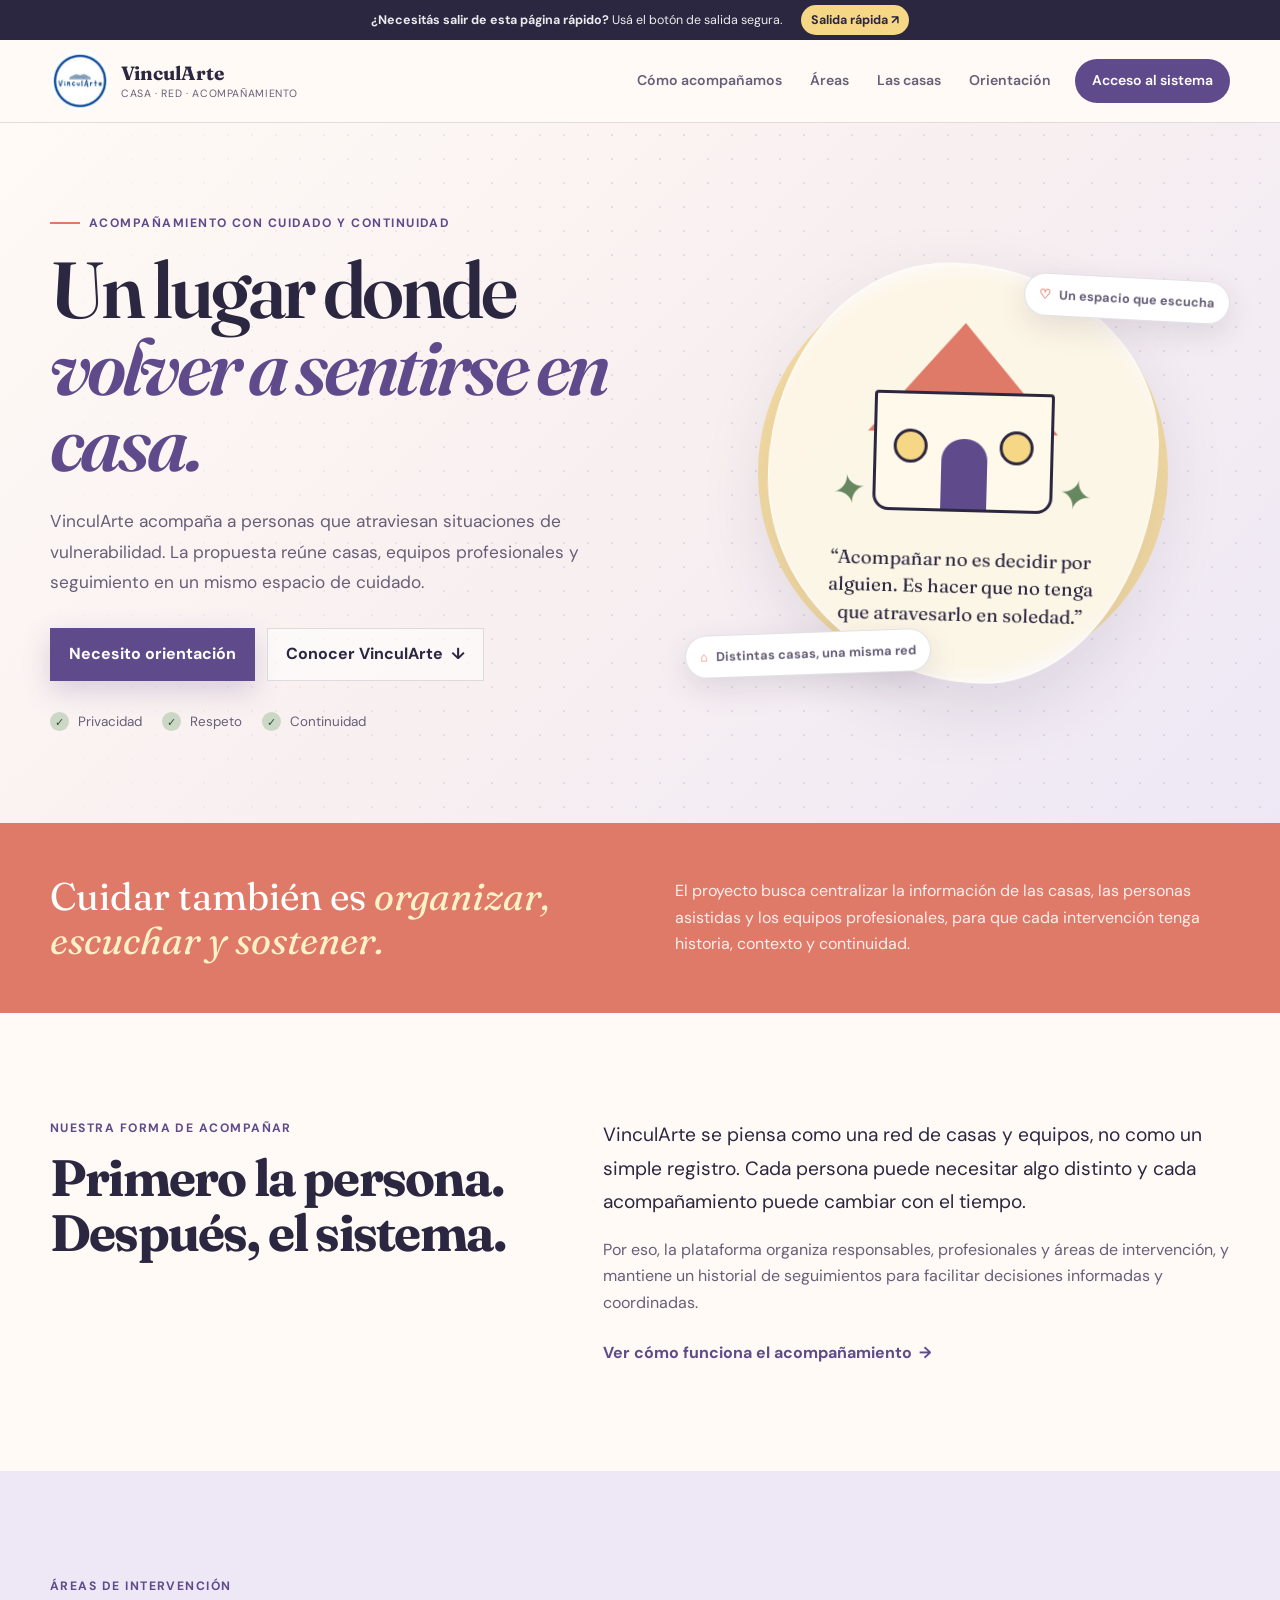
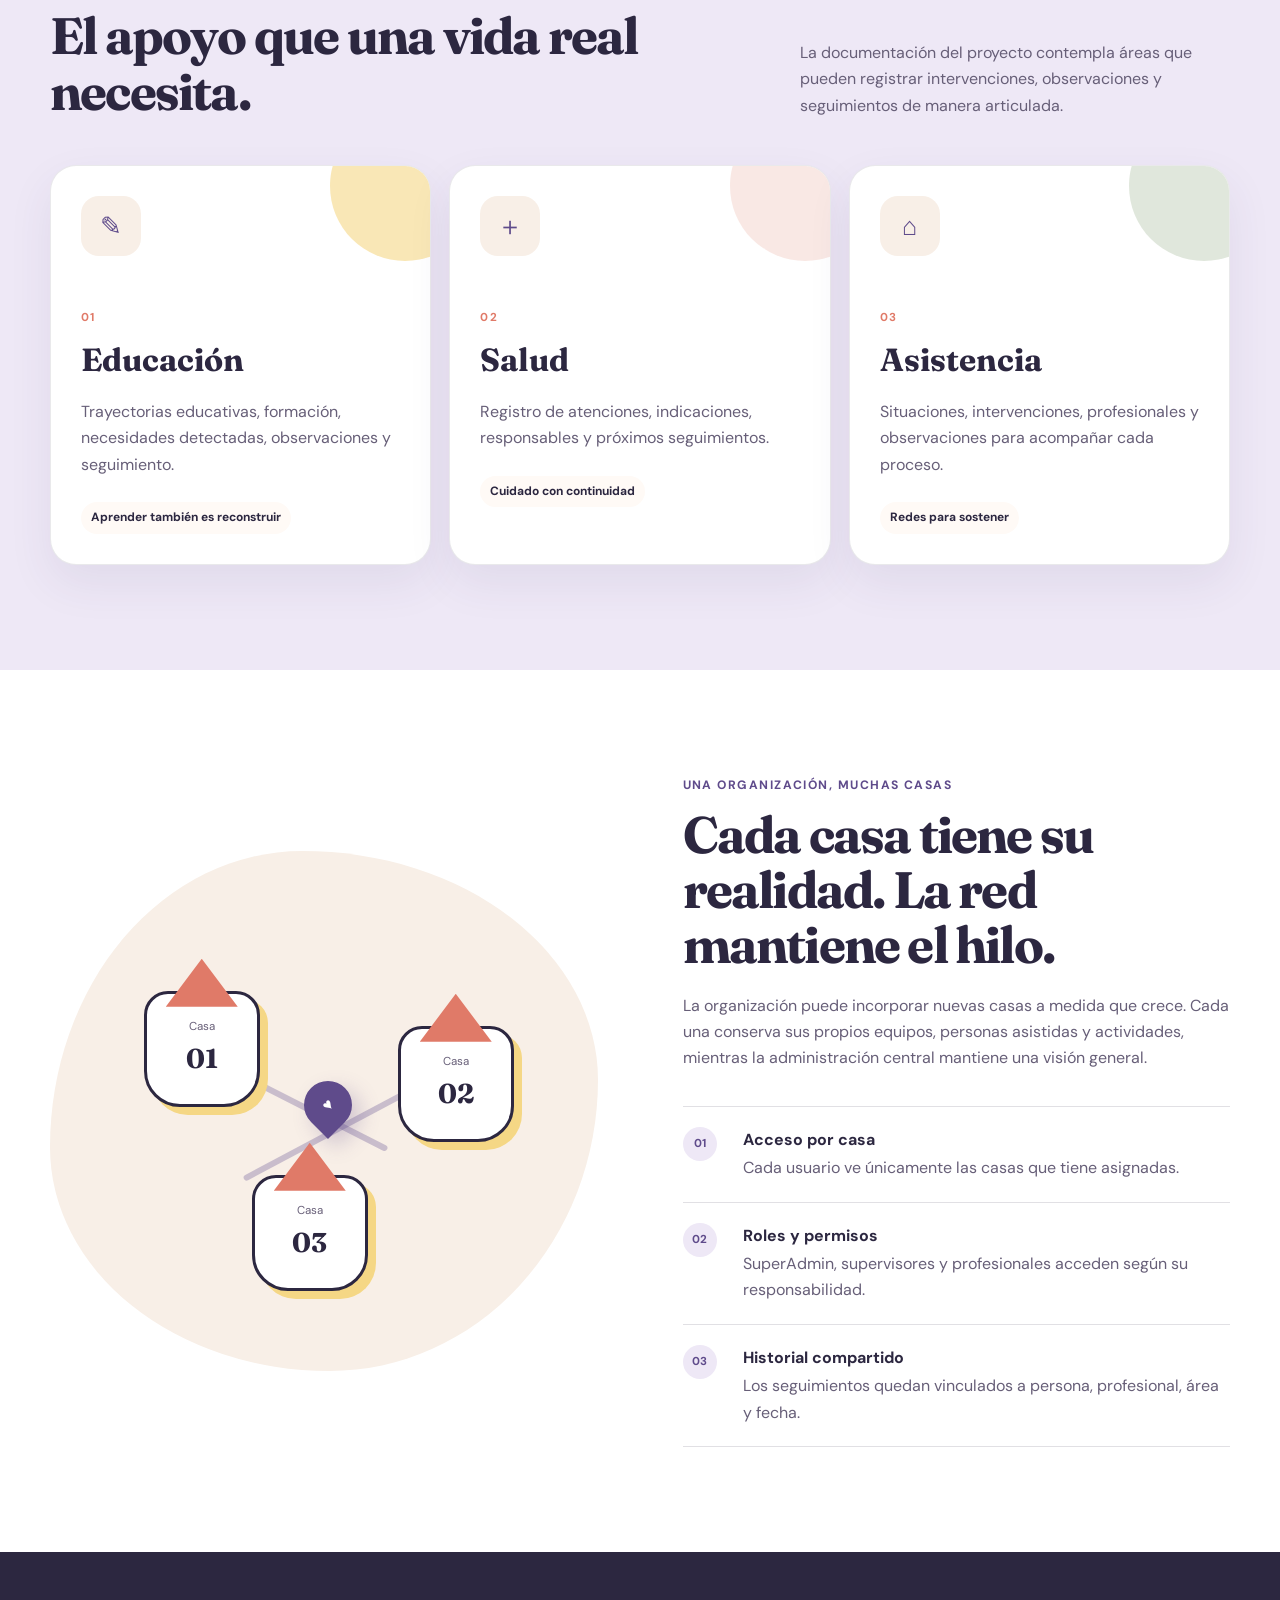
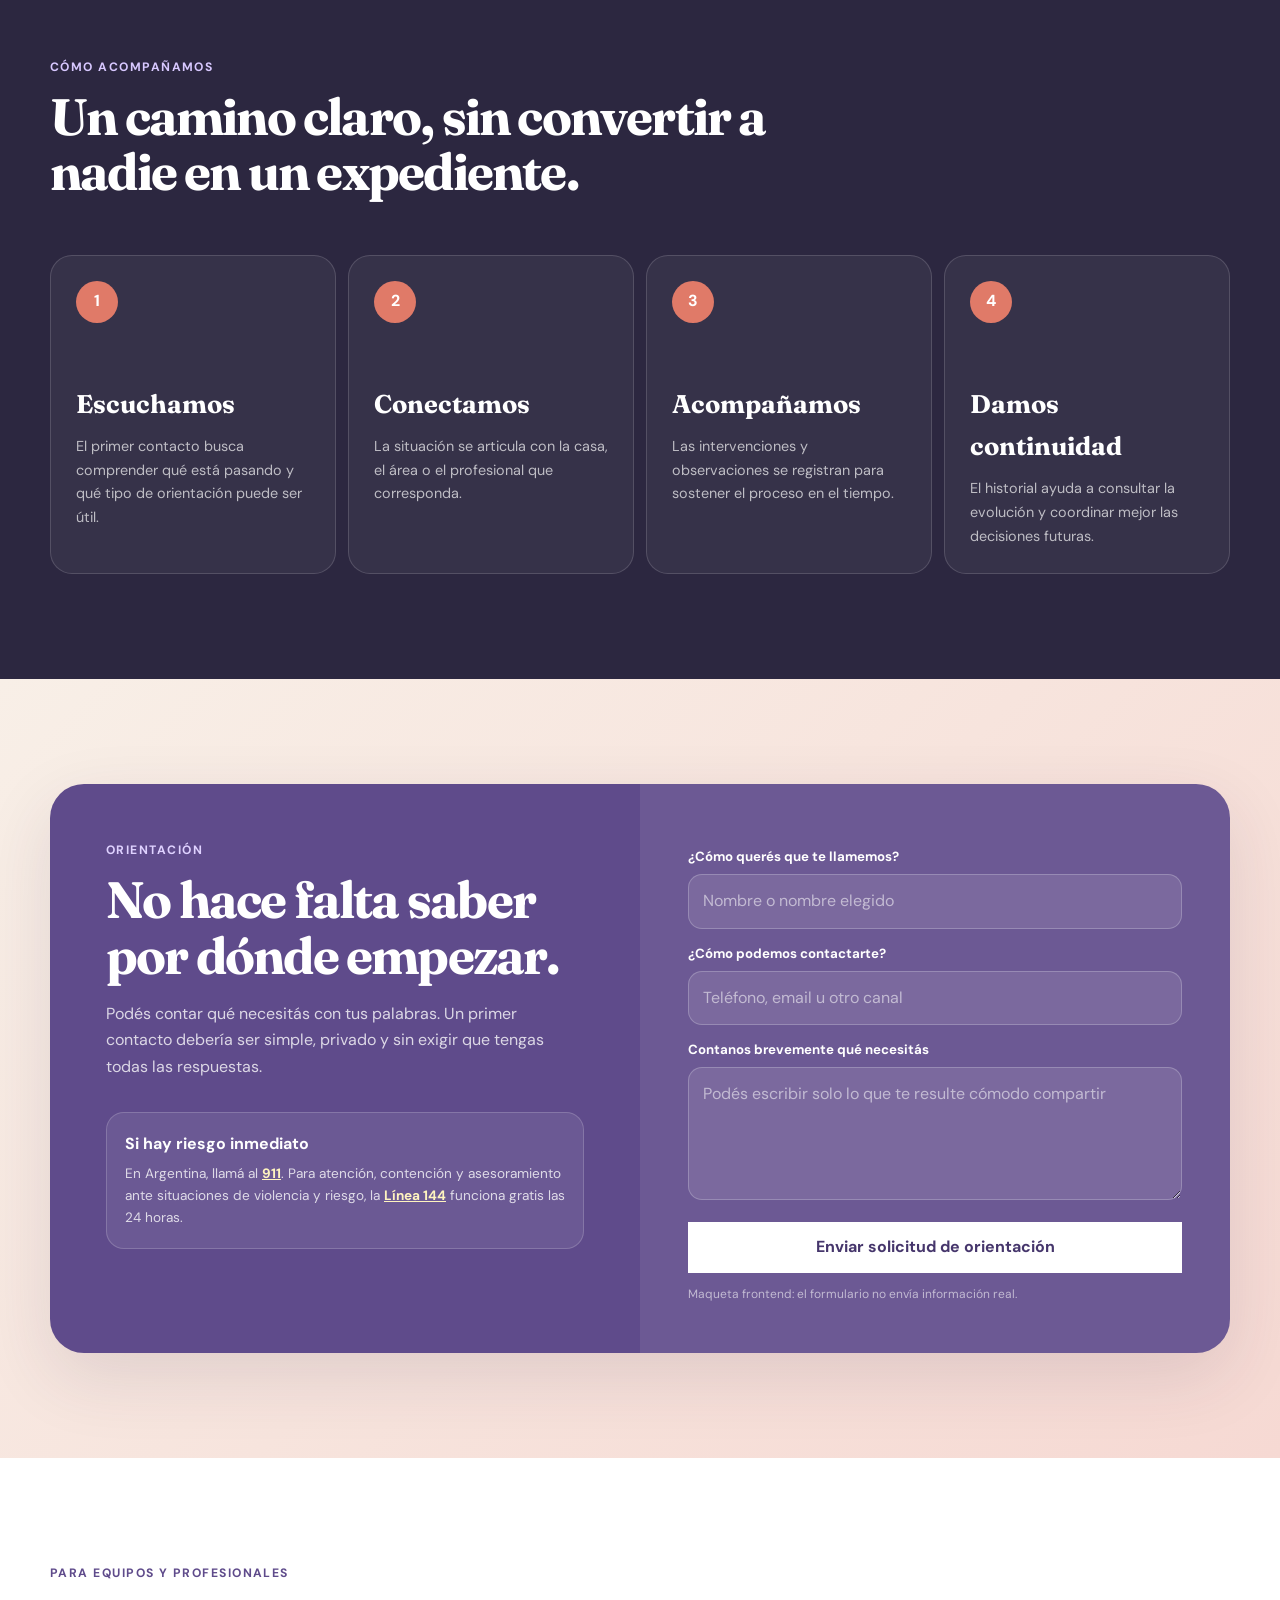
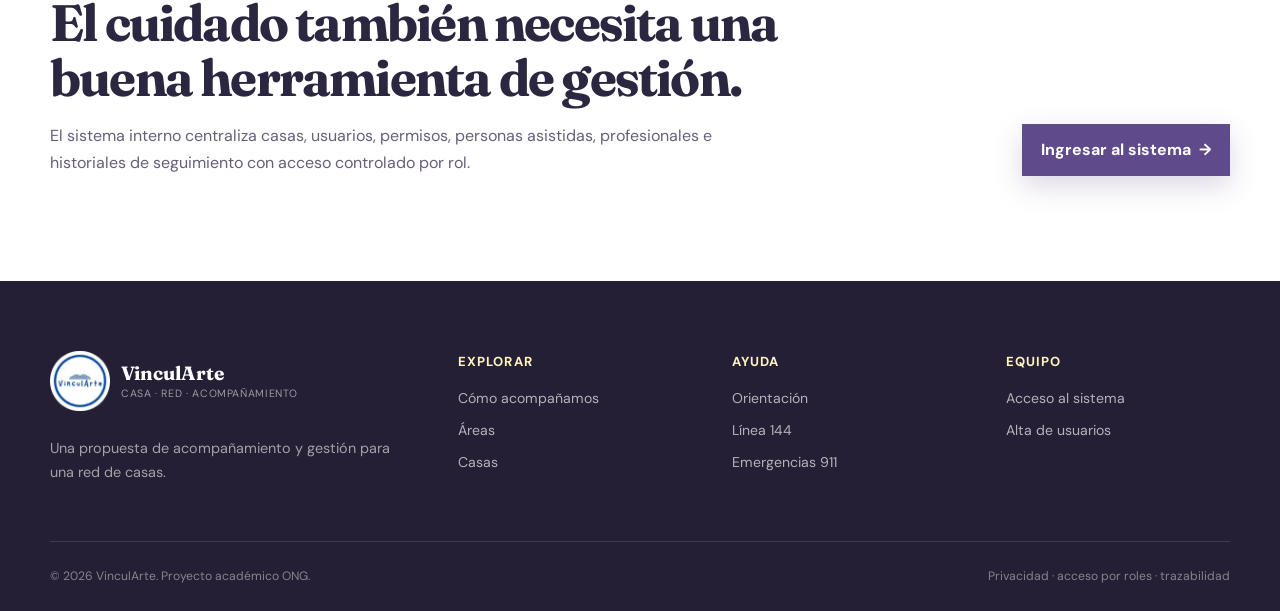
<file: index.html>
<!doctype html>
<html lang="es-AR">

<head>
  <meta charset="utf-8">
  <meta name="viewport" content="width=device-width, initial-scale=1">
  <meta name="description"
    content="VinculArte: acompañamiento, orientación y seguimiento para personas en situación de vulnerabilidad.">
  <meta name="theme-color" content="#5f4b8b">
  <title>VinculArte | Un lugar para volver a empezar</title>
  <link rel="preconnect" href="https://fonts.googleapis.com">
  <link rel="preconnect" href="https://fonts.gstatic.com" crossorigin>
  <link
    href="https://fonts.googleapis.com/css2?family=DM+Sans:wght@400;500;600;700&family=Fraunces:opsz,wght@9..144,600;9..144,700&display=swap"
    rel="stylesheet">
  <link rel="stylesheet" href="css/style.css">
  <script src="js/app.js" defer></script>
</head>

<body>
  <a class="skip-link" href="#contenido">Saltar al contenido</a>

  <div class="safety-strip">
    <div class="container safety-strip__inner">
      <p><strong>¿Necesitás salir de esta página rápido?</strong> Usá el botón de salida segura.</p>
      <button class="safe-exit" type="button" data-safe-exit>Salida rápida <span aria-hidden="true">↗</span></button>
    </div>
  </div>

  <header class="site-header">
    <nav class="nav container" aria-label="Navegación principal">
      <a class="brand" href="index.html" aria-label="VinculArte, inicio">
        <span class="brand-symbol" aria-hidden="true"><img class="brand-mark" aria-hidden="true" src="assets/image1.png"></img></span>
        <span class="brand-copy"><strong>VinculArte</strong><small>Casa · red · acompañamiento</small></span>
      </a>

      <button class="menu-toggle" type="button" aria-expanded="false" aria-controls="main-menu" aria-label="Abrir menú">
        <span></span><span></span><span></span>
      </button>

      <ul class="nav-list" id="main-menu">
        <li><a href="#acompanamiento">Cómo acompañamos</a></li>
        <li><a href="#areas">Áreas</a></li>
        <li><a href="#casas">Las casas</a></li>
        <li><a href="#orientacion">Orientación</a></li>
        <li><a class="nav-access" href="html/login.html">Acceso al sistema</a></li>
      </ul>
    </nav>
  </header>

  <main id="contenido">
    <section class="hero">
      <div class="hero-blob hero-blob--one" aria-hidden="true"></div>
      <div class="hero-blob hero-blob--two" aria-hidden="true"></div>
      <div class="container hero-grid">
        <div class="hero-copy reveal">
          <p class="eyebrow"><span></span> Acompañamiento con cuidado y continuidad</p>
          <h1>Un lugar donde<br><em>volver a sentirse en casa.</em></h1>
          <p class="hero-lead">VinculArte acompaña a personas que atraviesan situaciones de
            vulnerabilidad. La propuesta reúne casas, equipos profesionales y seguimiento en un mismo espacio de
            cuidado.</p>
          <div class="hero-actions">
            <a class="button button-primary" href="#orientacion">Necesito orientación</a>
            <a class="button button-ghost" href="#acompanamiento">Conocer VinculArte <span
                aria-hidden="true">↓</span></a>
          </div>
          <div class="trust-row" aria-label="Principios de acompañamiento">
            <span><i aria-hidden="true">✓</i> Privacidad</span>
            <span><i aria-hidden="true">✓</i> Respeto</span>
            <span><i aria-hidden="true">✓</i> Continuidad</span>
          </div>
        </div>

        <div class="hero-visual reveal" aria-label="Representación de una casa de acompañamiento">
          <div class="sun-shape" aria-hidden="true"></div>
          <div class="home-card">
            <div class="home-illustration" aria-hidden="true">
              <div class="roof"></div>
              <div class="house-body">
                <div class="window window--left"></div>
                <div class="door"></div>
                <div class="window window--right"></div>
              </div>
              <div class="plant plant--left">✦</div>
              <div class="plant plant--right">✦</div>
            </div>
            <blockquote>“Acompañar no es decidir por alguien. Es hacer que no tenga que atravesarlo en soledad.”
            </blockquote>
          </div>
          <div class="floating-note floating-note--top"><span aria-hidden="true">♡</span> Un espacio que escucha</div>
          <div class="floating-note floating-note--bottom"><span aria-hidden="true">⌂</span> Distintas casas, una misma
            red</div>
        </div>
      </div>
    </section>

    <section class="warm-band" aria-label="Presentación breve">
      <div class="container warm-band__grid">
        <p class="warm-band__big">Cuidar también es <em>organizar, escuchar y sostener.</em></p>
        <p>El proyecto busca centralizar la información de las casas, las personas asistidas y los equipos
          profesionales, para que cada intervención tenga historia, contexto y continuidad.</p>
      </div>
    </section>

    <section class="section section-story" id="acompanamiento">
      <div class="container story-grid">
        <div class="story-heading reveal">
          <p class="section-kicker">Nuestra forma de acompañar</p>
          <h2>Primero la persona.<br>Después, el sistema.</h2>
        </div>
        <div class="story-copy reveal">
          <p class="lead-copy">VinculArte se piensa como una red de casas y equipos, no como un simple registro. Cada
            persona puede necesitar algo distinto y cada acompañamiento puede cambiar con el tiempo.</p>
          <p>Por eso, la plataforma organiza responsables, profesionales y áreas de intervención, y mantiene un
            historial de seguimientos para facilitar decisiones informadas y coordinadas.</p>
          <a class="text-link" href="#proceso">Ver cómo funciona el acompañamiento <span aria-hidden="true">→</span></a>
        </div>
      </div>
    </section>

    <section class="section section-services" id="areas">
      <div class="container">
        <div class="section-title-row reveal">
          <div>
            <p class="section-kicker">Áreas de intervención</p>
            <h2>El apoyo que una vida real necesita.</h2>
          </div>
          <p>La documentación del proyecto contempla áreas que pueden registrar intervenciones, observaciones y
            seguimientos de manera articulada.</p>
        </div>

        <div class="service-grid">
          <article class="service-card service-card--education reveal">
            <div class="service-icon" aria-hidden="true">✎</div>
            <p class="service-number">01</p>
            <h3>Educación</h3>
            <p>Trayectorias educativas, formación, necesidades detectadas, observaciones y seguimiento.</p>
            <span class="service-tag">Aprender también es reconstruir</span>
          </article>
          <article class="service-card service-card--health reveal">
            <div class="service-icon" aria-hidden="true">＋</div>
            <p class="service-number">02</p>
            <h3>Salud</h3>
            <p>Registro de atenciones, indicaciones, responsables y próximos seguimientos.</p>
            <span class="service-tag">Cuidado con continuidad</span>
          </article>
          <article class="service-card service-card--assistance reveal">
            <div class="service-icon" aria-hidden="true">⌂</div>
            <p class="service-number">03</p>
            <h3>Asistencia</h3>
            <p>Situaciones, intervenciones, profesionales y observaciones para acompañar cada proceso.</p>
            <span class="service-tag">Redes para sostener</span>
          </article>
        </div>
      </div>
    </section>

    <section class="section section-houses" id="casas">
      <div class="container houses-grid">
        <div class="houses-art reveal" aria-hidden="true">
          <div class="houses-map">
            <span class="path path--one"></span>
            <span class="path path--two"></span>
            <div class="mini-house mini-house--a"><span>Casa</span><strong>01</strong></div>
            <div class="mini-house mini-house--b"><span>Casa</span><strong>02</strong></div>
            <div class="mini-house mini-house--c"><span>Casa</span><strong>03</strong></div>
            <div class="heart-pin">♥</div>
          </div>
        </div>
        <div class="houses-copy reveal">
          <p class="section-kicker">Una organización, muchas casas</p>
          <h2>Cada casa tiene su realidad. La red mantiene el hilo.</h2>
          <p>La organización puede incorporar nuevas casas a medida que crece. Cada una conserva sus propios equipos,
            personas asistidas y actividades, mientras la administración central mantiene una visión general.</p>
          <div class="feature-list">
            <div><span>01</span>
              <p><strong>Acceso por casa</strong> Cada usuario ve únicamente las casas que tiene asignadas.</p>
            </div>
            <div><span>02</span>
              <p><strong>Roles y permisos</strong> SuperAdmin, supervisores y profesionales acceden según su
                responsabilidad.</p>
            </div>
            <div><span>03</span>
              <p><strong>Historial compartido</strong> Los seguimientos quedan vinculados a persona, profesional, área y
                fecha.</p>
            </div>
          </div>
        </div>
      </div>
    </section>

    <section class="section process-section" id="proceso">
      <div class="container">
        <div class="process-heading reveal">
          <p class="section-kicker">Cómo acompañamos</p>
          <h2>Un camino claro, sin convertir a nadie en un expediente.</h2>
        </div>
        <ol class="process-grid">
          <li class="reveal"><span class="process-step">1</span>
            <h3>Escuchamos</h3>
            <p>El primer contacto busca comprender qué está pasando y qué tipo de orientación puede ser útil.</p>
          </li>
          <li class="reveal"><span class="process-step">2</span>
            <h3>Conectamos</h3>
            <p>La situación se articula con la casa, el área o el profesional que corresponda.</p>
          </li>
          <li class="reveal"><span class="process-step">3</span>
            <h3>Acompañamos</h3>
            <p>Las intervenciones y observaciones se registran para sostener el proceso en el tiempo.</p>
          </li>
          <li class="reveal"><span class="process-step">4</span>
            <h3>Damos continuidad</h3>
            <p>El historial ayuda a consultar la evolución y coordinar mejor las decisiones futuras.</p>
          </li>
        </ol>
      </div>
    </section>

    <section class="section orientation-section" id="orientacion">
      <div class="container orientation-card reveal">
        <div class="orientation-copy">
          <p class="section-kicker section-kicker--light">Orientación</p>
          <h2>No hace falta saber por dónde empezar.</h2>
          <p>Podés contar qué necesitás con tus palabras. Un primer contacto debería ser simple, privado y sin exigir
            que tengas todas las respuestas.</p>
          <div class="emergency-note">
            <strong>Si hay riesgo inmediato</strong>
            <p>En Argentina, llamá al <a href="tel:911">911</a>. Para atención, contención y asesoramiento ante
              situaciones de violencia y riesgo, la <a href="tel:144">Línea 144</a> funciona gratis las 24 horas.</p>
          </div>
        </div>
        <form class="orientation-form" id="orientation-form">
          <label for="nombre">¿Cómo querés que te llamemos?</label>
          <input id="nombre" name="nombre" type="text" autocomplete="name" placeholder="Nombre o nombre elegido">
          <label for="contacto">¿Cómo podemos contactarte?</label>
          <input id="contacto" name="contacto" type="text" placeholder="Teléfono, email u otro canal">
          <label for="mensaje">Contanos brevemente qué necesitás</label>
          <textarea id="mensaje" name="mensaje" rows="4"
            placeholder="Podés escribir solo lo que te resulte cómodo compartir"></textarea>
          <button class="button button-light-solid" type="submit">Enviar solicitud de orientación</button>
          <p class="form-note" id="form-status" role="status">Maqueta frontend: el formulario no envía información real.
          </p>
        </form>
      </div>
    </section>

    <section class="section internal-section">
      <div class="container internal-grid reveal">
        <div>
          <p class="section-kicker">Para equipos y profesionales</p>
          <h2>El cuidado también necesita una buena herramienta de gestión.</h2>
          <p>El sistema interno centraliza casas, usuarios, permisos, personas asistidas, profesionales e historiales de
            seguimiento con acceso controlado por rol.</p>
        </div>
        <a class="button button-primary" href="html/login.html">Ingresar al sistema <span aria-hidden="true">→</span></a>
      </div>
    </section>
  </main>

  <footer class="site-footer">
    <div class="container footer-grid">
      <div class="footer-brand">
        <a class="brand brand--footer" href="index.html" aria-label="VinculArte, inicio">
          <span class="brand-symbol brand-symbol--footer" aria-hidden="true"><img class="brand-mark-footer" aria-hidden="true" src="assets/image1.png"></img></span>
          <span class="brand-copy"><strong>VinculArte</strong><small>Casa · red · acompañamiento</small></span>
        </a>
        <p>Una propuesta de acompañamiento y gestión para una red de casas.</p>
      </div>
      <div class="footer-col"><strong>Explorar</strong><a href="#acompanamiento">Cómo acompañamos</a><a
          href="#areas">Áreas</a><a href="#casas">Casas</a></div>
      <div class="footer-col"><strong>Ayuda</strong><a href="#orientacion">Orientación</a><a href="tel:144">Línea
          144</a><a href="tel:911">Emergencias 911</a></div>
      <div class="footer-col"><strong>Equipo</strong><a href="html/login.html">Acceso al sistema</a><a
          href="html/register.html">Alta de usuarios</a></div>
    </div>
    <div class="container footer-bottom">
      <span>© 2026 VinculArte. Proyecto académico ONG.</span>
      <span>Privacidad · acceso por roles · trazabilidad</span>
    </div>
  </footer>
</body>

</html>
</file>
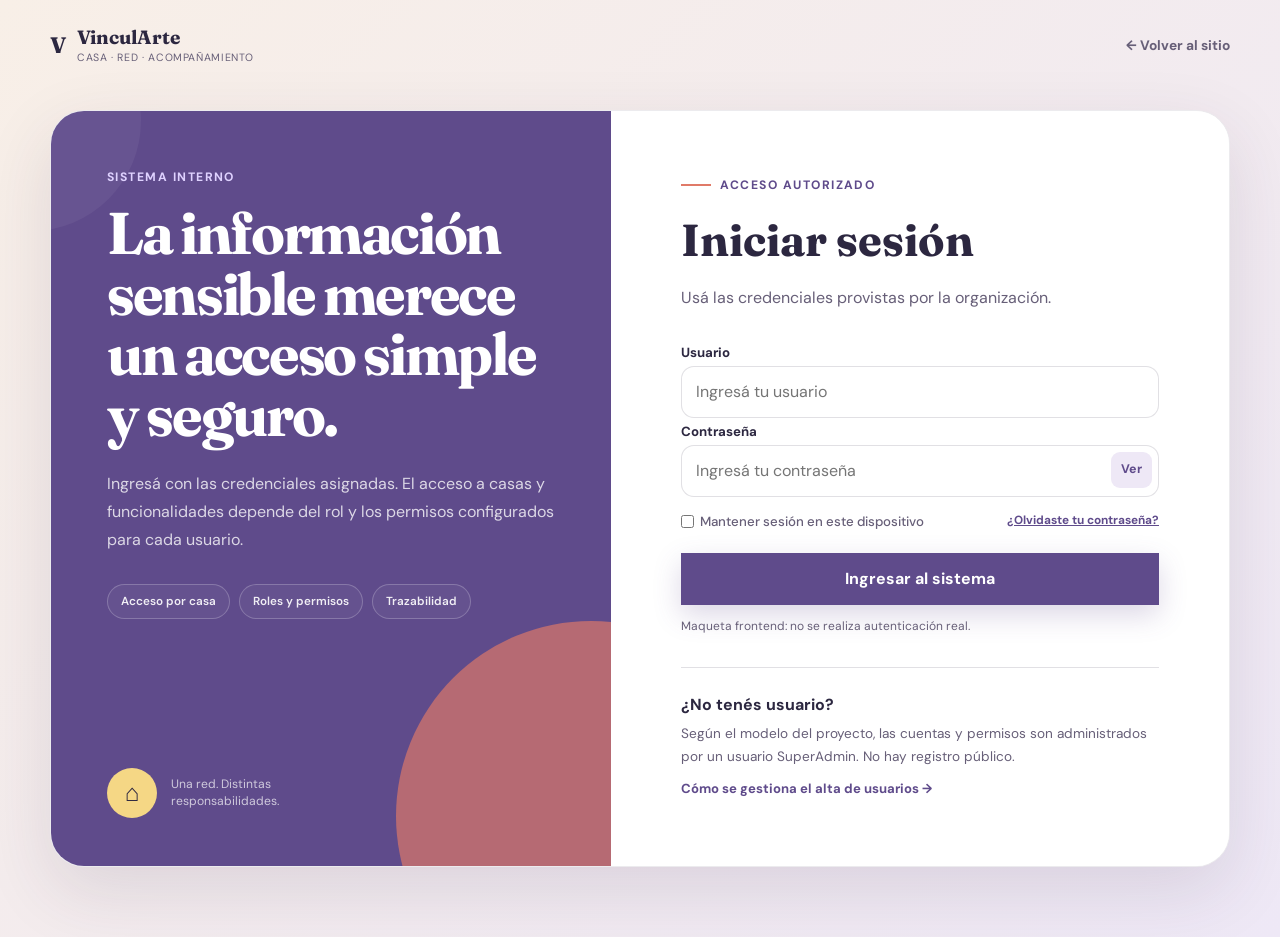
<file: login.html>
<!doctype html>
<html lang="es-AR">
<head>
  <meta charset="utf-8">
  <meta name="viewport" content="width=device-width, initial-scale=1">
  <meta name="description" content="Acceso seguro al sistema interno de VinculArte.">
  <meta name="theme-color" content="#5f4b8b">
  <title>Acceso al sistema | VinculArte</title>
  <link rel="preconnect" href="https://fonts.googleapis.com">
  <link rel="preconnect" href="https://fonts.gstatic.com" crossorigin>
  <link href="https://fonts.googleapis.com/css2?family=DM+Sans:wght@400;500;600;700&family=Fraunces:opsz,wght@9..144,600;9..144,700&display=swap" rel="stylesheet">
  <link rel="stylesheet" href="style.css">
  <script src="app.js" defer></script>
</head>
<body class="auth-body">
  <a class="skip-link" href="#contenido">Saltar al contenido</a>
  <header class="auth-header container">
    <a class="brand" href="index.html" aria-label="Volver al inicio de VinculArte">
      <span class="brand-symbol" aria-hidden="true"><span>V</span></span>
      <span class="brand-copy"><strong>VinculArte</strong><small>Casa · red · acompañamiento</small></span>
    </a>
    <a class="back-link" href="index.html">← Volver al sitio</a>
  </header>

  <main class="auth-main" id="contenido">
    <section class="auth-shell">
      <div class="auth-story">
        <p class="section-kicker section-kicker--light">Sistema interno</p>
        <h1>La información sensible merece un acceso simple y seguro.</h1>
        <p>Ingresá con las credenciales asignadas. El acceso a casas y funcionalidades depende del rol y los permisos configurados para cada usuario.</p>
        <div class="auth-principles">
          <span>Acceso por casa</span><span>Roles y permisos</span><span>Trazabilidad</span>
        </div>
        <div class="auth-house" aria-hidden="true"><span>⌂</span><small>Una red. Distintas responsabilidades.</small></div>
      </div>

      <div class="auth-form-panel">
        <div class="auth-form-heading">
          <p class="eyebrow"><span></span> Acceso autorizado</p>
          <h2>Iniciar sesión</h2>
          <p>Usá las credenciales provistas por la organización.</p>
        </div>
        <form class="auth-form" action="#" method="post" data-demo-form>
          <label for="usuario">Usuario</label>
          <input id="usuario" name="usuario" type="text" autocomplete="username" placeholder="Ingresá tu usuario" required>
          <label for="contrasenia">Contraseña</label>
          <div class="password-field">
            <input id="contrasenia" name="contrasenia" type="password" autocomplete="current-password" placeholder="Ingresá tu contraseña" minlength="8" required>
            <button type="button" class="password-toggle" data-password-toggle aria-label="Mostrar contraseña">Ver</button>
          </div>
          <div class="auth-helper"><label class="check-label"><input type="checkbox" name="recordar"> Mantener sesión en este dispositivo</label><a href="#">¿Olvidaste tu contraseña?</a></div>
          <button class="button button-primary button-full" type="submit">Ingresar al sistema</button>
          <p class="form-note" role="status" data-demo-status>Maqueta frontend: no se realiza autenticación real.</p>
        </form>
        <div class="auth-admin-note">
          <strong>¿No tenés usuario?</strong>
          <p>Según el modelo del proyecto, las cuentas y permisos son administrados por un usuario SuperAdmin. No hay registro público.</p>
          <a class="text-link" href="register.html">Cómo se gestiona el alta de usuarios →</a>
        </div>
      </div>
    </section>
  </main>
</body>
</html>
</file>
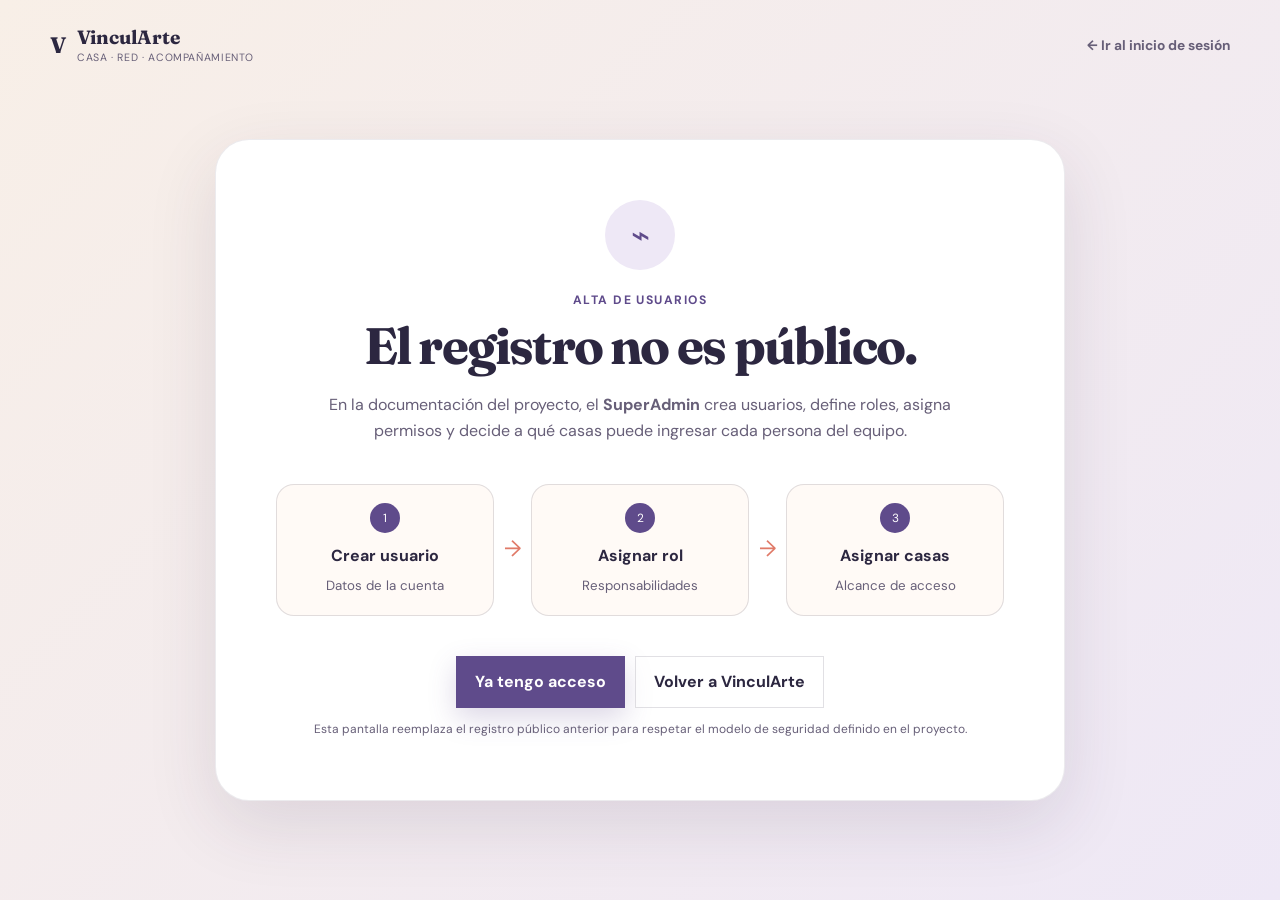
<file: register.html>
<!doctype html>
<html lang="es-AR">
<head>
  <meta charset="utf-8">
  <meta name="viewport" content="width=device-width, initial-scale=1">
  <meta name="description" content="Información sobre alta de usuarios y permisos en VinculArte.">
  <meta name="theme-color" content="#5f4b8b">
  <title>Alta de usuarios | VinculArte</title>
  <link rel="preconnect" href="https://fonts.googleapis.com">
  <link rel="preconnect" href="https://fonts.gstatic.com" crossorigin>
  <link href="https://fonts.googleapis.com/css2?family=DM+Sans:wght@400;500;600;700&family=Fraunces:opsz,wght@9..144,600;9..144,700&display=swap" rel="stylesheet">
  <link rel="stylesheet" href="style.css">
  <script src="app.js" defer></script>
</head>
<body class="auth-body">
  <header class="auth-header container">
    <a class="brand" href="index.html"><span class="brand-symbol" aria-hidden="true"><span>V</span></span><span class="brand-copy"><strong>VinculArte</strong><small>Casa · red · acompañamiento</small></span></a>
    <a class="back-link" href="login.html">← Ir al inicio de sesión</a>
  </header>
  <main class="admin-access-main">
    <section class="admin-access-card">
      <div class="admin-access-icon" aria-hidden="true">⌁</div>
      <p class="section-kicker">Alta de usuarios</p>
      <h1>El registro no es público.</h1>
      <p class="admin-access-lead">En la documentación del proyecto, el <strong>SuperAdmin</strong> crea usuarios, define roles, asigna permisos y decide a qué casas puede ingresar cada persona del equipo.</p>
      <div class="permission-flow" aria-label="Flujo de alta de usuario">
        <div><span>1</span><strong>Crear usuario</strong><small>Datos de la cuenta</small></div>
        <i aria-hidden="true">→</i>
        <div><span>2</span><strong>Asignar rol</strong><small>Responsabilidades</small></div>
        <i aria-hidden="true">→</i>
        <div><span>3</span><strong>Asignar casas</strong><small>Alcance de acceso</small></div>
      </div>
      <div class="admin-access-actions">
        <a class="button button-primary" href="login.html">Ya tengo acceso</a>
        <a class="button button-ghost" href="index.html">Volver a VinculArte</a>
      </div>
      <p class="form-note">Esta pantalla reemplaza el registro público anterior para respetar el modelo de seguridad definido en el proyecto.</p>
    </section>
  </main>
</body>
</html>
</file>
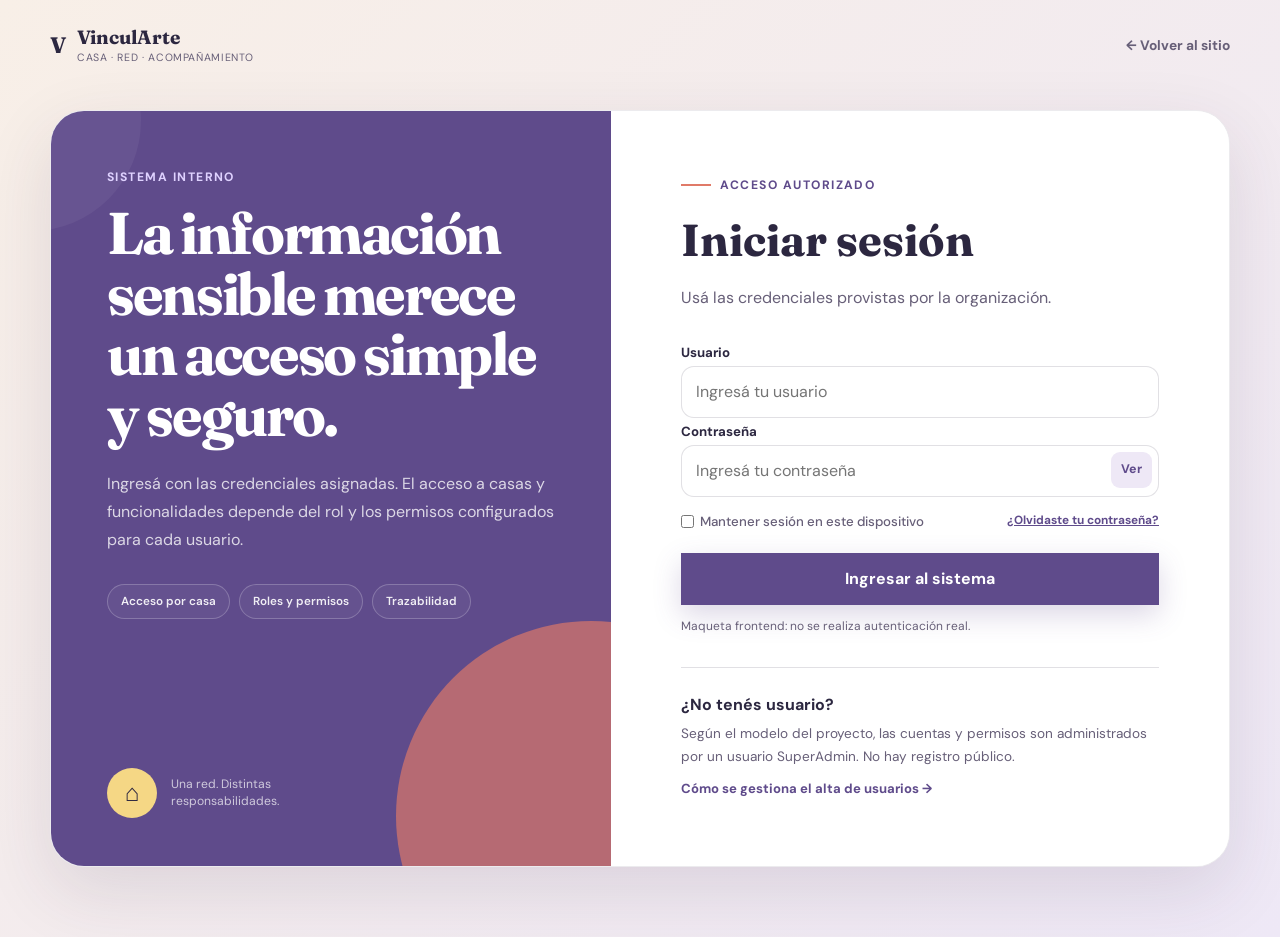
<file: html/login.html>
<!doctype html>
<html lang="es-AR">
<head>
  <meta charset="utf-8">
  <meta name="viewport" content="width=device-width, initial-scale=1">
  <meta name="description" content="Acceso seguro al sistema interno de VinculArte.">
  <meta name="theme-color" content="#5f4b8b">
  <title>Acceso al sistema | VinculArte</title>
  <link rel="preconnect" href="https://fonts.googleapis.com">
  <link rel="preconnect" href="https://fonts.gstatic.com" crossorigin>
  <link href="https://fonts.googleapis.com/css2?family=DM+Sans:wght@400;500;600;700&family=Fraunces:opsz,wght@9..144,600;9..144,700&display=swap" rel="stylesheet">
  <link rel="stylesheet" href="../css/style.css">
  <script src="../js/app.js" defer></script>
</head>
<body class="auth-body">
  <a class="skip-link" href="#contenido">Saltar al contenido</a>
  <header class="auth-header container">
    <a class="brand" href="../index.html" aria-label="Volver al inicio de VinculArte">
      <span class="brand-symbol" aria-hidden="true"><span>V</span></span>
      <span class="brand-copy"><strong>VinculArte</strong><small>Casa · red · acompañamiento</small></span>
    </a>
    <a class="back-link" href="../index.html">← Volver al sitio</a>
  </header>

  <main class="auth-main" id="contenido">
    <section class="auth-shell">
      <div class="auth-story">
        <p class="section-kicker section-kicker--light">Sistema interno</p>
        <h1>La información sensible merece un acceso simple y seguro.</h1>
        <p>Ingresá con las credenciales asignadas. El acceso a casas y funcionalidades depende del rol y los permisos configurados para cada usuario.</p>
        <div class="auth-principles">
          <span>Acceso por casa</span><span>Roles y permisos</span><span>Trazabilidad</span>
        </div>
        <div class="auth-house" aria-hidden="true"><span>⌂</span><small>Una red. Distintas responsabilidades.</small></div>
      </div>

      <div class="auth-form-panel">
        <div class="auth-form-heading">
          <p class="eyebrow"><span></span> Acceso autorizado</p>
          <h2>Iniciar sesión</h2>
          <p>Usá las credenciales provistas por la organización.</p>
        </div>
        <form class="auth-form" action="#" method="post" data-demo-form>
          <label for="usuario">Usuario</label>
          <input id="usuario" name="usuario" type="text" autocomplete="username" placeholder="Ingresá tu usuario" required>
          <label for="contrasenia">Contraseña</label>
          <div class="password-field">
            <input id="contrasenia" name="contrasenia" type="password" autocomplete="current-password" placeholder="Ingresá tu contraseña" minlength="8" required>
            <button type="button" class="password-toggle" data-password-toggle aria-label="Mostrar contraseña">Ver</button>
          </div>
          <div class="auth-helper"><label class="check-label"><input type="checkbox" name="recordar"> Mantener sesión en este dispositivo</label><a href="#">¿Olvidaste tu contraseña?</a></div>
          <button class="button button-primary button-full" type="submit">Ingresar al sistema</button>
          <p class="form-note" role="status" data-demo-status>Maqueta frontend: no se realiza autenticación real.</p>
        </form>
        <div class="auth-admin-note">
          <strong>¿No tenés usuario?</strong>
          <p>Según el modelo del proyecto, las cuentas y permisos son administrados por un usuario SuperAdmin. No hay registro público.</p>
          <a class="text-link" href="register.html">Cómo se gestiona el alta de usuarios →</a>
        </div>
      </div>
    </section>
  </main>
</body>
</html>
</file>
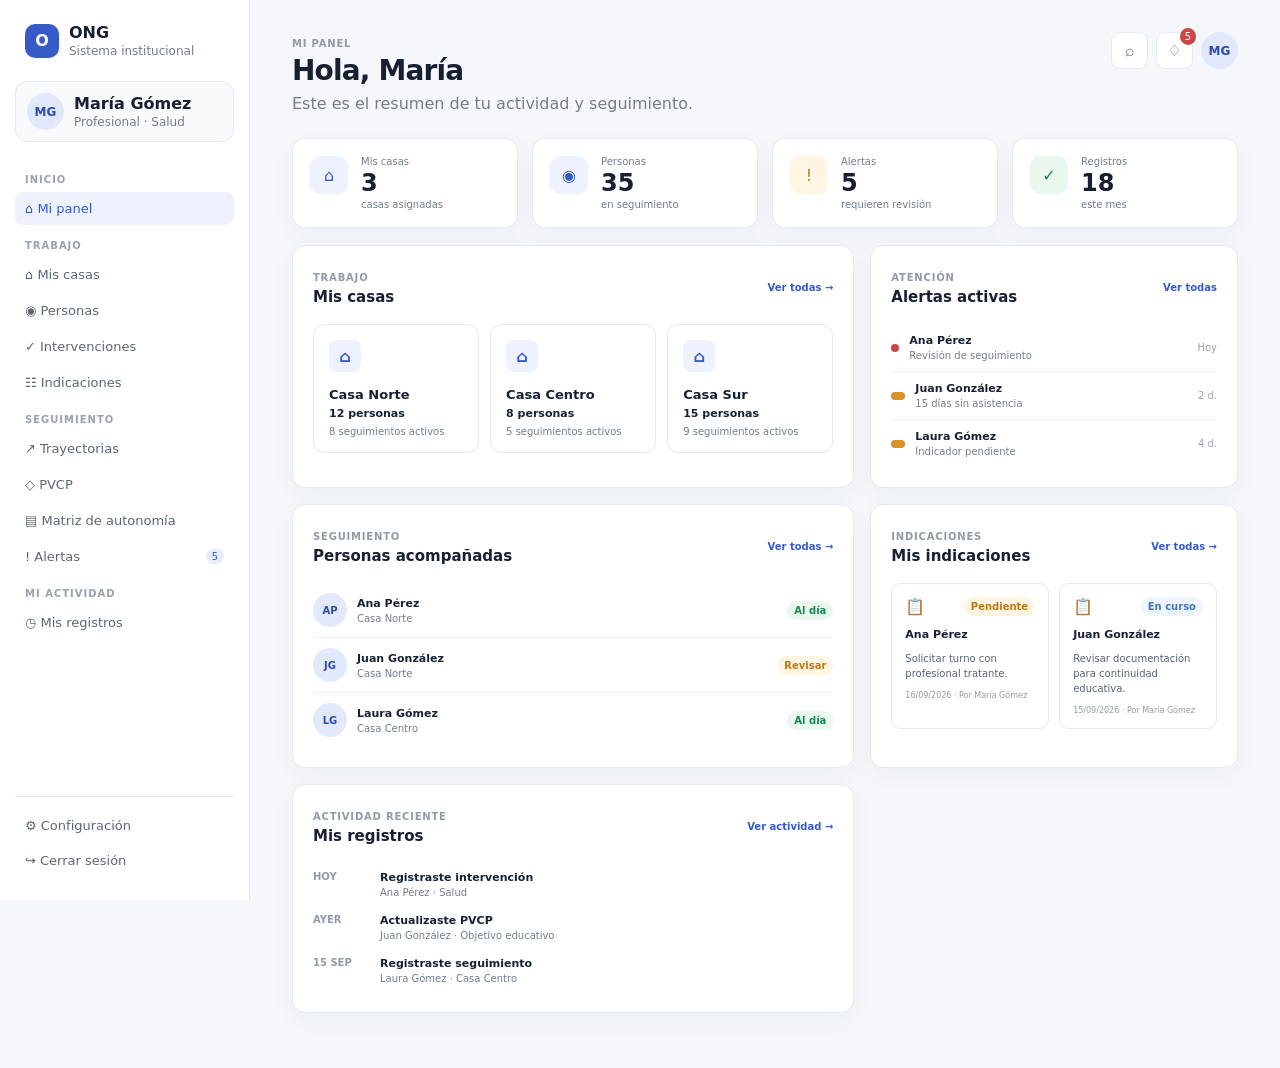
<file: html/profesional_ong_prototipo.html>
<!doctype html>
<html lang="es">
<head>
<meta charset="utf-8">
<meta name="viewport" content="width=device-width,initial-scale=1">
<title>ONG · Panel Profesional</title>
<link rel="stylesheet" href="../css/profesional_ong.css">
</head>
<body>
<div class="app">
<aside class="sidebar">
  <div class="brand"><b>O</b><div><strong>ONG</strong><small>Sistema institucional</small></div></div>
  <div class="user"><i>MG</i><div><strong>María Gómez</strong><small>Profesional · Salud</small></div></div>
  <nav>
    <label>INICIO</label><a href="#inicio" class="active">⌂ Mi panel</a>
    <label>TRABAJO</label><a href="#casas">⌂ Mis casas</a><a href="#personas">◉ Personas</a><a href="#indicaciones">✓ Intervenciones</a><a href="#indicaciones">☷ Indicaciones</a>
    <label>SEGUIMIENTO</label><a href="#trayectoria">↗ Trayectorias</a><a href="#pvcp">◇ PVCP</a><a href="#autonomia">▤ Matriz de autonomía</a><a href="#alertas">! Alertas <em>5</em></a>
    <label>MI ACTIVIDAD</label><a href="#actividad">◷ Mis registros</a>
  </nav>
  <div class="bottom"><a href="#">⚙ Configuración</a><a href="#">↪ Cerrar sesión</a></div>
</aside>

<main>
<section id="inicio" class="view">
<header><div><small class="eyebrow">MI PANEL</small><h1>Hola, María</h1><p>Este es el resumen de tu actividad y seguimiento.</p></div><div class="top-actions"><button>⌕</button><button>♢<sup>5</sup></button><i class="avatar">MG</i></div></header>
<div class="stats">
  <article><span>⌂</span><div>Mis casas<strong>3</strong><small>casas asignadas</small></div></article>
  <article><span>◉</span><div>Personas<strong>35</strong><small>en seguimiento</small></div></article>
  <article><span class="warn">!</span><div>Alertas<strong>5</strong><small>requieren revisión</small></div></article>
  <article><span class="ok">✓</span><div>Registros<strong>18</strong><small>este mes</small></div></article>
</div>
<div class="dashboard">
<section class="panel houses"><div class="panel-head"><div><small>TRABAJO</small><h2>Mis casas</h2></div><a href="#casas">Ver todas →</a></div>
<div class="house-grid">
<a class="house" href="#personas"><b>⌂</b><h3>Casa Norte</h3><strong>12 personas</strong><small>8 seguimientos activos</small></a>
<a class="house" href="#personas"><b>⌂</b><h3>Casa Centro</h3><strong>8 personas</strong><small>5 seguimientos activos</small></a>
<a class="house" href="#personas"><b>⌂</b><h3>Casa Sur</h3><strong>15 personas</strong><small>9 seguimientos activos</small></a>
</div></section>
<section class="panel"><div class="panel-head"><div><small>ATENCIÓN</small><h2>Alertas activas</h2></div><a href="#alertas">Ver todas</a></div>
<div class="list"><a href="#alertas"><b class="dot red"></b><div><strong>Ana Pérez</strong><small>Revisión de seguimiento</small></div><time>Hoy</time></a><a href="#alertas"><b class="dot orange"></b><div><strong>Juan González</strong><small>15 días sin asistencia</small></div><time>2 d.</time></a><a href="#alertas"><b class="dot orange"></b><div><strong>Laura Gómez</strong><small>Indicador pendiente</small></div><time>4 d.</time></a></div></section>
<section class="panel"><div class="panel-head"><div><small>SEGUIMIENTO</small><h2>Personas acompañadas</h2></div><a href="#personas">Ver todas →</a></div>
<div class="people"><a href="#legajo"><i>AP</i><div><strong>Ana Pérez</strong><small>Casa Norte</small></div><mark class="green">Al día</mark></a><a href="#legajo"><i>JG</i><div><strong>Juan González</strong><small>Casa Norte</small></div><mark class="orange">Revisar</mark></a><a href="#legajo"><i>LG</i><div><strong>Laura Gómez</strong><small>Casa Centro</small></div><mark class="green">Al día</mark></a></div></section>
<section class="panel indications"><div class="panel-head"><div><small>INDICACIONES</small><h2>Mis indicaciones</h2></div><a href="#indicaciones">Ver todas →</a></div>
<div class="cards"><article><span>📋</span><mark class="orange">Pendiente</mark><strong>Ana Pérez</strong><p>Solicitar turno con profesional tratante.</p><small>16/09/2026 · Por María Gómez</small></article><article><span>📋</span><mark class="blue">En curso</mark><strong>Juan González</strong><p>Revisar documentación para continuidad educativa.</p><small>15/09/2026 · Por María Gómez</small></article></div></section>
<section class="panel activity"><div class="panel-head"><div><small>ACTIVIDAD RECIENTE</small><h2>Mis registros</h2></div><a href="#actividad">Ver actividad →</a></div>
<div class="timeline"><div><time>HOY</time><p><strong>Registraste intervención</strong><small>Ana Pérez · Salud</small></p></div><div><time>AYER</time><p><strong>Actualizaste PVCP</strong><small>Juan González · Objetivo educativo</small></p></div><div><time>15 SEP</time><p><strong>Registraste seguimiento</strong><small>Laura Gómez · Casa Centro</small></p></div></div></section>
</div>
</section>

<section id="casas" class="view"><header><div><small class="eyebrow">TRABAJO</small><h1>Mis casas</h1><p>Casas y dispositivos con los que trabajás.</p></div></header><div class="house-grid big"><a class="house"><b>⌂</b><h3>Casa Norte</h3><strong>12 personas</strong><small>8 seguimientos · 4 alertas</small></a><a class="house"><b>⌂</b><h3>Casa Centro</h3><strong>8 personas</strong><small>5 seguimientos · 1 alerta</small></a><a class="house"><b>⌂</b><h3>Casa Sur</h3><strong>15 personas</strong><small>9 seguimientos · 2 alertas</small></a></div></section>

<section id="personas" class="view"><header><div><small class="eyebrow">TRABAJO</small><h1>Personas</h1><p>Personas con las que trabajás actualmente.</p></div><button class="primary">+ Registrar intervención</button></header><div class="filters"><input placeholder="⌕  Buscar por nombre o DNI..."><select><option>Todas las casas</option><option>Casa Norte</option><option>Casa Centro</option></select><select><option>Todos los estados</option><option>Al día</option><option>Revisión</option></select></div><section class="panel table"><table><thead><tr><th>PERSONA</th><th>CASA / DISPOSITIVO</th><th>ESTADO</th><th>ÚLTIMO SEGUIMIENTO</th><th></th></tr></thead><tbody>
<tr><td><a href="#legajo" class="person">AP <strong>Ana Pérez</strong></a></td><td>Casa Norte</td><td><mark class="green">Al día</mark></td><td>18/09/2026</td><td><a href="#legajo">Ver legajo →</a></td></tr>
<tr><td><a href="#legajo" class="person">JG <strong>Juan González</strong></a></td><td>Casa Norte</td><td><mark class="orange">Revisión</mark></td><td>15/09/2026</td><td><a href="#legajo">Ver legajo →</a></td></tr>
<tr><td><a href="#legajo" class="person">LG <strong>Laura Gómez</strong></a></td><td>Casa Centro</td><td><mark class="green">Al día</mark></td><td>15/09/2026</td><td><a href="#legajo">Ver legajo →</a></td></tr>
<tr><td><a href="#legajo" class="person">CR <strong>Carlos Rodríguez</strong></a></td><td>Casa Sur</td><td><mark class="blue">En proceso</mark></td><td>12/09/2026</td><td><a href="#legajo">Ver legajo →</a></td></tr>
</tbody></table></section></section>

<section id="indicaciones" class="view"><header><div><small class="eyebrow">TRABAJO</small><h1>Indicaciones</h1><p>Indicaciones propias y de otros profesionales.</p></div></header><div class="tabs"><a class="selected" href="#indicaciones">Todas</a><a href="#mis-indicaciones">Mis indicaciones</a><a href="#otros">Otros profesionales</a></div><div class="indication-list">
<article class="indication"><i>AP</i><div><div class="row-title"><strong>Ana Pérez</strong><mark class="orange">Pendiente</mark></div><b>Lic. María Gómez · Salud</b><p>Solicitar turno con profesional tratante y registrar resultado.</p><small>16/09/2026</small></div></article>
<article class="indication"><i>AP</i><div><div class="row-title"><strong>Ana Pérez</strong><mark class="green">Realizada</mark></div><b>Prof. Juan Rodríguez · Educación</b><p>Verificar continuidad educativa y registrar asistencia.</p><small>15/09/2026</small></div></article>
<article class="indication"><i>JG</i><div><div class="row-title"><strong>Juan González</strong><mark class="blue">En curso</mark></div><b>Lic. María Gómez · Salud</b><p>Revisar documentación disponible para continuidad de atención.</p><small>14/09/2026</small></div></article>
</div></section>

<section id="trayectoria" class="view"><header><div><small class="eyebrow">SEGUIMIENTO</small><h1>Trayectoria institucional</h1><p>Ana Pérez · registro cronológico de intervenciones.</p></div><button class="primary">+ Nueva intervención</button></header><section class="panel"><div class="vertical"><article><time>18 SEP<br>2026</time><div><label>ENTREVISTA</label><h3>Seguimiento individual</h3><p>Se revisó el estado actual y los próximos pasos acordados.</p><small>María Gómez · Casa Norte</small></div></article><article><time>10 SEP<br>2026</time><div><label>ACOMPAÑAMIENTO</label><h3>Atención de salud</h3><p>Acompañamiento a turno con profesional tratante.</p><small>María Gómez · Salud</small></div></article><article><time>02 SEP<br>2026</time><div><label>TALLER</label><h3>Participación en actividad</h3><p>Registro de participación y observaciones.</p><small>Equipo institucional</small></div></article><article><time>25 AGO<br>2026</time><div><label>INGRESO</label><h3>Ingreso a Casa Norte</h3><p>Inicio de estadía y apertura del legajo único integral.</p><small>Equipo institucional</small></div></article></div></section></section>

<section id="pvcp" class="view"><header><div><small class="eyebrow">SEGUIMIENTO</small><h1>Proyecto de Vida Centrado en la Persona</h1><p>Objetivos, acciones, responsables e indicadores de evolución.</p></div><button class="primary">+ Nuevo objetivo</button></header><div class="goal-grid"><article class="goal"><div><label>EDUCACIÓN</label><mark class="blue">En proceso</mark></div><h2>Retomar estudios secundarios</h2><p>Objetivo a mediano plazo.</p><progress value="70" max="100"></progress><strong>70%</strong><ul><li>✓ Averiguar institución</li><li>✓ Realizar inscripción</li><li>○ Sostener asistencia</li></ul><footer>Responsable: María Gómez · Revisión: 30/09/2026</footer></article><article class="goal"><div><label>LABORAL</label><mark class="orange">Pendiente</mark></div><h2>Iniciar búsqueda laboral</h2><p>Objetivo a mediano plazo.</p><progress value="35" max="100"></progress><strong>35%</strong><ul><li>✓ Actualizar CV</li><li>○ Realizar entrevistas</li><li>○ Sostener empleo</li></ul><footer>Responsable: Equipo · Revisión: 15/10/2026</footer></article></div></section>

<section id="autonomia" class="view"><header><div><small class="eyebrow">SEGUIMIENTO</small><h1>Matriz de autonomía / egreso</h1><p>Ana Pérez · evaluación por dimensiones.</p></div><button class="primary">Registrar evaluación</button></header><section class="panel table"><table><thead><tr><th>DIMENSIÓN</th><th>SITUACIÓN ACTUAL</th><th>NIVEL</th><th>INDICADOR</th><th>REVISIÓN</th></tr></thead><tbody><tr><td>🏠 Habitacional</td><td>En búsqueda de alternativa</td><td><mark class="blue">Acompañada</mark></td><td>Búsqueda activa</td><td>30/09</td></tr><tr><td>💰 Económica</td><td>Maneja ingresos con apoyo</td><td><mark class="orange">Parcial</mark></td><td>Registro de gastos</td><td>15/10</td></tr><tr><td>🎓 Educativa</td><td>Cursa secundaria</td><td><mark class="green">Sostenida</mark></td><td>Asistencia</td><td>30/09</td></tr><tr><td>💼 Laboral</td><td>Busca empleo</td><td><mark class="blue">En proceso</mark></td><td>Entrevistas</td><td>15/10</td></tr><tr><td>❤️ Vincular</td><td>Red estable</td><td><mark class="green">Sostenida</mark></td><td>Referentes activos</td><td>30/09</td></tr><tr><td>🏥 Salud</td><td>Asiste a controles</td><td><mark class="orange">Parcial</mark></td><td>Asistencia a turnos</td><td>30/09</td></tr></tbody></table></section></section>

<section id="alertas" class="view"><header><div><small class="eyebrow">SEGUIMIENTO</small><h1>Alertas</h1><p>Indicadores que requieren atención o seguimiento.</p></div></header><div class="alert-stats"><div><b>2</b><small>Críticas</small></div><div><b>5</b><small>Importantes</small></div><div><b>8</b><small>Preventivas</small></div></div><section class="panel indication-list"><article class="alert-card red"><b></b><div><label>CRÍTICA</label><h3>Ana Pérez · Revisión de seguimiento</h3><p>Se requiere actualizar el seguimiento y registrar próximos pasos.</p><small>Detectada hoy</small></div><button>Ver persona</button></article><article class="alert-card"><b></b><div><label>EDUCACIÓN</label><h3>Juan González · 15 días sin asistencia registrada</h3><p>Alerta automática por ausencia prolongada.</p><small>Detectada 17/09/2026</small></div><button>Ver persona</button></article></section></section>

<section id="actividad" class="view"><header><div><small class="eyebrow">MI ACTIVIDAD</small><h1>Mis registros</h1><p>Historial de acciones realizadas por vos.</p></div></header><section class="panel"><div class="vertical"><article><time>HOY<br>09:10</time><div><label>INTERVENCIÓN</label><h3>Registraste una intervención</h3><p>Ana Pérez · Seguimiento de salud.</p></div></article><article><time>AYER<br>16:30</time><div><label>PVCP</label><h3>Actualizaste un objetivo</h3><p>Juan González · Objetivo educativo.</p></div></article></div></section></section>

<section id="legajo" class="view record"><header class="record-head"><a href="#personas">← Personas</a><div class="identity"><i class="avatar big">AP</i><div><small class="eyebrow">LEGAJO ÚNICO INTEGRAL · Nº 00124</small><h1>Ana Pérez</h1><p>DNI 32.XXX.XXX · Casa Norte · <mark class="green">Activa</mark></p></div></div><button class="primary">+ Registrar intervención</button></header>
<nav class="record-tabs"><a class="selected" href="#legajo">Resumen</a><a href="#trayectoria">Trayectoria</a><a href="#salud">Salud</a><a href="#educacion">Educación</a><a href="#trabajo">Trabajo</a><a href="#vinculos">Vínculos</a><a href="#pvcp">PVCP</a><a href="#autonomia">Autonomía</a><a href="#documentacion">Documentación</a></nav>
<div class="record-grid"><section class="panel"><div class="panel-head"><div><small>IDENTIFICACIÓN</small><h2>Datos personales</h2></div><a href="#">Editar</a></div><div class="data"><div><small>Fecha de nacimiento</small><strong>14/05/1991</strong></div><div><small>Edad</small><strong>35 años</strong></div><div><small>Género / autopercepción</small><strong>Mujer</strong></div><div><small>Nacionalidad</small><strong>Argentina</strong></div><div><small>Estado civil</small><strong>Soltera</strong></div><div><small>Teléfono</small><strong>342 XXX XXXX</strong></div><div><small>Domicilio actual</small><strong>Casa Norte</strong></div><div><small>Referente institucional</small><strong>María Gómez</strong></div></div></section>
<section class="panel"><div class="panel-head"><div><small>ATENCIÓN</small><h2>Alertas activas</h2></div><a href="#alertas">Ver todas</a></div><div class="list"><div><b class="dot red"></b><div><strong>Revisión de seguimiento</strong><small>Actualizar próximos pasos.</small></div></div><div><b class="dot orange"></b><div><strong>Indicador PVCP</strong><small>Revisión próxima.</small></div></div></div></section>
<section class="panel"><div class="panel-head"><div><small>EVOLUCIÓN</small><h2>Últimas intervenciones</h2></div><a href="#trayectoria">Ver trayectoria →</a></div><div class="timeline"><div><time>18 SEP</time><p><strong>Entrevista de seguimiento</strong><small>María Gómez · Salud · Casa Norte</small></p></div><div><time>10 SEP</time><p><strong>Acompañamiento a atención</strong><small>María Gómez · Salud</small></p></div><div><time>02 SEP</time><p><strong>Participación en taller</strong><small>Equipo institucional</small></p></div></div></section>
<section class="panel"><div class="panel-head"><div><small>PLANIFICACIÓN</small><h2>Objetivos actuales</h2></div><a href="#pvcp">Ver PVCP</a></div><div class="mini"><strong>Retomar estudios secundarios</strong><small>70% · En proceso</small></div><div class="mini"><strong>Iniciar búsqueda laboral</strong><small>35% · Pendiente</small></div></section></div></section>

<section id="salud" class="view detail"><header><div><small class="eyebrow">LEGAJO · ANA PÉREZ</small><h1>Salud</h1><p>Información de salud y seguimiento.</p></div><button class="primary">+ Registrar atención</button></header><div class="record-grid"><section class="panel"><h2>Información de salud</h2><div class="data"><div><small>Discapacidad</small><strong>No registrada</strong></div><div><small>CUD</small><strong>No registrado</strong></div><div><small>Obra social</small><strong>—</strong></div><div><small>Efector</small><strong>Centro de Salud Norte</strong></div><div><small>Alergias</small><strong>Sin registro</strong></div><div><small>Antecedentes</small><strong>Ver historial</strong></div></div></section><section class="panel"><h2>Medicaciones</h2><div class="empty">No hay medicaciones activas registradas.</div></section></div></section>

<section id="educacion" class="view detail"><header><div><small class="eyebrow">LEGAJO · ANA PÉREZ</small><h1>Educación</h1><p>Trayectoria educativa, situación actual e indicadores.</p></div></header><div class="record-grid"><section class="panel"><h2>Situación actual</h2><div class="data"><div><small>Institución</small><strong>Escuela Secundaria Nº 12</strong></div><div><small>Nivel</small><strong>Secundario</strong></div><div><small>Horario</small><strong>18:00 · 22:00</strong></div><div><small>Asistencia</small><strong>82%</strong></div></div></section><section class="panel"><h2>Indicadores</h2><div class="metric">Continuidad <b>82%</b><progress value="82" max="100"></progress></div><div class="metric">Asistencia mensual <b>90%</b><progress value="90" max="100"></progress></div></section></div></section>

<section id="trabajo" class="view detail"><header><div><small class="eyebrow">LEGAJO · ANA PÉREZ</small><h1>Trabajo y economía</h1><p>Experiencias laborales, formación, ingresos y autonomía económica.</p></div></header><div class="record-grid"><section class="panel"><h2>Trabajo</h2><div class="data"><div><small>Situación</small><strong>Búsqueda laboral</strong></div><div><small>CV</small><strong>Actualizado</strong></div><div><small>Intereses</small><strong>Gastronomía, atención al público</strong></div></div></section><section class="panel"><h2>Economía</h2><div class="data"><div><small>Ingresos</small><strong>Registrados</strong></div><div><small>Programas sociales</small><strong>1 activo</strong></div><div><small>Autonomía financiera</small><strong>En proceso</strong></div></div></section></div></section>

<section id="vinculos" class="view detail"><header><div><small class="eyebrow">LEGAJO · ANA PÉREZ</small><h1>Vínculos y redes</h1><p>Redes de apoyo y referencias afectivas.</p></div><button class="primary">+ Nuevo vínculo</button></header><section class="panel network"><div class="center"><i class="avatar big">AP</i><strong>Ana Pérez</strong></div><div class="node n1"><i>MP</i><strong>Madre</strong><small>Protector</small></div><div class="node n2"><i>HP</i><strong>Hermano</strong><small>Ambivalente</small></div><div class="node n3"><i>LG</i><strong>Referente</strong><small>Protector</small></div></section><section class="panel"><h2>Detalle de vínculos</h2><div class="simple"><div><strong>Madre · María Pérez</strong><small>Frecuencia: semanal</small><p>Referencia afectiva activa. Sin restricciones registradas.</p></div><div><strong>Hermano · Hugo Pérez</strong><small>Frecuencia: mensual</small><p>Vínculo ambivalente. Conflictos ocasionales.</p></div></div></section></section>

<section id="documentacion" class="view detail"><header><div><small class="eyebrow">LEGAJO · ANA PÉREZ</small><h1>Documentación</h1><p>Documentos y archivos asociados al legajo.</p></div><button class="primary">+ Subir archivo</button></header><div class="documents"><article><b>PDF</b><div><strong>DNI</strong><small>dni-ana-perez.pdf · 14/08/2026</small></div><span>•••</span></article><article><b>PDF</b><div><strong>Acuerdo firmado</strong><small>acuerdo-ingreso.pdf · 25/08/2026</small></div><span>•••</span></article><article><b>PDF</b><div><strong>Reglamento</strong><small>reglamento.pdf · 25/08/2026</small></div><span>•••</span></article><article><b>PDF</b><div><strong>Informe previo</strong><small>informe-2025.pdf · 02/09/2026</small></div><span>•••</span></article></div></section>

</main></div>
</body></html>
</file>
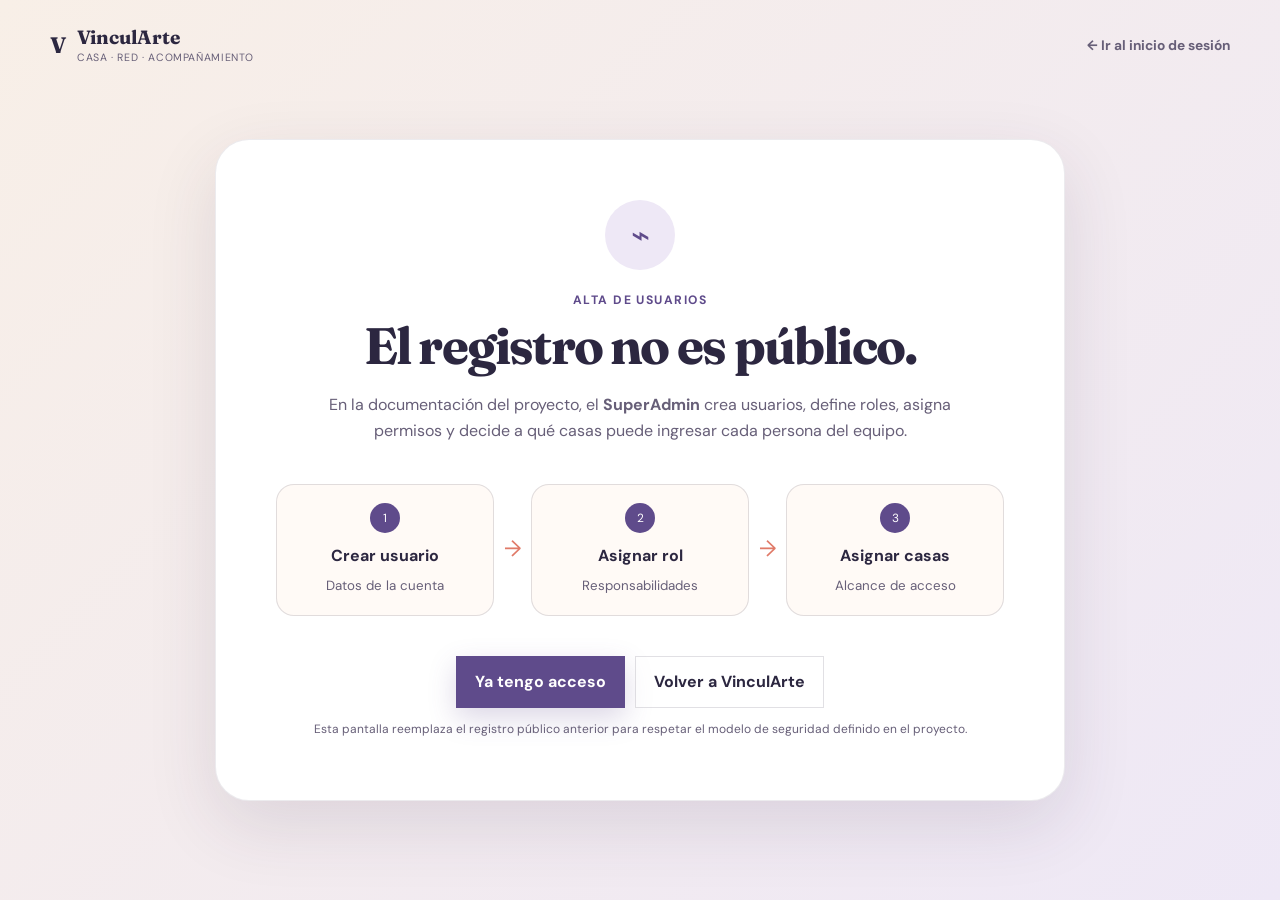
<file: html/register.html>
<!doctype html>
<html lang="es-AR">
<head>
  <meta charset="utf-8">
  <meta name="viewport" content="width=device-width, initial-scale=1">
  <meta name="description" content="Información sobre alta de usuarios y permisos en VinculArte.">
  <meta name="theme-color" content="#5f4b8b">
  <title>Alta de usuarios | VinculArte</title>
  <link rel="preconnect" href="https://fonts.googleapis.com">
  <link rel="preconnect" href="https://fonts.gstatic.com" crossorigin>
  <link href="https://fonts.googleapis.com/css2?family=DM+Sans:wght@400;500;600;700&family=Fraunces:opsz,wght@9..144,600;9..144,700&display=swap" rel="stylesheet">
  <link rel="stylesheet" href="../css/style.css">
  <script src="../js/app.js" defer></script>
</head>
<body class="auth-body">
  <header class="auth-header container">
    <a class="brand" href="../index.html"><span class="brand-symbol" aria-hidden="true"><span>V</span></span><span class="brand-copy"><strong>VinculArte</strong><small>Casa · red · acompañamiento</small></span></a>
    <a class="back-link" href="login.html">← Ir al inicio de sesión</a>
  </header>
  <main class="admin-access-main">
    <section class="admin-access-card">
      <div class="admin-access-icon" aria-hidden="true">⌁</div>
      <p class="section-kicker">Alta de usuarios</p>
      <h1>El registro no es público.</h1>
      <p class="admin-access-lead">En la documentación del proyecto, el <strong>SuperAdmin</strong> crea usuarios, define roles, asigna permisos y decide a qué casas puede ingresar cada persona del equipo.</p>
      <div class="permission-flow" aria-label="Flujo de alta de usuario">
        <div><span>1</span><strong>Crear usuario</strong><small>Datos de la cuenta</small></div>
        <i aria-hidden="true">→</i>
        <div><span>2</span><strong>Asignar rol</strong><small>Responsabilidades</small></div>
        <i aria-hidden="true">→</i>
        <div><span>3</span><strong>Asignar casas</strong><small>Alcance de acceso</small></div>
      </div>
      <div class="admin-access-actions">
        <a class="button button-primary" href="login.html">Ya tengo acceso</a>
        <a class="button button-ghost" href="../index.html">Volver a VinculArte</a>
      </div>
      <p class="form-note">Esta pantalla reemplaza el registro público anterior para respetar el modelo de seguridad definido en el proyecto.</p>
    </section>
  </main>
</body>
</html>
</file>
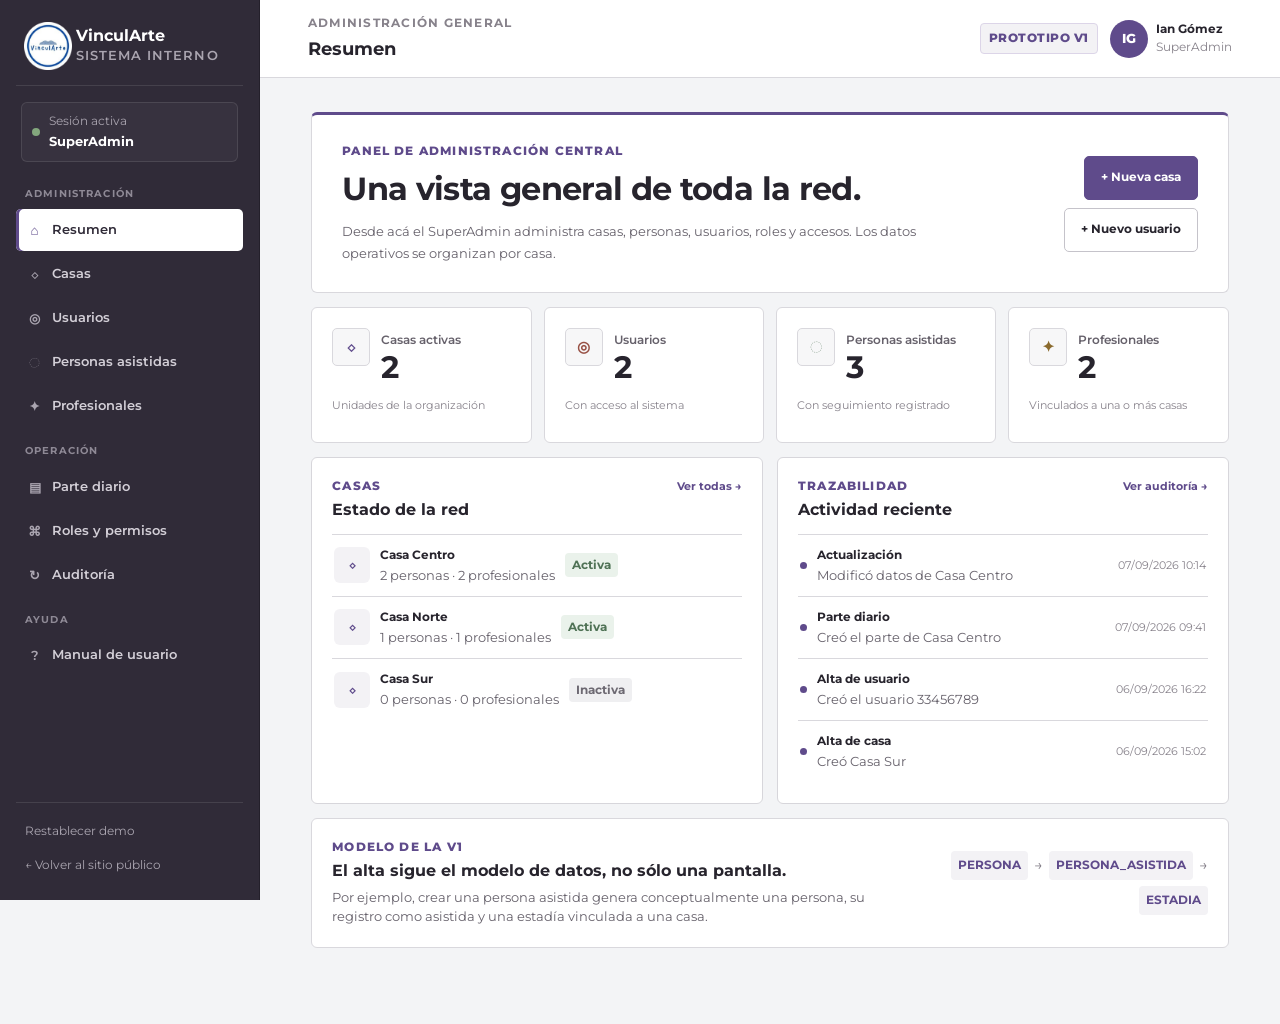
<file: html/sistema.html>
<!doctype html>
<html lang="es-AR">

<head>
  <meta charset="utf-8">
  <meta name="viewport" content="width=device-width, initial-scale=1">
  <meta name="description" content="Prototipo del sistema interno de gestión de VinculArte.">
  <meta name="theme-color" content="#5f4b8b">
  <title>Sistema interno | VinculArte</title>
  <link rel="preconnect" href="https://fonts.googleapis.com">
  <link rel="preconnect" href="https://fonts.gstatic.com" crossorigin>
  <link
    href="https://fonts.googleapis.com/css2?family=DM+Sans:wght@400;500;600;700&family=Fraunces:opsz,wght@9..144,600;9..144,700&display=swap"
    rel="stylesheet">
  <link rel="stylesheet" href="../css/sistema.css">
  <script src="../js/sistema.js" defer></script>
</head>

<body>
  <div class="app-shell">
    <aside class="sidebar" id="sidebar">
      <a class="brand" href="#" data-view-link="dashboard" aria-label="Ir al resumen"><span class="brand-symbol"
          aria-hidden="true"><img class="brand-mark" aria-hidden="true" src="../assets/image1.png"></img></span>
        <span class="brand-copy">
          <strong>VinculArte</strong>
          <small>Sistema interno</small>
        </span>
      </a>

      <div class="sidebar-context">
        <span class="status-dot"></span>
        <div>
          <small>Sesión activa</small>
          <strong>SuperAdmin</strong>
        </div>
      </div>

      <nav class="side-nav" aria-label="Navegación del sistema">
        <p class="nav-label">Administración</p>
        <button class="nav-item is-active" data-view-link="dashboard"><span>⌂</span> Resumen</button>
        <button class="nav-item" data-view-link="houses"><span>◇</span> Casas</button>
        <button class="nav-item" data-view-link="users"><span>◎</span> Usuarios</button>
        <button class="nav-item" data-view-link="assisted"><span>◌</span> Personas asistidas</button>
        <button class="nav-item" data-view-link="professionals"><span>✦</span> Profesionales</button>

        <p class="nav-label">Operación</p>
        <button class="nav-item" data-view-link="daily"><span>▤</span> Parte diario</button>
        <button class="nav-item" data-view-link="roles"><span>⌘</span> Roles y permisos</button>
        <button class="nav-item" data-view-link="audit"><span>↻</span> Auditoría</button>

        <p class="nav-label">Ayuda</p>
        <button class="nav-item" data-view-link="manual"><span>?</span> Manual de usuario</button>
      </nav>

      <div class="sidebar-footer">
        <button class="quiet-button" id="resetDemo">Restablecer demo</button>
        <a class="quiet-link" href="../index.html">← Volver al sitio público</a>
      </div>
    </aside>

    <main class="main">
      <header class="topbar">
        <button class="menu-button" id="menuButton" aria-label="Abrir menú">☰</button>
        <div>
          <p class="top-eyebrow">Administración general</p>
          <h1 id="pageTitle">Resumen</h1>
        </div>
        <div class="top-actions">
          <span class="prototype-badge">PROTOTIPO V1</span>
          <button class="avatar-button" type="button" aria-label="Usuario actual">
            <span>IG</span>
            <div><strong>Ian Gómez</strong><small>SuperAdmin</small></div>
          </button>
        </div>
      </header>

      <div class="content">

        <!-- DASHBOARD -->
        <section class="view is-active" id="view-dashboard" data-view="dashboard">
          <div class="welcome-card">
            <div>
              <p class="section-kicker">Panel de administración central</p>
              <h2>Una vista general de toda la red.</h2>
              <p>Desde acá el SuperAdmin administra casas, personas, usuarios, roles y accesos. Los datos operativos se
                organizan por casa.</p>
            </div>
            <div class="welcome-actions">
              <button class="button button-primary" data-open-dialog="houseDialog">+ Nueva casa</button>
              <button class="button button-secondary" data-open-dialog="userDialog">+ Nuevo usuario</button>
            </div>
          </div>

          <div class="metric-grid">
            <article class="metric-card">
              <div class="metric-icon metric-icon--plum">◇</div>
              <div><span>Casas activas</span><strong id="metricHouses">0</strong></div>
              <small>Unidades de la organización</small>
            </article>
            <article class="metric-card">
              <div class="metric-icon metric-icon--coral">◎</div>
              <div><span>Usuarios</span><strong id="metricUsers">0</strong></div>
              <small>Con acceso al sistema</small>
            </article>
            <article class="metric-card">
              <div class="metric-icon metric-icon--sage">◌</div>
              <div><span>Personas asistidas</span><strong id="metricAssisted">0</strong></div>
              <small>Con seguimiento registrado</small>
            </article>
            <article class="metric-card">
              <div class="metric-icon metric-icon--yellow">✦</div>
              <div><span>Profesionales</span><strong id="metricProfessionals">0</strong></div>
              <small>Vinculados a una o más casas</small>
            </article>
          </div>

          <div class="dashboard-grid">
            <article class="panel">
              <div class="panel-heading">
                <div>
                  <p class="section-kicker">Casas</p>
                  <h3>Estado de la red</h3>
                </div>
                <button class="text-button" data-view-link="houses">Ver todas →</button>
              </div>
              <div id="dashboardHouses" class="mini-house-list"></div>
            </article>

            <article class="panel">
              <div class="panel-heading">
                <div>
                  <p class="section-kicker">Trazabilidad</p>
                  <h3>Actividad reciente</h3>
                </div>
                <button class="text-button" data-view-link="audit">Ver auditoría →</button>
              </div>
              <div id="dashboardActivity" class="activity-list"></div>
            </article>
          </div>

          <article class="model-card">
            <div>
              <p class="section-kicker">Modelo de la V1</p>
              <h3>El alta sigue el modelo de datos, no sólo una pantalla.</h3>
              <p>Por ejemplo, crear una persona asistida genera conceptualmente una persona, su registro como asistida y
                una estadía vinculada a una casa.</p>
            </div>
            <div class="model-flow">
              <span>PERSONA</span><i>→</i><span>PERSONA_ASISTIDA</span><i>→</i><span>ESTADIA</span>
            </div>
          </article>
        </section>

        <!-- CASAS -->
        <section class="view" id="view-houses" data-view="houses">
          <div class="section-toolbar">
            <div>
              <p class="section-kicker">Administración de casas</p>
              <h2>Casas de la organización</h2>
              <p>Las cantidades de personas y profesionales se calculan a partir de sus relaciones, no se cargan
                manualmente.</p>
            </div>
            <button class="button button-primary" data-open-dialog="houseDialog">+ Dar de alta una casa</button>
          </div>

          <div class="table-card">
            <div class="table-toolbar">
              <label class="search-field">
                <span>⌕</span>
                <input id="houseSearch" type="search" placeholder="Buscar por nombre o dirección">
              </label>
              <span class="table-count" id="houseCountLabel"></span>
            </div>
            <div class="table-wrap">
              <table>
                <thead>
                  <tr>
                    <th>Casa</th>
                    <th>Dirección</th>
                    <th>Personas</th>
                    <th>Profesionales</th>
                    <th>Estado</th>
                    <th></th>
                  </tr>
                </thead>
                <tbody id="housesTable"></tbody>
              </table>
            </div>
          </div>
        </section>

        <!-- USUARIOS -->
        <section class="view" id="view-users" data-view="users">
          <div class="section-toolbar">
            <div>
              <p class="section-kicker">Accesos</p>
              <h2>Usuarios y asignaciones</h2>
              <p>El rol se asigna por casa. Un usuario puede estar vinculado a más de una.</p>
            </div>
            <button class="button button-primary" data-open-dialog="userDialog">+ Dar de alta un usuario</button>
          </div>

          <div class="info-strip">
            <strong>Flujo de alta:</strong>
            <span>PERSONA</span><i>→</i><span>USUARIO</span><i>→</i><span>USUARIO_CASA</span>
          </div>

          <div class="table-card">
            <div class="table-toolbar">
              <label class="search-field">
                <span>⌕</span>
                <input id="userSearch" type="search" placeholder="Buscar usuario o DNI">
              </label>
              <span class="table-count" id="userCountLabel"></span>
            </div>
            <div class="table-wrap">
              <table>
                <thead>
                  <tr>
                    <th>Persona</th>
                    <th>Usuario</th>
                    <th>Casas y roles</th>
                    <th>Contacto</th>
                    <th></th>
                  </tr>
                </thead>
                <tbody id="usersTable"></tbody>
              </table>
            </div>
          </div>
        </section>

        <!-- PERSONAS ASISTIDAS -->
        <section class="view" id="view-assisted" data-view="assisted">
          <div class="section-toolbar">
            <div>
              <p class="section-kicker">Acompañamiento</p>
              <h2>Personas asistidas</h2>
              <p>La permanencia se registra como estadía para permitir múltiples ingresos, incluso en casas distintas.
              </p>
            </div>
            <button class="button button-primary" data-open-dialog="assistedDialog">+ Nueva persona asistida</button>
          </div>

          <div class="info-strip">
            <strong>Flujo de alta:</strong>
            <span>PERSONA</span><i>→</i><span>PERSONA_ASISTIDA</span><i>→</i><span>ESTADIA</span>
          </div>

          <div class="people-grid" id="assistedGrid"></div>
        </section>

        <!-- PROFESIONALES -->
        <section class="view" id="view-professionals" data-view="professionals">
          <div class="section-toolbar">
            <div>
              <p class="section-kicker">Equipo</p>
              <h2>Profesionales</h2>
              <p>Un profesional puede trabajar en una o varias casas.</p>
            </div>
            <button class="button button-primary" data-open-dialog="professionalDialog">+ Nuevo profesional</button>
          </div>

          <div class="people-grid" id="professionalsGrid"></div>
        </section>

        <!-- PARTE DIARIO -->
        <section class="view" id="view-daily" data-view="daily">
          <div class="section-toolbar">
            <div>
              <p class="section-kicker">Operación diaria</p>
              <h2>Parte diario</h2>
              <p>Un parte corresponde a una casa y una fecha, y contiene múltiples registros de asistencia.</p>
            </div>
            <button class="button button-primary" id="fakeDailyButton">+ Nuevo parte</button>
          </div>

          <div class="split-grid">
            <article class="panel">
              <div class="panel-heading">
                <div>
                  <p class="section-kicker">Parte abierto</p>
                  <h3>Casa Centro · 07/09/2026</h3>
                </div>
                <span class="status-pill status-pill--draft">Borrador</span>
              </div>
              <div class="daily-summary">
                <div><small>Presentes</small><strong>7</strong></div>
                <div><small>Ausentes</small><strong>2</strong></div>
                <div><small>Registros</small><strong>9</strong></div>
              </div>
              <div class="table-wrap">
                <table class="compact-table">
                  <thead>
                    <tr>
                      <th>Persona</th>
                      <th>Asistió</th>
                      <th>Entrada</th>
                      <th>Salida</th>
                    </tr>
                  </thead>
                  <tbody>
                    <tr>
                      <td>Alex Medina</td>
                      <td><span class="status-pill">Sí</span></td>
                      <td>08:15</td>
                      <td>14:00</td>
                    </tr>
                    <tr>
                      <td>Lucía R.</td>
                      <td><span class="status-pill">Sí</span></td>
                      <td>09:05</td>
                      <td>13:30</td>
                    </tr>
                    <tr>
                      <td>Sofía N.</td>
                      <td><span class="status-pill status-pill--inactive">No</span></td>
                      <td>—</td>
                      <td>—</td>
                    </tr>
                  </tbody>
                </table>
              </div>
            </article>

            <article class="panel rule-panel">
              <p class="section-kicker">Regla de negocio</p>
              <h3>Una casa, un parte por fecha.</h3>
              <p>La V1 prevé evitar duplicados para la misma combinación de casa y fecha.</p>
              <div class="rule-code">CASA + FECHA = ÚNICO</div>
              <hr>
              <p class="muted">La exportación a PDF/Excel está prevista como etapa posterior del mismo registro guardado
                en base de datos.</p>
            </article>
          </div>
        </section>

        <!-- ROLES -->
        <section class="view" id="view-roles" data-view="roles">
          <div class="section-toolbar">
            <div>
              <p class="section-kicker">Control de acceso</p>
              <h2>Roles y permisos iniciales</h2>
              <p>Esquema deliberadamente sencillo para la V1, preparado para validación con clientes.</p>
            </div>
          </div>

          <div class="role-grid">
            <article class="role-card">
              <span class="role-number">01</span>
              <h3>SuperAdmin</h3>
              <p>Administra el sistema a nivel general.</p>
              <div class="permission-list">
                <span>gestionar_casas</span><span>gestionar_usuarios</span><span>gestionar_personas</span>
                <span>gestionar_profesionales</span><span>gestionar_parte_diario</span><span>consultar_parte_diario</span>
              </div>
            </article>
            <article class="role-card">
              <span class="role-number">02</span>
              <h3>Administrador</h3>
              <p>Administra una casa y sus datos operativos.</p>
              <div class="permission-list">
                <span>gestionar_personas</span><span>gestionar_profesionales</span>
                <span>gestionar_parte_diario</span><span>consultar_parte_diario</span>
              </div>
            </article>
            <article class="role-card">
              <span class="role-number">03</span>
              <h3>Profesional</h3>
              <p>Accede a las funciones necesarias para su actividad.</p>
              <div class="permission-list">
                <span>consultar_parte_diario</span><span>acceso según responsabilidad</span>
              </div>
            </article>
          </div>
        </section>

        <!-- AUDITORIA -->
        <section class="view" id="view-audit" data-view="audit">
          <div class="section-toolbar">
            <div>
              <p class="section-kicker">Trazabilidad</p>
              <h2>Auditoría de acciones</h2>
              <p>Registro demostrativo para identificar quién hizo qué y cuándo.</p>
            </div>
          </div>

          <div class="table-card">
            <div class="table-wrap">
              <table>
                <thead>
                  <tr>
                    <th>Fecha</th>
                    <th>Usuario</th>
                    <th>Acción</th>
                    <th>Detalle</th>
                  </tr>
                </thead>
                <tbody id="auditTable"></tbody>
              </table>
            </div>
          </div>
        </section>


        <!-- MANUAL DE USUARIO -->
        <section class="view" id="view-manual" data-view="manual">
          <div class="manual-header">
            <div>
              <p class="section-kicker">Ayuda del sistema</p>
              <h2>Manual de usuario</h2>
              <p>
                Esta guía explica el sistema paso a paso, con palabras simples. Está pensada para una persona
                que entra por primera vez y necesita saber qué hace cada módulo, qué información debe cargar
                y qué ocurre después de guardar.
              </p>
            </div>
            <div class="manual-header-badge">
              <strong>V1</strong>
              <span>Guía del prototipo</span>
            </div>
          </div>

          <div class="manual-layout">
            <aside class="manual-index" aria-label="Índice del manual">
              <strong>En esta guía</strong>
              <a href="#manual-primeros-pasos">Primeros pasos</a>
              <a href="#manual-resumen">Resumen</a>
              <a href="#manual-casas">Casas</a>
              <a href="#manual-usuarios">Usuarios</a>
              <a href="#manual-personas">Personas asistidas</a>
              <a href="#manual-profesionales">Profesionales</a>
              <a href="#manual-parte">Parte diario</a>
              <a href="#manual-roles">Roles y permisos</a>
              <a href="#manual-auditoria">Auditoría</a>
              <a href="#manual-flujos">Flujos frecuentes</a>
              <a href="#manual-glosario">Glosario</a>
            </aside>

            <div class="manual-content">

              <section class="manual-section" id="manual-primeros-pasos">
                <div class="manual-section-number">01</div>
                <div>
                  <p class="section-kicker">Antes de empezar</p>
                  <h3>Cómo orientarse dentro del sistema</h3>
                  <p>
                    La pantalla se divide en tres partes. A la izquierda está el menú principal. Arriba se muestra
                    el módulo en el que estás trabajando. En el centro aparece la información del módulo seleccionado.
                  </p>

                  <div class="manual-quickstart">
                    <article>
                      <span>1</span>
                      <div>
                        <strong>Elegí un módulo</strong>
                        <p>Usá el menú de la izquierda. El módulo seleccionado queda marcado para que siempre sepas
                          dónde estás.</p>
                      </div>
                    </article>
                    <article>
                      <span>2</span>
                      <div>
                        <strong>Buscá antes de crear</strong>
                        <p>En Casas y Usuarios podés usar el buscador. Esto ayuda a evitar registros duplicados.</p>
                      </div>
                    </article>
                    <article>
                      <span>3</span>
                      <div>
                        <strong>Usá los botones de alta</strong>
                        <p>Los botones “Nueva casa”, “Nuevo usuario” o similares abren un formulario centrado en
                          pantalla.</p>
                      </div>
                    </article>
                    <article>
                      <span>4</span>
                      <div>
                        <strong>Revisá antes de guardar</strong>
                        <p>Los campos obligatorios deben estar completos. Si cancelás, no se registra ningún cambio.</p>
                      </div>
                    </article>
                  </div>

                  <div class="manual-note">
                    <strong>Idea importante</strong>
                    <p>
                      El sistema trabaja con relaciones. Por ejemplo, un usuario puede estar relacionado con una o más
                      casas
                      y una persona asistida puede tener distintas estadías a lo largo del tiempo.
                    </p>
                  </div>
                </div>
              </section>

              <details class="manual-module" id="manual-resumen" open>
                <summary>
                  <span class="manual-module-number">02</span>
                  <div><strong>Resumen</strong><small>La pantalla inicial del SuperAdmin</small></div>
                </summary>
                <div class="manual-module-body">
                  <p>
                    Es la primera pantalla del sistema. Sirve para obtener una visión rápida de la organización sin
                    entrar todavía en cada módulo.
                  </p>
                  <h4>¿Qué vas a encontrar?</h4>
                  <ul>
                    <li><strong>Casas activas:</strong> cantidad de unidades que actualmente están habilitadas.</li>
                    <li><strong>Usuarios:</strong> cuentas que pueden acceder al sistema.</li>
                    <li><strong>Personas asistidas:</strong> personas registradas para acompañamiento o alojamiento.
                    </li>
                    <li><strong>Profesionales:</strong> integrantes profesionales vinculados a una o más casas.</li>
                    <li><strong>Estado de la red:</strong> resumen de cada casa.</li>
                    <li><strong>Actividad reciente:</strong> últimas acciones registradas en auditoría.</li>
                  </ul>
                  <p class="manual-tip"><strong>Cuándo usarlo:</strong> al comenzar la jornada o cuando necesites una
                    vista general.</p>
                </div>
              </details>

              <details class="manual-module" id="manual-casas">
                <summary>
                  <span class="manual-module-number">03</span>
                  <div><strong>Casas</strong><small>Alta y consulta de las unidades de la organización</small></div>
                </summary>
                <div class="manual-module-body">
                  <p>
                    Este módulo representa las distintas casas o albergues que forman parte de la organización.
                    Desde acá se pueden consultar las casas existentes y registrar nuevas.
                  </p>
                  <h4>Dar de alta una casa</h4>
                  <ol>
                    <li>Entrá en <strong>Casas</strong>.</li>
                    <li>Presioná <strong>Dar de alta una casa</strong>.</li>
                    <li>Ingresá el nombre identificatorio de la casa.</li>
                    <li>Completá calle y numeración.</li>
                    <li>Elegí el estado: <strong>Activa</strong> o <strong>Inactiva</strong>.</li>
                    <li>Revisá los datos y presioná <strong>Crear casa</strong>.</li>
                  </ol>
                  <div class="manual-fields">
                    <div><span>Nombre</span>
                      <p>Nombre con el que la organización identifica a la casa.</p>
                    </div>
                    <div><span>Dirección</span>
                      <p>Calle y numeración donde funciona la unidad.</p>
                    </div>
                    <div><span>Estado</span>
                      <p>Permite desactivar una casa sin borrar su historial.</p>
                    </div>
                  </div>
                  <div class="manual-note">
                    <strong>No cargues cantidades manualmente</strong>
                    <p>Las cantidades de personas y profesionales se calculan a partir de los registros relacionados con
                      esa casa.</p>
                  </div>
                  <h4>Abrir una casa</h4>
                  <p>
                    En el listado, el botón <strong>Abrir casa</strong> muestra un panel específico de esa unidad.
                    Ahí podés consultar cuántas personas, profesionales y usuarios están relacionados con ella.
                  </p>
                </div>
              </details>

              <details class="manual-module" id="manual-usuarios">
                <summary>
                  <span class="manual-module-number">04</span>
                  <div><strong>Usuarios</strong><small>Cuentas, casas asignadas y roles</small></div>
                </summary>
                <div class="manual-module-body">
                  <p>
                    Un usuario es una persona que posee credenciales para ingresar al sistema. Crear un usuario no
                    consiste
                    solamente en elegir un nombre y una contraseña: primero se registran sus datos personales y después
                    se define a qué casas puede acceder.
                  </p>

                  <div class="manual-path">
                    <span>PERSONA</span><i>→</i><span>USUARIO</span><i>→</i><span>USUARIO_CASA</span>
                  </div>

                  <h4>Dar de alta un usuario</h4>
                  <ol>
                    <li>Entrá en <strong>Usuarios</strong>.</li>
                    <li>Presioná <strong>Dar de alta un usuario</strong>.</li>
                    <li>Completá nombre, apellido, DNI y los datos de contacto disponibles.</li>
                    <li>El nombre de usuario se completa usando el DNI en esta V1.</li>
                    <li>Definí una clave provisoria.</li>
                    <li>Seleccioná la casa y el rol que tendrá en esa casa.</li>
                    <li>Si necesita otra casa, utilizá <strong>Asignar otra casa</strong>.</li>
                    <li>Presioná <strong>Crear usuario</strong>.</li>
                  </ol>

                  <div class="manual-warning">
                    <strong>Una misma casa no debe repetirse para el mismo usuario.</strong>
                    <p>Si el usuario necesita varias responsabilidades, el modelo debe mantener una asignación coherente
                      por casa.</p>
                  </div>

                  <h4>¿Qué significa “rol por casa”?</h4>
                  <p>
                    El permiso de una persona depende de la casa a la que entra. Por eso un mismo usuario puede estar
                    relacionado con varias casas y su responsabilidad se define dentro de cada relación.
                  </p>
                </div>
              </details>

              <details class="manual-module" id="manual-personas">
                <summary>
                  <span class="manual-module-number">05</span>
                  <div><strong>Personas asistidas</strong><small>Registro de personas y sus estadías</small></div>
                </summary>
                <div class="manual-module-body">
                  <p>
                    Se utiliza para registrar a las personas que reciben alojamiento o asistencia. La persona y la
                    estadía
                    se mantienen separadas para conservar correctamente el historial.
                  </p>

                  <div class="manual-path">
                    <span>PERSONA</span><i>→</i><span>PERSONA_ASISTIDA</span><i>→</i><span>ESTADIA</span>
                  </div>

                  <h4>Registrar una persona asistida</h4>
                  <ol>
                    <li>Entrá en <strong>Personas asistidas</strong>.</li>
                    <li>Presioná <strong>Nueva persona asistida</strong>.</li>
                    <li>Completá los datos personales disponibles.</li>
                    <li>Indicá el estado actual y, si corresponde, observaciones generales.</li>
                    <li>Seleccioná la casa de la primera estadía.</li>
                    <li>Indicá la fecha de ingreso.</li>
                    <li>La fecha de egreso puede quedar pendiente si la estadía continúa.</li>
                    <li>Guardá el registro.</li>
                  </ol>

                  <div class="manual-note">
                    <strong>¿Por qué la estadía está separada?</strong>
                    <p>
                      Porque una misma persona puede ingresar más de una vez y también puede tener estadías en casas
                      diferentes.
                      De esta manera no se pierde la historia de ingresos y egresos.
                    </p>
                  </div>
                </div>
              </details>

              <details class="manual-module" id="manual-profesionales">
                <summary>
                  <span class="manual-module-number">06</span>
                  <div><strong>Profesionales</strong><small>Equipo profesional y casas vinculadas</small></div>
                </summary>
                <div class="manual-module-body">
                  <p>
                    Este módulo registra a los profesionales que intervienen en la organización. Un profesional puede
                    estar vinculado a una o varias casas.
                  </p>
                  <h4>Datos principales</h4>
                  <ul>
                    <li>Nombre y apellido.</li>
                    <li>DNI.</li>
                    <li>Matrícula, cuando corresponda.</li>
                    <li>Especialidad.</li>
                    <li>Email.</li>
                    <li>Una o más casas en las que trabaja.</li>
                  </ul>
                  <p class="manual-tip"><strong>Ejemplo:</strong> una psicóloga puede atender en Casa Centro y Casa
                    Norte sin duplicar su registro personal.</p>
                </div>
              </details>

              <details class="manual-module" id="manual-parte">
                <summary>
                  <span class="manual-module-number">07</span>
                  <div><strong>Parte diario</strong><small>Registro de la actividad de una casa en una fecha</small>
                  </div>
                </summary>
                <div class="manual-module-body">
                  <p>
                    El parte diario resume la actividad de una casa durante un día. Dentro del parte se registran
                    asistencias, horarios de entrada y salida y observaciones.
                  </p>
                  <h4>Regla principal</h4>
                  <p>
                    Una casa debe tener como máximo <strong>un parte por fecha</strong>. Si ya existe un parte para esa
                    casa y ese día, corresponde abrir el existente en lugar de generar otro.
                  </p>
                  <div class="manual-path">
                    <span>CASA</span><i>→</i><span>PARTE_DIARIO</span><i>→</i><span>ASISTENCIA</span>
                  </div>
                  <p class="manual-tip">
                    <strong>Exportación:</strong> la documentación prevé consultar partes guardados y exportarlos más
                    adelante
                    a PDF y/o Excel. El archivo será una representación de los datos, no una base de datos paralela.
                  </p>
                </div>
              </details>

              <details class="manual-module" id="manual-roles">
                <summary>
                  <span class="manual-module-number">08</span>
                  <div><strong>Roles y permisos</strong><small>Qué puede hacer cada usuario</small></div>
                </summary>
                <div class="manual-module-body">
                  <p>Los roles iniciales de la V1 son simples y están pensados para crecer después de la validación.</p>
                  <div class="manual-role-table">
                    <div class="manual-role-head"><span>Rol</span><span>Qué significa</span></div>
                    <div><strong>SuperAdmin</strong><span>Administra el sistema a nivel general.</span></div>
                    <div><strong>Administrador</strong><span>Administra una casa y sus datos operativos.</span></div>
                    <div><strong>Profesional</strong><span>Accede a las funciones necesarias para su actividad.</span>
                    </div>
                  </div>
                  <h4>Permisos iniciales contemplados</h4>
                  <ul>
                    <li>Gestionar casas.</li>
                    <li>Gestionar usuarios.</li>
                    <li>Gestionar personas asistidas.</li>
                    <li>Gestionar profesionales.</li>
                    <li>Crear o modificar partes diarios.</li>
                    <li>Consultar partes diarios.</li>
                  </ul>
                </div>
              </details>

              <details class="manual-module" id="manual-auditoria">
                <summary>
                  <span class="manual-module-number">09</span>
                  <div><strong>Auditoría</strong><small>Quién hizo qué y cuándo</small></div>
                </summary>
                <div class="manual-module-body">
                  <p>
                    Auditoría permite consultar acciones importantes realizadas dentro del sistema. Su objetivo es
                    aportar trazabilidad: saber qué usuario hizo una acción y en qué momento.
                  </p>
                  <h4>Qué muestra cada fila</h4>
                  <ul>
                    <li><strong>Fecha:</strong> momento en que se registró la acción.</li>
                    <li><strong>Usuario:</strong> persona que realizó la operación.</li>
                    <li><strong>Acción:</strong> tipo de operación, por ejemplo alta de casa.</li>
                    <li><strong>Detalle:</strong> explicación breve de lo ocurrido.</li>
                  </ul>
                  <div class="manual-warning">
                    <strong>Auditoría no es un botón para editar información.</strong>
                    <p>Es un historial de consulta. Sirve para revisar movimientos y detectar qué ocurrió ante una duda.
                    </p>
                  </div>
                </div>
              </details>

              <section class="manual-section" id="manual-flujos">
                <div class="manual-section-number">10</div>
                <div>
                  <p class="section-kicker">Tareas frecuentes</p>
                  <h3>Qué hacer según lo que necesitás</h3>

                  <div class="manual-workflows">
                    <article>
                      <strong>Necesito crear una casa</strong>
                      <p>Casas → Dar de alta una casa → completar dirección → elegir estado → Crear casa.</p>
                    </article>
                    <article>
                      <strong>Necesito darle acceso a alguien</strong>
                      <p>Usuarios → Dar de alta un usuario → datos personales → cuenta → asignar casa y rol → Crear
                        usuario.</p>
                    </article>
                    <article>
                      <strong>Necesito registrar un ingreso</strong>
                      <p>Personas asistidas → Nueva persona asistida → datos → estado → casa y fecha de ingreso →
                        Guardar.</p>
                    </article>
                    <article>
                      <strong>Necesito registrar un profesional</strong>
                      <p>Profesionales → Nuevo profesional → datos profesionales → seleccionar una o más casas →
                        Guardar.</p>
                    </article>
                    <article>
                      <strong>Necesito saber quién hizo un cambio</strong>
                      <p>Auditoría → buscar la operación por fecha, usuario, acción y detalle.</p>
                    </article>
                    <article>
                      <strong>Necesito ver solamente una casa</strong>
                      <p>Casas → buscar la casa → Abrir casa. El panel mostrará los registros asociados a esa unidad.
                      </p>
                    </article>
                  </div>
                </div>
              </section>

              <section class="manual-section" id="manual-glosario">
                <div class="manual-section-number">11</div>
                <div>
                  <p class="section-kicker">Palabras del sistema</p>
                  <h3>Glosario rápido</h3>
                  <dl class="manual-glossary">
                    <div>
                      <dt>Alta</dt>
                      <dd>Crear un nuevo registro dentro del sistema.</dd>
                    </div>
                    <div>
                      <dt>Casa</dt>
                      <dd>Unidad o albergue perteneciente a la organización.</dd>
                    </div>
                    <div>
                      <dt>Persona</dt>
                      <dd>Registro general de datos personales. Puede relacionarse con usuario, profesional o persona
                        asistida.</dd>
                    </div>
                    <div>
                      <dt>Usuario</dt>
                      <dd>Persona que posee credenciales para acceder al sistema.</dd>
                    </div>
                    <div>
                      <dt>Persona asistida</dt>
                      <dd>Persona que recibe alojamiento o asistencia.</dd>
                    </div>
                    <div>
                      <dt>Estadía</dt>
                      <dd>Período en el que una persona asistida permanece vinculada a una casa.</dd>
                    </div>
                    <div>
                      <dt>Profesional</dt>
                      <dd>Persona registrada con especialidad y, cuando corresponda, matrícula.</dd>
                    </div>
                    <div>
                      <dt>Rol</dt>
                      <dd>Responsabilidad que determina el alcance de un usuario.</dd>
                    </div>
                    <div>
                      <dt>Permiso</dt>
                      <dd>Acción concreta que un rol tiene permitido realizar.</dd>
                    </div>
                    <div>
                      <dt>Parte diario</dt>
                      <dd>Registro de la actividad de una casa para una fecha determinada.</dd>
                    </div>
                    <div>
                      <dt>Auditoría</dt>
                      <dd>Historial que permite identificar acciones realizadas por los usuarios.</dd>
                    </div>
                  </dl>

                  <div class="manual-final-note">
                    <strong>Si tenés una duda, pensá primero en qué información querés administrar.</strong>
                    <p>
                      Si es una unidad física, usá Casas. Si es una cuenta de acceso, Usuarios. Si se trata de una
                      persona
                      que recibe asistencia, Personas asistidas. Si es alguien que presta una actividad profesional,
                      Profesionales. Para actividad cotidiana de una casa, Parte diario.
                    </p>
                  </div>
                </div>
              </section>

            </div>
          </div>
        </section>

        <!-- DETALLE CASA -->
        <section class="view" id="view-house-detail" data-view="house-detail">
          <button class="back-button" data-view-link="houses">← Volver a casas</button>
          <div class="house-detail-hero">
            <div>
              <p class="section-kicker">Panel de gestión de casa</p>
              <h2 id="houseDetailName">Casa</h2>
              <p id="houseDetailAddress"></p>
            </div>
            <span class="status-pill" id="houseDetailStatus">Activa</span>
          </div>
          <div class="metric-grid metric-grid--three">
            <article class="metric-card">
              <div class="metric-icon metric-icon--sage">◌</div>
              <div><span>Personas asistidas</span><strong id="houseDetailAssisted">0</strong></div><small>Estadías
                asociadas</small>
            </article>
            <article class="metric-card">
              <div class="metric-icon metric-icon--yellow">✦</div>
              <div><span>Profesionales</span><strong id="houseDetailProfessionals">0</strong></div><small>Equipo
                vinculado</small>
            </article>
            <article class="metric-card">
              <div class="metric-icon metric-icon--coral">◎</div>
              <div><span>Usuarios</span><strong id="houseDetailUsers">0</strong></div><small>Con acceso a esta
                casa</small>
            </article>
          </div>
          <div class="dashboard-grid">
            <article class="panel">
              <div class="panel-heading">
                <div>
                  <p class="section-kicker">Personas</p>
                  <h3>Actualmente vinculadas</h3>
                </div>
              </div>
              <div id="houseDetailPeople" class="simple-list"></div>
            </article>
            <article class="panel">
              <div class="panel-heading">
                <div>
                  <p class="section-kicker">Equipo</p>
                  <h3>Profesionales</h3>
                </div>
              </div>
              <div id="houseDetailPros" class="simple-list"></div>
            </article>
          </div>
        </section>
      </div>
    </main>
  </div>

  <!-- ALTA CASA -->
  <dialog class="app-dialog" id="houseDialog">
    <form method="dialog" class="dialog-card" id="houseForm">
      <div class="dialog-heading">
        <div>
          <p class="section-kicker">Alta de casa</p>
          <h2>Nueva casa</h2>
          <p>Campos definidos en el modelo V1.</p>
        </div>
        <button class="icon-button" type="button" data-close-dialog="houseDialog" aria-label="Cerrar">×</button>
      </div>

      <div class="form-grid">
        <label class="field field--full">Nombre de la casa
          <input name="name" required placeholder="Ej. Casa Norte">
        </label>
        <label class="field">Calle
          <input name="street" required placeholder="Ej. Rivadavia">
        </label>
        <label class="field">Numeración
          <input name="number" required inputmode="numeric" placeholder="2450">
        </label>
        <label class="field field--full">Estado
          <select name="status" required>
            <option>Activa</option>
            <option>Inactiva</option>
          </select>
        </label>
      </div>

      <div class="data-note">
        <strong>No se cargan totales manuales.</strong>
        <span>La cantidad de asistidos y profesionales se obtiene de las relaciones del sistema.</span>
      </div>

      <div class="dialog-actions">
        <button class="button button-secondary" type="button" data-close-dialog="houseDialog">Cancelar</button>
        <button class="button button-primary" type="submit">Crear casa</button>
      </div>
    </form>
  </dialog>

  <!-- ALTA USUARIO -->
  <dialog class="app-dialog app-dialog--wide" id="userDialog">
    <form method="dialog" class="dialog-card" id="userForm">
      <div class="dialog-heading">
        <div>
          <p class="section-kicker">Alta de usuario</p>
          <h2>Crear persona + cuenta + accesos</h2>
          <p>El formulario respeta la separación PERSONA / USUARIO / USUARIO_CASA.</p>
        </div>
        <button class="icon-button" type="button" data-close-dialog="userDialog" aria-label="Cerrar">×</button>
      </div>

      <div class="form-step">
        <span>1</span>
        <div><strong>Datos de la persona</strong><small>Entidad PERSONA</small></div>
      </div>
      <div class="form-grid form-grid--three">
        <label class="field">Nombre<input name="firstName" required></label>
        <label class="field">Apellido<input name="lastName" required></label>
        <label class="field">DNI<input name="dni" id="userDni" required inputmode="numeric"></label>
        <label class="field">Fecha de nacimiento<input name="birthDate" type="date"></label>
        <label class="field">Código de área<input name="areaCode" inputmode="numeric" placeholder="342"></label>
        <label class="field">Teléfono<input name="phone" inputmode="tel"></label>
        <label class="field field--full">Email<input name="email" type="email"></label>
        <label class="field">Calle<input name="street"></label>
        <label class="field">Numeración<input name="streetNumber"></label>
      </div>

      <div class="form-step">
        <span>2</span>
        <div><strong>Cuenta de acceso</strong><small>Entidad USUARIO</small></div>
      </div>
      <div class="form-grid">
        <label class="field">Nombre de usuario
          <input name="username" id="usernamePreview" readonly placeholder="Se completa con el DNI">
        </label>
        <label class="field">Clave provisoria
          <input name="password" type="password" minlength="8" required value="Vincularte#2026">
        </label>
      </div>

      <div class="form-step">
        <span>3</span>
        <div><strong>Casas y roles</strong><small>Relación USUARIO_CASA</small></div>
      </div>
      <div id="assignmentRows" class="assignment-list"></div>
      <button class="add-row-button" id="addAssignment" type="button">+ Asignar otra casa</button>

      <div class="dialog-actions">
        <button class="button button-secondary" type="button" data-close-dialog="userDialog">Cancelar</button>
        <button class="button button-primary" type="submit">Crear usuario</button>
      </div>
    </form>
  </dialog>

  <!-- ALTA PERSONA ASISTIDA -->
  <dialog class="app-dialog app-dialog--wide" id="assistedDialog">
    <form method="dialog" class="dialog-card" id="assistedForm">
      <div class="dialog-heading">
        <div>
          <p class="section-kicker">Alta de persona asistida</p>
          <h2>Registrar persona y estadía</h2>
          <p>Una sola pantalla para un flujo que crea registros relacionados.</p>
        </div>
        <button class="icon-button" type="button" data-close-dialog="assistedDialog" aria-label="Cerrar">×</button>
      </div>

      <div class="form-step">
        <span>1</span>
        <div><strong>Datos personales</strong><small>PERSONA</small></div>
      </div>
      <div class="form-grid form-grid--three">
        <label class="field">Nombre<input name="firstName" required></label>
        <label class="field">Apellido<input name="lastName" required></label>
        <label class="field">DNI<input name="dni" required inputmode="numeric"></label>
        <label class="field">Fecha de nacimiento<input name="birthDate" type="date"></label>
        <label class="field">Código de área<input name="areaCode" placeholder="342"></label>
        <label class="field">Teléfono<input name="phone"></label>
        <label class="field field--full">Email<input name="email" type="email"></label>
        <label class="field">Calle<input name="street"></label>
        <label class="field">Numeración<input name="streetNumber"></label>
      </div>

      <div class="form-step">
        <span>2</span>
        <div><strong>Datos de acompañamiento</strong><small>PERSONA_ASISTIDA</small></div>
      </div>
      <div class="form-grid">
        <label class="field">Estado
          <select name="state" required>
            <option>Activa</option>
            <option>En seguimiento</option>
            <option>Egresada</option>
          </select>
        </label>
        <label class="field field--full">Observaciones generales
          <textarea name="observations" rows="3" placeholder="Campo provisional sujeto a validación"></textarea>
        </label>
      </div>

      <div class="form-step">
        <span>3</span>
        <div><strong>Primera estadía</strong><small>ESTADIA</small></div>
      </div>
      <div class="form-grid">
        <label class="field">Casa<select name="houseId" id="assistedHouse" required></select></label>
        <label class="field">Fecha de ingreso<input name="checkIn" type="date" required></label>
        <label class="field">Fecha de egreso<input name="checkOut" type="date"></label>
        <label class="field field--full">Observación de estadía<textarea name="stayObservation"
            rows="2"></textarea></label>
      </div>

      <div class="dialog-actions">
        <button class="button button-secondary" type="button" data-close-dialog="assistedDialog">Cancelar</button>
        <button class="button button-primary" type="submit">Registrar persona</button>
      </div>
    </form>
  </dialog>

  <!-- ALTA PROFESIONAL -->
  <dialog class="app-dialog app-dialog--wide" id="professionalDialog">
    <form method="dialog" class="dialog-card" id="professionalForm">
      <div class="dialog-heading">
        <div>
          <p class="section-kicker">Alta de profesional</p>
          <h2>Nuevo profesional</h2>
          <p>PERSONA + PROFESIONAL + PROFESIONAL_CASA.</p>
        </div>
        <button class="icon-button" type="button" data-close-dialog="professionalDialog" aria-label="Cerrar">×</button>
      </div>

      <div class="form-grid form-grid--three">
        <label class="field">Nombre<input name="firstName" required></label>
        <label class="field">Apellido<input name="lastName" required></label>
        <label class="field">DNI<input name="dni" required></label>
        <label class="field">Matrícula<input name="license"></label>
        <label class="field">Especialidad<input name="specialty" required placeholder="Ej. Psicología"></label>
        <label class="field">Email<input name="email" type="email"></label>
        <label class="field field--full">Casas
          <select name="houseIds" id="professionalHouses" multiple size="3" required></select>
          <small class="field-help">Ctrl/Cmd + clic para seleccionar más de una.</small>
        </label>
      </div>

      <div class="dialog-actions">
        <button class="button button-secondary" type="button" data-close-dialog="professionalDialog">Cancelar</button>
        <button class="button button-primary" type="submit">Crear profesional</button>
      </div>
    </form>
  </dialog>

  <div class="toast" id="toast" role="status" aria-live="polite"></div>
</body>

</html>
</file>
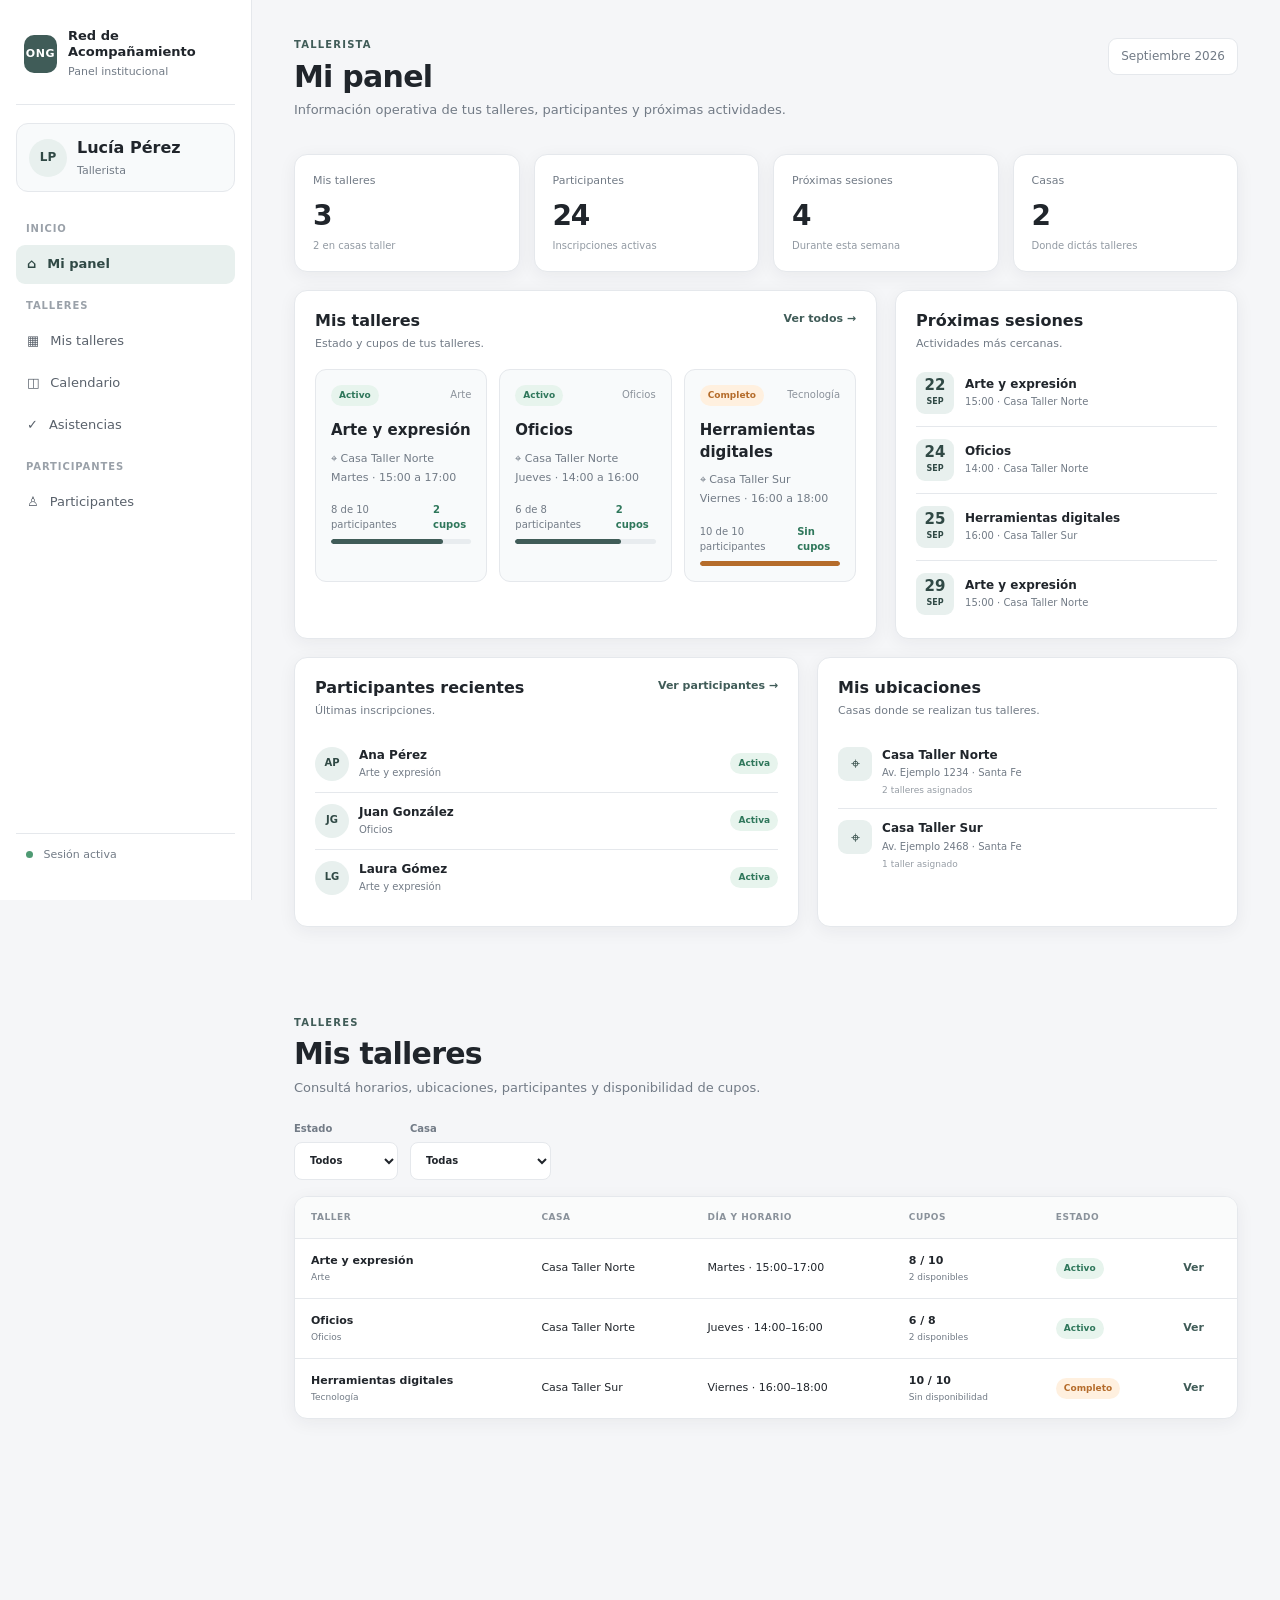
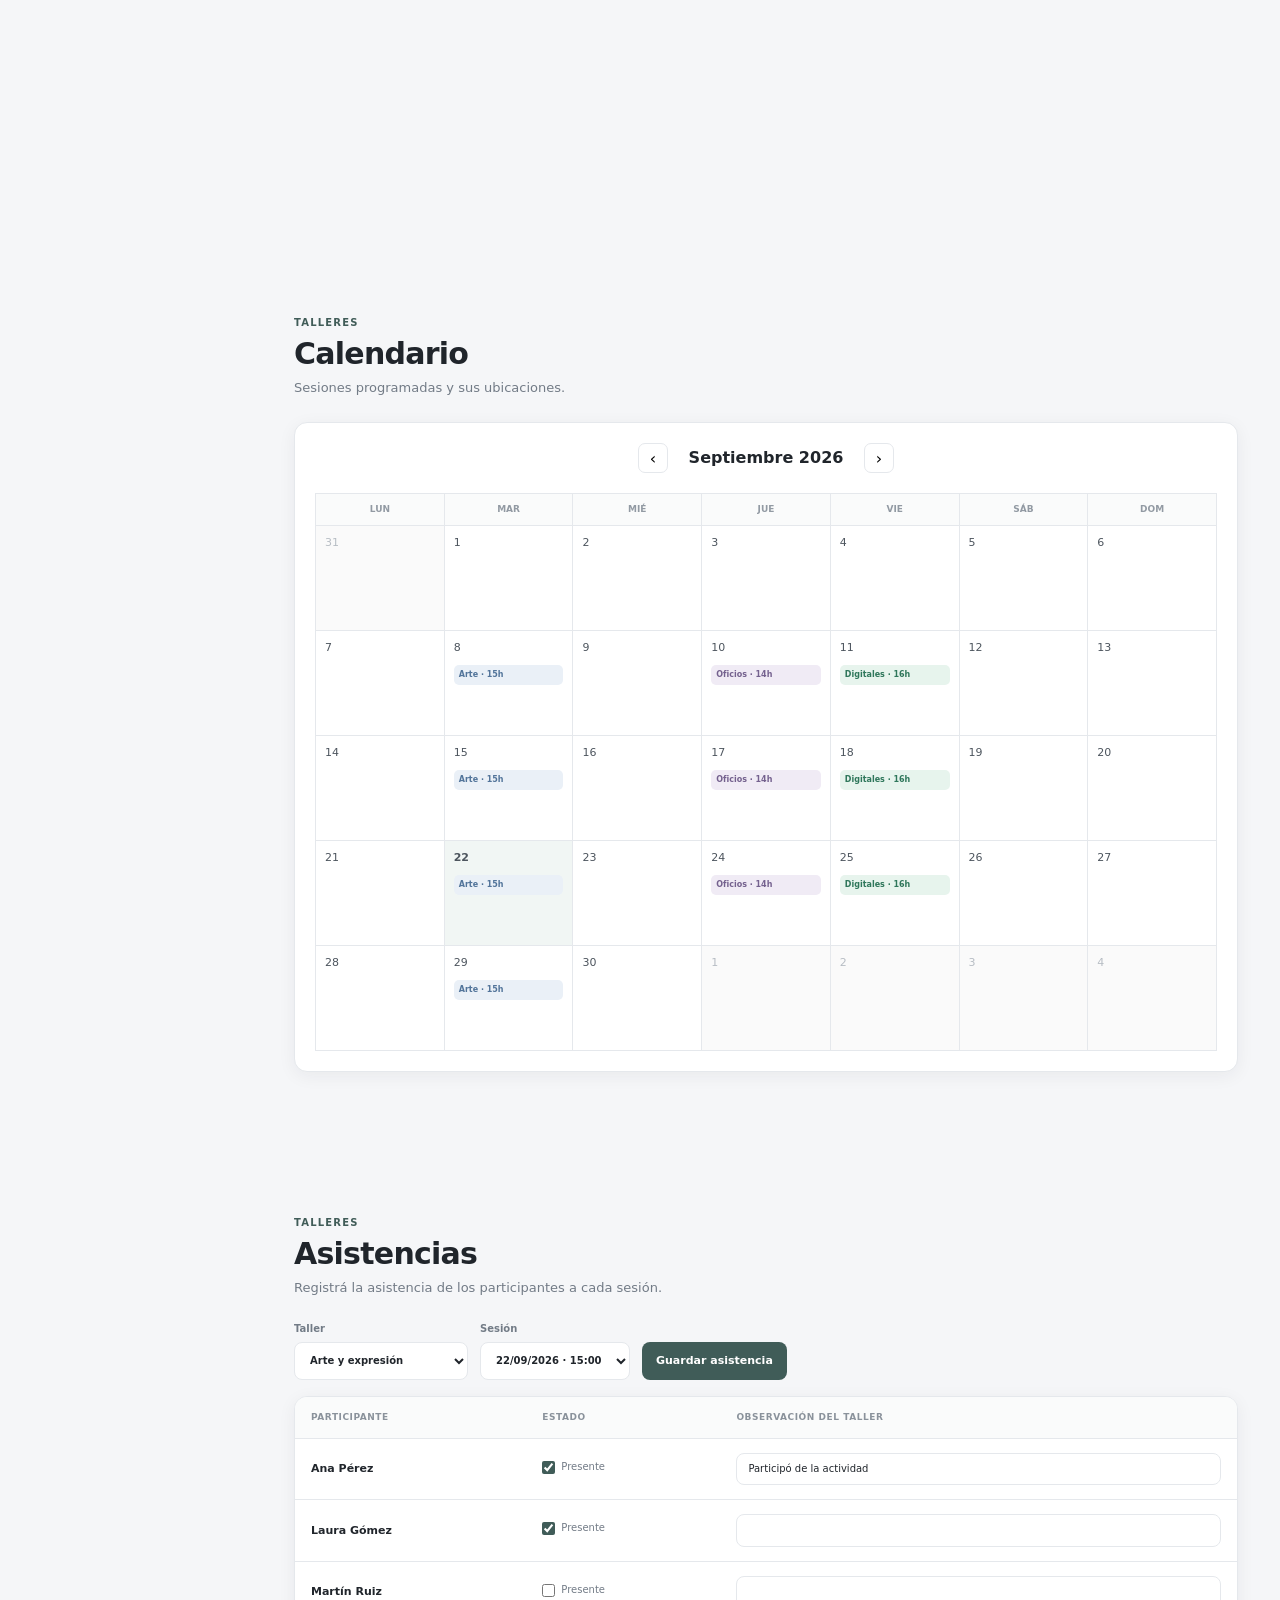
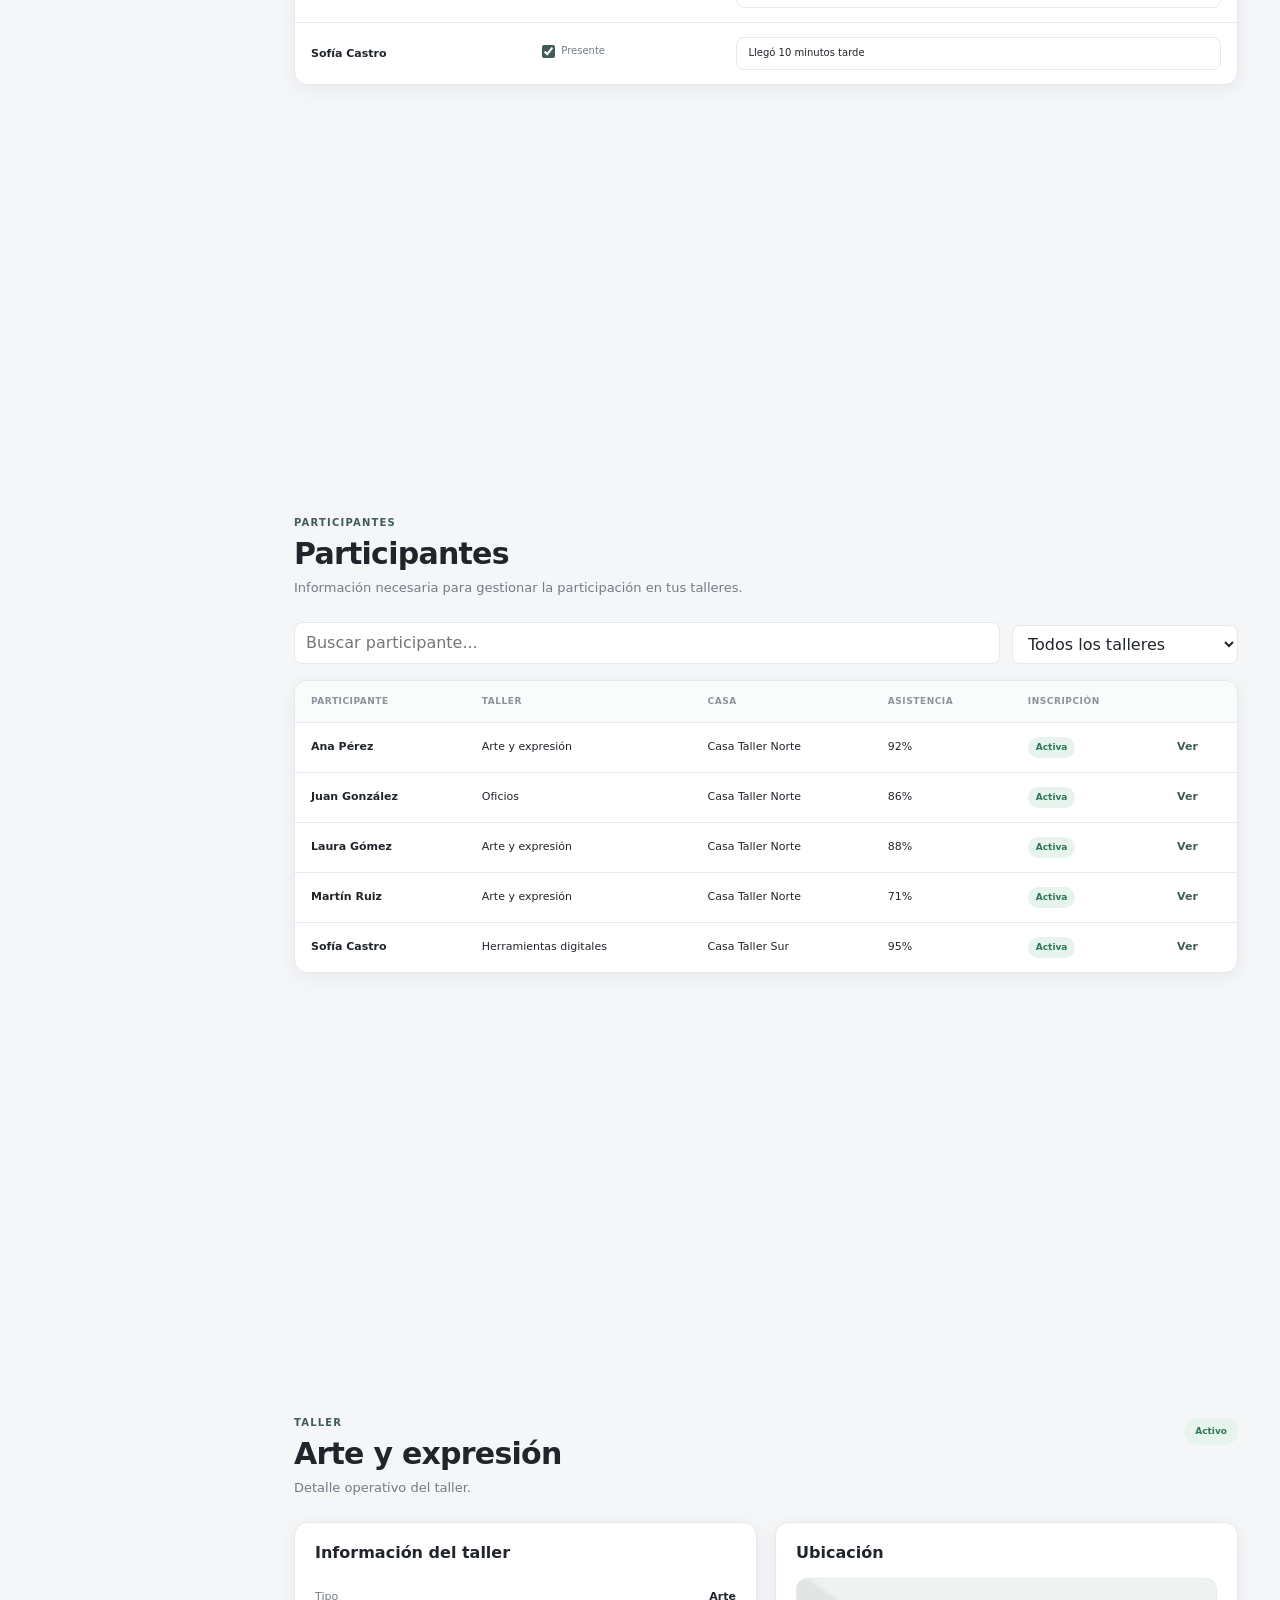
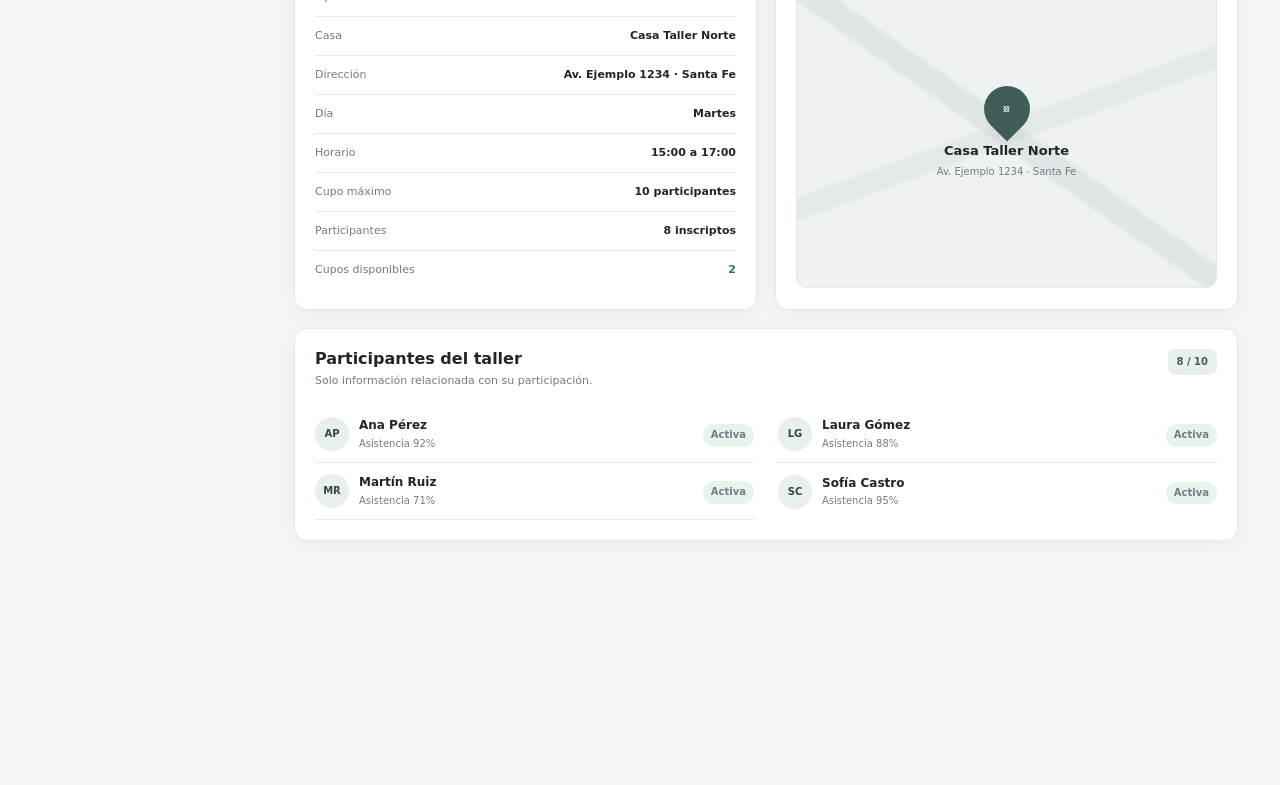
<file: html/tallerista_ong.html>
<!DOCTYPE html>
<html lang="es">
<head>
  <meta charset="UTF-8">
  <meta name="viewport" content="width=device-width, initial-scale=1.0">
  <title>Panel del Tallerista | ONG</title>
  <link rel="stylesheet" href="../css/tallerista_ong.css">
</head>
<body>

  <aside class="sidebar">
    <div class="brand">
      <div class="brand-mark">ONG</div>
      <div>
        <strong>Red de Acompañamiento</strong>
        <span>Panel institucional</span>
      </div>
    </div>

    <div class="user-card">
      <div class="avatar">LP</div>
      <div>
        <strong>Lucía Pérez</strong>
        <span>Tallerista</span>
      </div>
    </div>

    <nav class="nav">
      <p class="nav-title">INICIO</p>
      <a class="nav-link active" href="#inicio">⌂ <span>Mi panel</span></a>

      <p class="nav-title">TALLERES</p>
      <a class="nav-link" href="#talleres">▦ <span>Mis talleres</span></a>
      <a class="nav-link" href="#calendario">◫ <span>Calendario</span></a>
      <a class="nav-link" href="#asistencias">✓ <span>Asistencias</span></a>

      <p class="nav-title">PARTICIPANTES</p>
      <a class="nav-link" href="#participantes">♙ <span>Participantes</span></a>
    </nav>

    <div class="sidebar-footer">
      <span class="status-dot"></span>
      Sesión activa
    </div>
  </aside>

  <main class="main">

    <section id="inicio" class="section">
      <header class="page-header">
        <div>
          <p class="eyebrow">TALLERISTA</p>
          <h1>Mi panel</h1>
          <p class="subtitle">Información operativa de tus talleres, participantes y próximas actividades.</p>
        </div>
        <div class="header-date">Septiembre 2026</div>
      </header>

      <div class="stats-grid">
        <article class="stat-card">
          <span class="stat-label">Mis talleres</span>
          <strong>3</strong>
          <span class="stat-note">2 en casas taller</span>
        </article>
        <article class="stat-card">
          <span class="stat-label">Participantes</span>
          <strong>24</strong>
          <span class="stat-note">Inscripciones activas</span>
        </article>
        <article class="stat-card">
          <span class="stat-label">Próximas sesiones</span>
          <strong>4</strong>
          <span class="stat-note">Durante esta semana</span>
        </article>
        <article class="stat-card">
          <span class="stat-label">Casas</span>
          <strong>2</strong>
          <span class="stat-note">Donde dictás talleres</span>
        </article>
      </div>

      <div class="content-grid">
        <section class="panel panel-large">
          <div class="panel-header">
            <div>
              <h2>Mis talleres</h2>
              <p>Estado y cupos de tus talleres.</p>
            </div>
            <a href="#talleres" class="text-link">Ver todos →</a>
          </div>

          <div class="workshop-list">
            <article class="workshop-card">
              <div class="workshop-top">
                <span class="pill pill-green">Activo</span>
                <span class="workshop-type">Arte</span>
              </div>
              <h3>Arte y expresión</h3>
              <p class="location">⌖ Casa Taller Norte</p>
              <p class="schedule">Martes · 15:00 a 17:00</p>
              <div class="capacity">
                <div class="capacity-head">
                  <span>8 de 10 participantes</span>
                  <strong>2 cupos</strong>
                </div>
                <div class="bar"><span style="width:80%"></span></div>
              </div>
            </article>

            <article class="workshop-card">
              <div class="workshop-top">
                <span class="pill pill-green">Activo</span>
                <span class="workshop-type">Oficios</span>
              </div>
              <h3>Oficios</h3>
              <p class="location">⌖ Casa Taller Norte</p>
              <p class="schedule">Jueves · 14:00 a 16:00</p>
              <div class="capacity">
                <div class="capacity-head">
                  <span>6 de 8 participantes</span>
                  <strong>2 cupos</strong>
                </div>
                <div class="bar"><span style="width:75%"></span></div>
              </div>
            </article>

            <article class="workshop-card">
              <div class="workshop-top">
                <span class="pill pill-orange">Completo</span>
                <span class="workshop-type">Tecnología</span>
              </div>
              <h3>Herramientas digitales</h3>
              <p class="location">⌖ Casa Taller Sur</p>
              <p class="schedule">Viernes · 16:00 a 18:00</p>
              <div class="capacity">
                <div class="capacity-head">
                  <span>10 de 10 participantes</span>
                  <strong>Sin cupos</strong>
                </div>
                <div class="bar full"><span style="width:100%"></span></div>
              </div>
            </article>
          </div>
        </section>

        <section class="panel">
          <div class="panel-header">
            <div>
              <h2>Próximas sesiones</h2>
              <p>Actividades más cercanas.</p>
            </div>
          </div>

          <div class="session-list">
            <div class="session">
              <div class="session-date"><strong>22</strong><span>SEP</span></div>
              <div>
                <strong>Arte y expresión</strong>
                <span>15:00 · Casa Taller Norte</span>
              </div>
            </div>
            <div class="session">
              <div class="session-date"><strong>24</strong><span>SEP</span></div>
              <div>
                <strong>Oficios</strong>
                <span>14:00 · Casa Taller Norte</span>
              </div>
            </div>
            <div class="session">
              <div class="session-date"><strong>25</strong><span>SEP</span></div>
              <div>
                <strong>Herramientas digitales</strong>
                <span>16:00 · Casa Taller Sur</span>
              </div>
            </div>
            <div class="session">
              <div class="session-date"><strong>29</strong><span>SEP</span></div>
              <div>
                <strong>Arte y expresión</strong>
                <span>15:00 · Casa Taller Norte</span>
              </div>
            </div>
          </div>
        </section>
      </div>

      <div class="content-grid lower-grid">
        <section class="panel">
          <div class="panel-header">
            <div>
              <h2>Participantes recientes</h2>
              <p>Últimas inscripciones.</p>
            </div>
            <a href="#participantes" class="text-link">Ver participantes →</a>
          </div>
          <div class="mini-list">
            <div class="person-row">
              <div class="avatar small">AP</div>
              <div><strong>Ana Pérez</strong><span>Arte y expresión</span></div>
              <span class="pill pill-green">Activa</span>
            </div>
            <div class="person-row">
              <div class="avatar small">JG</div>
              <div><strong>Juan González</strong><span>Oficios</span></div>
              <span class="pill pill-green">Activa</span>
            </div>
            <div class="person-row">
              <div class="avatar small">LG</div>
              <div><strong>Laura Gómez</strong><span>Arte y expresión</span></div>
              <span class="pill pill-green">Activa</span>
            </div>
          </div>
        </section>

        <section class="panel">
          <div class="panel-header">
            <div>
              <h2>Mis ubicaciones</h2>
              <p>Casas donde se realizan tus talleres.</p>
            </div>
          </div>
          <div class="location-card">
            <div class="location-icon">⌖</div>
            <div>
              <strong>Casa Taller Norte</strong>
              <span>Av. Ejemplo 1234 · Santa Fe</span>
              <small>2 talleres asignados</small>
            </div>
          </div>
          <div class="location-card">
            <div class="location-icon">⌖</div>
            <div>
              <strong>Casa Taller Sur</strong>
              <span>Av. Ejemplo 2468 · Santa Fe</span>
              <small>1 taller asignado</small>
            </div>
          </div>
        </section>
      </div>
    </section>

    <section id="talleres" class="section">
      <header class="page-header compact">
        <div>
          <p class="eyebrow">TALLERES</p>
          <h1>Mis talleres</h1>
          <p class="subtitle">Consultá horarios, ubicaciones, participantes y disponibilidad de cupos.</p>
        </div>
      </header>

      <div class="filters">
        <label>Estado
          <select>
            <option>Todos</option>
            <option>Activos</option>
            <option>Completos</option>
          </select>
        </label>
        <label>Casa
          <select>
            <option>Todas</option>
            <option>Casa Taller Norte</option>
            <option>Casa Taller Sur</option>
          </select>
        </label>
      </div>

      <div class="table-panel">
        <table>
          <thead>
            <tr>
              <th>Taller</th>
              <th>Casa</th>
              <th>Día y horario</th>
              <th>Cupos</th>
              <th>Estado</th>
              <th></th>
            </tr>
          </thead>
          <tbody>
            <tr>
              <td><strong>Arte y expresión</strong><span class="table-sub">Arte</span></td>
              <td>Casa Taller Norte</td>
              <td>Martes · 15:00–17:00</td>
              <td><strong>8 / 10</strong><span class="table-sub">2 disponibles</span></td>
              <td><span class="pill pill-green">Activo</span></td>
              <td><a class="action-link" href="#detalle-taller">Ver</a></td>
            </tr>
            <tr>
              <td><strong>Oficios</strong><span class="table-sub">Oficios</span></td>
              <td>Casa Taller Norte</td>
              <td>Jueves · 14:00–16:00</td>
              <td><strong>6 / 8</strong><span class="table-sub">2 disponibles</span></td>
              <td><span class="pill pill-green">Activo</span></td>
              <td><a class="action-link" href="#detalle-taller">Ver</a></td>
            </tr>
            <tr>
              <td><strong>Herramientas digitales</strong><span class="table-sub">Tecnología</span></td>
              <td>Casa Taller Sur</td>
              <td>Viernes · 16:00–18:00</td>
              <td><strong>10 / 10</strong><span class="table-sub">Sin disponibilidad</span></td>
              <td><span class="pill pill-orange">Completo</span></td>
              <td><a class="action-link" href="#detalle-taller">Ver</a></td>
            </tr>
          </tbody>
        </table>
      </div>
    </section>

    <section id="calendario" class="section">
      <header class="page-header compact">
        <div>
          <p class="eyebrow">TALLERES</p>
          <h1>Calendario</h1>
          <p class="subtitle">Sesiones programadas y sus ubicaciones.</p>
        </div>
      </header>

      <div class="calendar-panel">
        <div class="calendar-header">
          <button>‹</button>
          <h2>Septiembre 2026</h2>
          <button>›</button>
        </div>
        <div class="calendar-grid">
          <div class="weekday">Lun</div><div class="weekday">Mar</div><div class="weekday">Mié</div><div class="weekday">Jue</div><div class="weekday">Vie</div><div class="weekday">Sáb</div><div class="weekday">Dom</div>
          <div class="day muted">31</div><div class="day">1</div><div class="day">2</div><div class="day">3</div><div class="day">4</div><div class="day">5</div><div class="day">6</div>
          <div class="day">7</div><div class="day">8<div class="event blue">Arte · 15h</div></div><div class="day">9</div><div class="day">10<div class="event purple">Oficios · 14h</div></div><div class="day">11<div class="event green">Digitales · 16h</div></div><div class="day">12</div><div class="day">13</div>
          <div class="day">14</div><div class="day">15<div class="event blue">Arte · 15h</div></div><div class="day">16</div><div class="day">17<div class="event purple">Oficios · 14h</div></div><div class="day">18<div class="event green">Digitales · 16h</div></div><div class="day">19</div><div class="day">20</div>
          <div class="day">21</div><div class="day today">22<div class="event blue">Arte · 15h</div></div><div class="day">23</div><div class="day">24<div class="event purple">Oficios · 14h</div></div><div class="day">25<div class="event green">Digitales · 16h</div></div><div class="day">26</div><div class="day">27</div>
          <div class="day">28</div><div class="day">29<div class="event blue">Arte · 15h</div></div><div class="day">30</div><div class="day muted">1</div><div class="day muted">2</div><div class="day muted">3</div><div class="day muted">4</div>
        </div>
      </div>
    </section>

    <section id="asistencias" class="section">
      <header class="page-header compact">
        <div>
          <p class="eyebrow">TALLERES</p>
          <h1>Asistencias</h1>
          <p class="subtitle">Registrá la asistencia de los participantes a cada sesión.</p>
        </div>
      </header>

      <div class="attendance-toolbar">
        <label>Taller
          <select><option>Arte y expresión</option><option>Oficios</option><option>Herramientas digitales</option></select>
        </label>
        <label>Sesión
          <select><option>22/09/2026 · 15:00</option><option>15/09/2026 · 15:00</option></select>
        </label>
        <button class="primary-btn">Guardar asistencia</button>
      </div>

      <div class="table-panel">
        <table class="attendance-table">
          <thead><tr><th>Participante</th><th>Estado</th><th>Observación del taller</th></tr></thead>
          <tbody>
            <tr><td><strong>Ana Pérez</strong></td><td><label class="check"><input type="checkbox" checked> Presente</label></td><td><input class="inline-input" value="Participó de la actividad"></td></tr>
            <tr><td><strong>Laura Gómez</strong></td><td><label class="check"><input type="checkbox" checked> Presente</label></td><td><input class="inline-input" value=""></td></tr>
            <tr><td><strong>Martín Ruiz</strong></td><td><label class="check"><input type="checkbox"> Presente</label></td><td><input class="inline-input" value=""></td></tr>
            <tr><td><strong>Sofía Castro</strong></td><td><label class="check"><input type="checkbox" checked> Presente</label></td><td><input class="inline-input" value="Llegó 10 minutos tarde"></td></tr>
          </tbody>
        </table>
      </div>
    </section>

    <section id="participantes" class="section">
      <header class="page-header compact">
        <div>
          <p class="eyebrow">PARTICIPANTES</p>
          <h1>Participantes</h1>
          <p class="subtitle">Información necesaria para gestionar la participación en tus talleres.</p>
        </div>
      </header>

      <div class="search-row">
        <input type="search" placeholder="Buscar participante...">
        <select><option>Todos los talleres</option><option>Arte y expresión</option><option>Oficios</option><option>Herramientas digitales</option></select>
      </div>

      <div class="table-panel">
        <table>
          <thead><tr><th>Participante</th><th>Taller</th><th>Casa</th><th>Asistencia</th><th>Inscripción</th><th></th></tr></thead>
          <tbody>
            <tr><td><strong>Ana Pérez</strong></td><td>Arte y expresión</td><td>Casa Taller Norte</td><td>92%</td><td><span class="pill pill-green">Activa</span></td><td><a class="action-link" href="#participante">Ver</a></td></tr>
            <tr><td><strong>Juan González</strong></td><td>Oficios</td><td>Casa Taller Norte</td><td>86%</td><td><span class="pill pill-green">Activa</span></td><td><a class="action-link" href="#participante">Ver</a></td></tr>
            <tr><td><strong>Laura Gómez</strong></td><td>Arte y expresión</td><td>Casa Taller Norte</td><td>88%</td><td><span class="pill pill-green">Activa</span></td><td><a class="action-link" href="#participante">Ver</a></td></tr>
            <tr><td><strong>Martín Ruiz</strong></td><td>Arte y expresión</td><td>Casa Taller Norte</td><td>71%</td><td><span class="pill pill-green">Activa</span></td><td><a class="action-link" href="#participante">Ver</a></td></tr>
            <tr><td><strong>Sofía Castro</strong></td><td>Herramientas digitales</td><td>Casa Taller Sur</td><td>95%</td><td><span class="pill pill-green">Activa</span></td><td><a class="action-link" href="#participante">Ver</a></td></tr>
          </tbody>
        </table>
      </div>
    </section>

    <section id="detalle-taller" class="section">
      <header class="page-header compact">
        <div>
          <p class="eyebrow">TALLER</p>
          <h1>Arte y expresión</h1>
          <p class="subtitle">Detalle operativo del taller.</p>
        </div>
        <span class="pill pill-green large-pill">Activo</span>
      </header>

      <div class="detail-grid">
        <section class="panel">
          <h2>Información del taller</h2>
          <div class="detail-list">
            <div><span>Tipo</span><strong>Arte</strong></div>
            <div><span>Casa</span><strong>Casa Taller Norte</strong></div>
            <div><span>Dirección</span><strong>Av. Ejemplo 1234 · Santa Fe</strong></div>
            <div><span>Día</span><strong>Martes</strong></div>
            <div><span>Horario</span><strong>15:00 a 17:00</strong></div>
            <div><span>Cupo máximo</span><strong>10 participantes</strong></div>
            <div><span>Participantes</span><strong>8 inscriptos</strong></div>
            <div><span>Cupos disponibles</span><strong class="available">2</strong></div>
          </div>
        </section>

        <section class="panel">
          <h2>Ubicación</h2>
          <div class="map-placeholder">
            <div class="map-pin">⌖</div>
            <strong>Casa Taller Norte</strong>
            <span>Av. Ejemplo 1234 · Santa Fe</span>
          </div>
        </section>
      </div>

      <section class="panel">
        <div class="panel-header">
          <div><h2>Participantes del taller</h2><p>Solo información relacionada con su participación.</p></div>
          <span class="capacity-summary">8 / 10</span>
        </div>
        <div class="participant-cards">
          <div class="participant-card"><div class="avatar small">AP</div><div><strong>Ana Pérez</strong><span>Asistencia 92%</span></div><span class="pill pill-green">Activa</span></div>
          <div class="participant-card"><div class="avatar small">LG</div><div><strong>Laura Gómez</strong><span>Asistencia 88%</span></div><span class="pill pill-green">Activa</span></div>
          <div class="participant-card"><div class="avatar small">MR</div><div><strong>Martín Ruiz</strong><span>Asistencia 71%</span></div><span class="pill pill-green">Activa</span></div>
          <div class="participant-card"><div class="avatar small">SC</div><div><strong>Sofía Castro</strong><span>Asistencia 95%</span></div><span class="pill pill-green">Activa</span></div>
        </div>
      </section>
    </section>

  </main>
</body>
</html>
</file>
<file: css/style.css>
/* ==========================================================================
   ESTILOS GLOBALES
   Variables, reset, base, accesibilidad y utilidades compartidas
   ========================================================================== */

:root {
  --ink: #2c2740;
  --ink-soft: #675f78;
  --paper: #fffaf6;
  --cream: #f8efe7;
  --lavender: #eee8f6;
  --plum: #5f4b8b;
  --plum-dark: #46366c;
  --coral: #e07a68;
  --rose: #f6d9d3;
  --sage: #cbd8c5;
  --yellow: #f5d785;
  --white: #ffffff;
  --line: rgba(44, 39, 64, .14);
  --shadow: 0 24px 70px rgba(61, 43, 72, .12);
  --radius: 26px;
  --container: 1180px;
}

/* --------------------------------------------------------------------------
   RESET UNIVERSAL
   -------------------------------------------------------------------------- */

* {
  box-sizing: border-box;
  margin: 0;
  padding: 0;
}

/* --------------------------------------------------------------------------
   BASE DEL DOCUMENTO
   -------------------------------------------------------------------------- */

html {
  scroll-behavior: smooth;
}

body {
  min-height: 100vh;
  font-family: 'DM Sans', sans-serif;
  color: var(--ink);
  background: var(--paper);
  line-height: 1.65;
}

a {
  color: inherit;
}

button,
input,
textarea {
  font: inherit;
}

button,
a {
  -webkit-tap-highlight-color: transparent;
}

img {
  max-width: 100%;
  display: block;
}

:focus-visible {
  outline: 3px solid var(--coral);
  outline-offset: 3px;
}

/* --------------------------------------------------------------------------
   CONTENEDOR GENERAL
   -------------------------------------------------------------------------- */

.container {
  width: min(calc(100% - 40px), var(--container));
  margin-inline: auto;
}

/* --------------------------------------------------------------------------
   ACCESIBILIDAD - ENLACE PARA SALTAR AL CONTENIDO
   -------------------------------------------------------------------------- */

.skip-link {
  position: fixed;
  left: 16px;
  top: -80px;
  z-index: 9999;
  padding: 10px 14px;
  background: var(--ink);
  color: white;
  border-radius: 0 0 10px 10px;
  text-decoration: none;
}

.skip-link:focus {
  top: 0;
}

/* ==========================================================================
   INDEX.HTML
   Página pública principal de VinculArte
   ========================================================================== */

/* --------------------------------------------------------------------------
   INDEX - BARRA SUPERIOR DE SALIDA SEGURA
   -------------------------------------------------------------------------- */

.safety-strip {
  background: var(--ink);
  color: #fff;
}

.safety-strip__inner {
  min-height: 40px;
  display: flex;
  align-items: center;
  justify-content: center;
  gap: 18px;
  font-size: .78rem;
}

.safety-strip__inner p {
  opacity: .9;
}

.safe-exit {
  border: 0;
  background: var(--yellow);
  color: var(--ink);
  border-radius: 999px;
  padding: 5px 10px;
  font-weight: 700;
  cursor: pointer;
}

/* --------------------------------------------------------------------------
   INDEX - HEADER Y NAVEGACIÓN PRINCIPAL
   -------------------------------------------------------------------------- */

.site-header {
  position: sticky;
  top: 0;
  z-index: 100;
  background: rgba(255, 250, 246, .92);
  border-bottom: 1px solid var(--line);
  backdrop-filter: blur(16px);
}

.nav {
  min-height: 82px;
  display: flex;
  align-items: center;
  gap: 28px;
}

/* --------------------------------------------------------------------------
   COMPONENTE COMPARTIDO - MARCA / LOGO
   -------------------------------------------------------------------------- */

.brand {
  display: inline-flex;
  align-items: center;
  gap: 11px;
  text-decoration: none;
  flex-shrink: 0;
}


.brand-mark {
    width: 60px;
    height: 60px;
    display: grid;
    place-items: center;
    color: #fff;
    background: none;
    border-radius: 7px;
    font-size: 1.15rem;
}

.brand-mark-footer {
    width: 60px;
    height: 60px;
    display: grid;
    place-items: center;
    color: #fff;
    background: #241f34;
    
    font-size: 1.15rem;
}
.brand-symbol span {
  font-family: 'Fraunces', serif;
  font-size: 1.4rem;
  font-weight: 700;
  transform: rotate(4deg);
}

.brand-copy {
  display: grid;
  line-height: 1.2;
}

.brand-copy strong {
  font-family: 'Fraunces', serif;
  font-size: 1.2rem;
}

.brand-copy small {
  margin-top: 3px;
  color: var(--ink-soft);
  font-size: .66rem;
  letter-spacing: .06em;
  text-transform: uppercase;
}

/* --------------------------------------------------------------------------
   INDEX - MENÚ DE NAVEGACIÓN
   -------------------------------------------------------------------------- */

.nav-list {
  margin-left: auto;
  display: flex;
  align-items: center;
  gap: 4px;
  list-style: none;
}

.nav-list a {
  display: block;
  padding: 10px 12px;
  border-radius: 999px;
  color: var(--ink-soft);
  text-decoration: none;
  font-size: .88rem;
  font-weight: 600;
}

.nav-list a:hover {
  color: var(--plum);
  background: var(--lavender);
}

.nav-list .nav-access {
  margin-left: 8px;
  padding-inline: 17px;
  background: var(--plum);
  color: #fff;
}

.nav-list .nav-access:hover {
  background: var(--plum-dark);
  color: #fff;
}

/* --------------------------------------------------------------------------
   INDEX - BOTÓN DE MENÚ MÓVIL
   -------------------------------------------------------------------------- */

.menu-toggle {
  display: none;
  margin-left: auto;
  width: 44px;
  height: 44px;
  border: 1px solid var(--line);
  background: #fff;
  border-radius: 12px;
  cursor: pointer;
}

.menu-toggle span {
  width: 20px;
  height: 2px;
  display: block;
  margin: 4px auto;
  background: var(--ink);
}

/* --------------------------------------------------------------------------
   INDEX - HERO / PORTADA PRINCIPAL
   -------------------------------------------------------------------------- */

.hero {
  min-height: 700px;
  position: relative;
  overflow: hidden;
  background: linear-gradient(135deg, #fffaf6 0%, #f8f0f0 50%, #eee8f6 100%);
}

.hero::before {
  content: '';
  position: absolute;
  inset: 0;
  background-image: radial-gradient(rgba(95, 75, 139, .13) 1px, transparent 1px);
  background-size: 24px 24px;
  mask-image: linear-gradient(to right, transparent, #000 45%, #000);
}

.hero-grid {
  min-height: 700px;
  display: grid;
  grid-template-columns: 1.05fr .95fr;
  gap: 54px;
  align-items: center;
  padding-block: 78px;
  position: relative;
}

.hero-copy {
  position: relative;
  z-index: 2;
}

/* --------------------------------------------------------------------------
   COMPONENTES TIPOGRÁFICOS COMPARTIDOS - EYEBROW Y KICKER
   -------------------------------------------------------------------------- */

.eyebrow,
.section-kicker {
  color: var(--plum);
  font-size: .76rem;
  font-weight: 700;
  letter-spacing: .12em;
  text-transform: uppercase;
}

.eyebrow {
  display: flex;
  align-items: center;
  gap: 9px;
}

.eyebrow span {
  width: 30px;
  height: 2px;
  background: var(--coral);
}

.hero h1 {
  max-width: 760px;
  margin-top: 18px;
  font-family: 'Fraunces', serif;
  font-size: clamp(3.4rem, 6.2vw, 6.5rem);
  line-height: .96;
  letter-spacing: -.045em;
  font-weight: 600;
}

.hero h1 em {
  color: var(--plum);
  font-style: italic;
  font-weight: 600;
}

.hero-lead {
  max-width: 650px;
  margin-top: 26px;
  color: var(--ink-soft);
  font-size: 1.08rem;
  line-height: 1.78;
}

.hero-actions {
  display: flex;
  gap: 12px;
  flex-wrap: wrap;
  margin-top: 30px;
}

/* --------------------------------------------------------------------------
   COMPONENTE COMPARTIDO - BOTONES
   -------------------------------------------------------------------------- */

.button {
  min-height: 48px;
  display: inline-flex;
  align-items: center;
  justify-content: center;
  gap: 8px;
  padding: 12px 18px;
  border: 1px solid transparent;
  /* border-radius: 999px; */
  text-decoration: none;
  font-weight: 700;
  cursor: pointer;
  transition: transform .2s ease, box-shadow .2s ease, background .2s ease;
}

.button:hover {
  transform: translateY(-2px);
}

.button-primary {
  background: var(--plum);
  color: #fff;
  box-shadow: 0 10px 28px rgba(95, 75, 139, .22);
}

.button-primary:hover {
  background: var(--plum-dark);
  box-shadow: 0 14px 32px rgba(95, 75, 139, .3);
}

.button-ghost {
  border-color: var(--line);
  background: rgba(255, 255, 255, .58);
  color: var(--ink);
}

.button-light-solid {
  background: #fff;
  color: var(--plum-dark);
  width: 100%;
  border: 0;
}

.button-full {
  width: 100%;
}

/* --------------------------------------------------------------------------
   INDEX - FILA DE PRINCIPIOS / CONFIANZA
   -------------------------------------------------------------------------- */

.trust-row {
  display: flex;
  gap: 20px;
  flex-wrap: wrap;
  margin-top: 30px;
  color: var(--ink-soft);
  font-size: .84rem;
}

.trust-row i {
  width: 19px;
  height: 19px;
  display: inline-grid;
  place-items: center;
  margin-right: 5px;
  border-radius: 50%;
  background: var(--sage);
  color: #31503b;
  font-style: normal;
  font-size: .7rem;
}

/* --------------------------------------------------------------------------
   INDEX - ILUSTRACIÓN DE CASA DEL HERO
   -------------------------------------------------------------------------- */

.hero-visual {
  min-height: 500px;
  position: relative;
  display: grid;
  place-items: center;
}

.sun-shape {
  position: absolute;
  width: 410px;
  height: 410px;
  border-radius: 50%;
  background: var(--yellow);
  opacity: .72;
}

.home-card {
  width: min(100%, 390px);
  min-height: 420px;
  position: relative;
  z-index: 2;
  padding: 28px;
  border: 1px solid rgba(255, 255, 255, .9);
  background: rgba(255, 255, 255, .72);
  backdrop-filter: blur(10px);
  border-radius: 46% 54% 44% 56% / 51% 43% 57% 49%;
  box-shadow: var(--shadow);
  transform: rotate(1.5deg);
  display: flex;
  flex-direction: column;
  justify-content: center;
}

.home-illustration {
  width: 260px;
  height: 210px;
  margin: 0 auto 18px;
  position: relative;
}

.roof {
  width: 190px;
  height: 110px;
  position: absolute;
  left: 34px;
  top: 5px;
  background: var(--coral);
  clip-path: polygon(50% 0, 100% 100%, 0 100%);
}

.house-body {
  width: 180px;
  height: 120px;
  position: absolute;
  left: 40px;
  bottom: 16px;
  background: #fff9ec;
  border: 3px solid var(--ink);
  border-radius: 4px 4px 16px 16px;
}

.door {
  width: 46px;
  height: 70px;
  position: absolute;
  left: 65px;
  bottom: 0;
  background: var(--plum);
  border-radius: 22px 22px 0 0;
}

.window {
  width: 34px;
  height: 34px;
  position: absolute;
  top: 35px;
  background: var(--yellow);
  border: 3px solid var(--ink);
  border-radius: 50%;
}

.window--left {
  left: 17px;
}

.window--right {
  right: 17px;
}

.plant {
  position: absolute;
  bottom: 0;
  color: #66875f;
  font-size: 2.6rem;
}

.plant--left {
  left: 0;
  transform: rotate(-12deg);
}

.plant--right {
  right: 0;
  transform: rotate(12deg);
}

.home-card blockquote {
  max-width: 300px;
  margin: 0 auto;
  font-family: 'Fraunces', serif;
  font-size: 1.18rem;
  line-height: 1.45;
  text-align: center;
}

/* --------------------------------------------------------------------------
   INDEX - NOTAS FLOTANTES DEL HERO
   -------------------------------------------------------------------------- */

.floating-note {
  position: absolute;
  z-index: 3;
  padding: 10px 14px;
  background: #fff;
  border: 1px solid var(--line);
  border-radius: 999px;
  box-shadow: 0 10px 30px rgba(61, 43, 72, .12);
  color: var(--ink-soft);
  font-size: .8rem;
  font-weight: 700;
}

.floating-note span {
  color: var(--coral);
  margin-right: 5px;
}

.floating-note--top {
  top: 54px;
  right: 0;
  transform: rotate(3deg);
}

.floating-note--bottom {
  bottom: 48px;
  left: -10px;
  transform: rotate(-2deg);
}

/* --------------------------------------------------------------------------
   INDEX - BANDA CÁLIDA DE PRESENTACIÓN
   -------------------------------------------------------------------------- */

.warm-band {
  background: var(--coral);
  color: #fff;
}

.warm-band__grid {
  min-height: 190px;
  display: grid;
  grid-template-columns: 1fr 1fr;
  gap: 70px;
  align-items: center;
  padding-block: 38px;
}

.warm-band__big {
  font-family: 'Fraunces', serif;
  font-size: clamp(1.8rem, 3vw, 2.7rem);
  line-height: 1.15;
}

.warm-band__big em {
  color: #fff2c9;
}

.warm-band__grid>p:last-child {
  max-width: 540px;
  color: rgba(255, 255, 255, .88);
}

/* --------------------------------------------------------------------------
   COMPONENTE COMPARTIDO - ESPACIADO GENERAL DE SECCIONES
   -------------------------------------------------------------------------- */

.section {
  padding: 105px 0;
}

/* --------------------------------------------------------------------------
   INDEX - SECCIÓN NUESTRA FORMA DE ACOMPAÑAR
   -------------------------------------------------------------------------- */

.section-story {
  background: var(--paper);
}

.story-grid {
  display: grid;
  grid-template-columns: .85fr 1.15fr;
  gap: 90px;
  align-items: start;
}

/* --------------------------------------------------------------------------
   COMPONENTE COMPARTIDO - TÍTULOS GRANDES DE SECCIÓN
   -------------------------------------------------------------------------- */

.story-heading h2,
.section-title-row h2,
.houses-copy h2,
.process-heading h2,
.orientation-copy h2,
.internal-grid h2,
.admin-access-card h1 {
  margin-top: 12px;
  font-family: 'Fraunces', serif;
  font-size: clamp(2.4rem, 4vw, 4rem);
  line-height: 1.08;
  letter-spacing: -.035em;
}

.story-copy {
  max-width: 680px;
}

.story-copy p {
  color: var(--ink-soft);
  font-size: 1rem;
}

.story-copy .lead-copy {
  color: var(--ink);
  font-size: 1.2rem;
  line-height: 1.75;
}

.story-copy p+p {
  margin-top: 18px;
}

/* --------------------------------------------------------------------------
   COMPONENTE COMPARTIDO - ENLACE DE TEXTO
   -------------------------------------------------------------------------- */

.text-link {
  display: inline-flex;
  gap: 7px;
  margin-top: 24px;
  color: var(--plum);
  text-decoration: none;
  font-weight: 700;
}

.text-link:hover {
  text-decoration: underline;
}

/* --------------------------------------------------------------------------
   INDEX - SECCIÓN ÁREAS DE INTERVENCIÓN
   -------------------------------------------------------------------------- */

.section-services {
  background: var(--lavender);
}

.section-title-row {
  display: flex;
  justify-content: space-between;
  gap: 60px;
  align-items: end;
  margin-bottom: 46px;
}

.section-title-row>p {
  max-width: 430px;
  color: var(--ink-soft);
}

.service-grid {
  display: grid;
  grid-template-columns: repeat(3, 1fr);
  gap: 18px;
}

.service-card {
  min-height: 370px;
  position: relative;
  padding: 30px;
  overflow: hidden;
  border: 1px solid rgba(44, 39, 64, .1);
  border-radius: var(--radius);
  background: #fff;
  box-shadow: 0 18px 45px rgba(70, 54, 108, .08);
}

.service-card::after {
  content: '';
  width: 150px;
  height: 150px;
  position: absolute;
  right: -50px;
  top: -55px;
  border-radius: 50%;
  opacity: .6;
}

.service-card--education::after {
  background: var(--yellow);
}

.service-card--health::after {
  background: var(--rose);
}

.service-card--assistance::after {
  background: var(--sage);
}

.service-icon {
  width: 60px;
  height: 60px;
  display: grid;
  place-items: center;
  position: relative;
  z-index: 2;
  border-radius: 18px;
  background: var(--cream);
  color: var(--plum);
  font-family: 'Fraunces', serif;
  font-size: 1.6rem;
}

.service-number {
  margin-top: 52px;
  color: var(--coral);
  font-size: .72rem;
  font-weight: 700;
  letter-spacing: .12em;
}

.service-card h3 {
  margin-top: 7px;
  font-family: 'Fraunces', serif;
  font-size: 2rem;
}

.service-card>p:not(.service-number) {
  margin-top: 12px;
  color: var(--ink-soft);
}

.service-tag {
  display: inline-block;
  margin-top: 24px;
  padding: 6px 10px;
  border-radius: 999px;
  background: var(--paper);
  font-size: .75rem;
  font-weight: 700;
}

/* --------------------------------------------------------------------------
   INDEX - SECCIÓN LAS CASAS / RED DE CASAS
   -------------------------------------------------------------------------- */

.section-houses {
  background: #fff;
}

.houses-grid {
  display: grid;
  grid-template-columns: 1fr 1fr;
  gap: 85px;
  align-items: center;
}

.houses-art {
  min-height: 520px;
  display: grid;
  place-items: center;
  background: var(--cream);
  border-radius: 46% 54% 49% 51% / 57% 44% 56% 43%;
 
}

.houses-map {
  width: 400px;
  height: 380px;
  position: relative;
}

.path {
  height: 6px;
  position: absolute;
  background: var(--plum);
  opacity: .3;
  border-radius: 999px;
  transform-origin: left center;
}

.path--one {
  width: 210px;
  left: 76px;
  top: 130px;
  transform: rotate(27deg);
}

.path--two {
  width: 220px;
  left: 120px;
  top: 255px;
  transform: rotate(-28deg);
}

.mini-house {
  width: 116px;
  height: 116px;
  display: grid;
  place-items: center;
  align-content: center;
  gap: 0;
  position: absolute;
  border: 3px solid var(--ink);
  background: #fff;
  border-radius: 24px 24px 36px 36px;
  box-shadow: 8px 8px 0 var(--yellow);
}

.mini-house::before {
  content: '';
  width: 72px;
  height: 48px;
  position: absolute;
  top: -35px;
  background: var(--coral);
  clip-path: polygon(50% 0, 100% 100%, 0 100%);
}

.mini-house span {
  font-size: .72rem;
  color: var(--ink-soft);
}

.mini-house strong {
  font-family: 'Fraunces', serif;
  font-size: 1.7rem;
}

.mini-house--a {
  left: 20px;
  top: 70px;
}

.mini-house--b {
  right: 10px;
  top: 105px;
}

.mini-house--c {
  left: 128px;
  bottom: 10px;
}

.heart-pin {
  width: 48px;
  height: 48px;
  display: grid;
  place-items: center;
  position: absolute;
  left: 180px;
  top: 160px;
  border-radius: 50% 50% 50% 0;
  background: var(--plum);
  color: #fff;
  transform: rotate(-45deg);
  box-shadow: 0 12px 20px rgba(95, 75, 139, .25);
}

.heart-pin::first-letter {
  transform: rotate(45deg);
}

.houses-copy>p:not(.section-kicker) {
  margin-top: 20px;
  color: var(--ink-soft);
}

.feature-list {
  margin-top: 34px;
  border-top: 1px solid var(--line);
}

.feature-list>div {
  display: grid;
  grid-template-columns: 44px 1fr;
  gap: 16px;
  padding: 20px 0;
  border-bottom: 1px solid var(--line);
}

.feature-list span {
  width: 34px;
  height: 34px;
  display: grid;
  place-items: center;
  border-radius: 50%;
  background: var(--lavender);
  color: var(--plum);
  font-size: .72rem;
  font-weight: 700;
}

.feature-list p {
  color: var(--ink-soft);
}

.feature-list strong {
  color: var(--ink);
  display: block;
  margin-bottom: 2px;
}

/* --------------------------------------------------------------------------
   INDEX - SECCIÓN PROCESO DE ACOMPAÑAMIENTO
   -------------------------------------------------------------------------- */

.process-section {
  background: var(--ink);
  color: #fff;
}

.process-heading {
  max-width: 760px;
}

.process-heading .section-kicker {
  color: #d8c8ff;
}

.process-heading h2 {
  color: #fff;
}

.process-grid {
  display: grid;
  grid-template-columns: repeat(4, 1fr);
  gap: 12px;
  margin-top: 55px;
  list-style: none;
}

.process-grid li {
  min-height: 280px;
  padding: 25px;
  border: 1px solid rgba(255, 255, 255, .15);
  border-radius: 22px;
  background: rgba(255, 255, 255, .05);
}

.process-step {
  width: 42px;
  height: 42px;
  display: grid;
  place-items: center;
  border-radius: 50%;
  background: var(--coral);
  font-weight: 700;
}

.process-grid h3 {
  margin-top: 60px;
  font-family: 'Fraunces', serif;
  font-size: 1.6rem;
}

.process-grid p {
  margin-top: 10px;
  color: rgba(255, 255, 255, .68);
  font-size: .9rem;
}

/* --------------------------------------------------------------------------
   INDEX - SECCIÓN ORIENTACIÓN Y FORMULARIO
   -------------------------------------------------------------------------- */

.orientation-section {
  background: linear-gradient(135deg, var(--cream), var(--rose));
}

.orientation-card {
  display: grid;
  grid-template-columns: 1fr 1fr;
  overflow: hidden;
  border-radius: 34px;
  background: var(--plum);
  color: #fff;
  box-shadow: var(--shadow);
}

.orientation-copy {
  padding: 56px;
}

.section-kicker--light {
  color: #dfd2ff;
}

.orientation-copy h2 {
  color: #fff;
}

.orientation-copy>p:not(.section-kicker) {
  margin-top: 18px;
  color: rgba(255, 255, 255, .78);
}

.emergency-note {
  margin-top: 32px;
  padding: 18px;
  border: 1px solid rgba(255, 255, 255, .18);
  border-radius: 18px;
  background: rgba(255, 255, 255, .08);
}

.emergency-note strong {
  display: block;
  margin-bottom: 5px;
}

.emergency-note p {
  color: rgba(255, 255, 255, .78);
  font-size: .85rem;
}

.emergency-note a {
  font-weight: 700;
  color: #fff4bf;
}

.orientation-form {
  display: flex;
  flex-direction: column;
  justify-content: center;
  padding: 48px;
  background: rgba(255, 255, 255, .08);
}

.orientation-form label,
.auth-form label {
  margin-top: 14px;
  margin-bottom: 6px;
  font-size: .83rem;
  font-weight: 700;
}

.orientation-form input,
.orientation-form textarea {
  width: 100%;
  border: 1px solid rgba(255, 255, 255, .22);
  border-radius: 14px;
  padding: 13px 14px;
  background: rgba(255, 255, 255, .1);
  color: #fff;
  outline: none;
}

.orientation-form textarea {
  resize: vertical;
}

.orientation-form input::placeholder,
.orientation-form textarea::placeholder {
  color: rgba(255, 255, 255, .54);
}

.orientation-form input:focus,
.orientation-form textarea:focus {
  border-color: #fff;
  background: rgba(255, 255, 255, .14);
}

.orientation-form .button {
  margin-top: 22px;
}

/* --------------------------------------------------------------------------
   COMPONENTE COMPARTIDO - MENSAJES / NOTAS DE FORMULARIOS
   -------------------------------------------------------------------------- */

.form-note {
  margin-top: 12px;
  color: var(--ink-soft);
  font-size: .75rem;
}

.orientation-form .form-note {
  color: rgba(255, 255, 255, .58);
}

.form-note.is-visible {
  font-weight: 700;
}

/* --------------------------------------------------------------------------
   INDEX - SECCIÓN ACCESO PARA EQUIPOS Y PROFESIONALES
   -------------------------------------------------------------------------- */

.internal-section {
  background: #fff;
}

.internal-grid {
  display: flex;
  justify-content: space-between;
  align-items: end;
  gap: 50px;
}

.internal-grid>div {
  max-width: 760px;
}

.internal-grid>div>p:last-child {
  max-width: 680px;
  margin-top: 18px;
  color: var(--ink-soft);
}

/* --------------------------------------------------------------------------
   INDEX - FOOTER
   -------------------------------------------------------------------------- */

.site-footer {
  padding-top: 70px;
  background: #241f34;
  color: #fff;
}

.footer-grid {
  display: grid;
  grid-template-columns: 1.6fr repeat(3, 1fr);
  gap: 50px;
  padding-bottom: 56px;
}

.brand--footer .brand-copy small {
  color: rgba(255, 255, 255, .55);
}

.brand-symbol--footer {
  background: var(--coral);
}

.footer-brand>p {
  max-width: 340px;
  margin-top: 18px;
  color: rgba(255, 255, 255, .58);
  font-size: .9rem;
}

.footer-col {
  display: flex;
  flex-direction: column;
  gap: 9px;
}

.footer-col strong {
  margin-bottom: 5px;
  color: #fff4bf;
  font-size: .82rem;
  text-transform: uppercase;
  letter-spacing: .08em;
}

.footer-col a {
  color: rgba(255, 255, 255, .66);
  text-decoration: none;
  font-size: .88rem;
}

.footer-col a:hover {
  color: #fff;
}

.footer-bottom {
  min-height: 70px;
  display: flex;
  justify-content: space-between;
  align-items: center;
  gap: 20px;
  border-top: 1px solid rgba(255, 255, 255, .12);
  color: rgba(255, 255, 255, .45);
  font-size: .76rem;
}

/* ==========================================================================
   LOGIN.HTML
   Pantalla de inicio de sesión del sistema interno
   ========================================================================== */

/* Auth */
/* --------------------------------------------------------------------------
   LOGIN + REGISTER - FONDO GENERAL DE PÁGINAS DE AUTENTICACIÓN
   -------------------------------------------------------------------------- */

.auth-body {
  background: linear-gradient(135deg, #f8efe7, #eee8f6);
}

/* --------------------------------------------------------------------------
   LOGIN + REGISTER - HEADER DE AUTENTICACIÓN
   -------------------------------------------------------------------------- */

.auth-header {
  min-height: 90px;
  display: flex;
  align-items: center;
  justify-content: space-between;
  gap: 20px;
}

.back-link {
  color: var(--ink-soft);
  text-decoration: none;
  font-weight: 700;
  font-size: .86rem;
}

/* --------------------------------------------------------------------------
   LOGIN - CONTENEDOR PRINCIPAL
   -------------------------------------------------------------------------- */

.auth-main {
  padding: 20px 20px 70px;
}

/* --------------------------------------------------------------------------
   LOGIN - TARJETA PRINCIPAL DE DOS PANELES
   -------------------------------------------------------------------------- */

.auth-shell {
  width: min(1180px, 100%);
  min-height: 680px;

  margin: 0 auto;

  display: grid;

  grid-template-columns:
    minmax(0, 0.95fr) minmax(0, 1.05fr);

  overflow: hidden;

  border:
    1px solid rgba(44, 39, 64, 0.09);

  border-radius: 34px;

  background: #fff;

  box-shadow: var(--shadow);
}

/* =========================================================
   LOGIN - PANEL IZQUIERDO
   ========================================================= */

.auth-story {
  position: relative;
  overflow: hidden;

  padding: 56px;

  background: var(--plum);
  color: #fff;

  isolation: isolate;
}


/* Todos los contenidos reales arriba */

.auth-story>* {
  position: relative;
  z-index: 2;
}


/* Círculo decorativo DETRÁS del contenido */

.auth-story::after {
  content: "";

  position: absolute;

  width: 390px;
  height: 390px;

  right: -175px;
  bottom: -145px;

  border-radius: 50%;

  background: var(--coral);

  opacity: 0.68;

  z-index: 0;

  pointer-events: none;
}


/* Segundo círculo muy sutil para darle profundidad */

.auth-story::before {
  content: "";

  position: absolute;

  width: 220px;
  height: 220px;

  left: -130px;
  top: -100px;

  border-radius: 50%;

  background: rgba(255, 255, 255, 0.05);

  z-index: 0;

  pointer-events: none;
}


.auth-story h1 {
  max-width: 510px;

  margin-top: 16px;

  font-family: "Fraunces", serif;

  font-size: clamp(2.8rem,
      4.6vw,
      4.5rem);

  line-height: 1.03;

  letter-spacing: -0.04em;
}


.auth-story>p:not(.section-kicker) {
  max-width: 500px;

  margin-top: 24px;

  color: rgba(255,
      255,
      255,
      0.78);

  font-size: 1rem;

  line-height: 1.75;
}


/* =========================================================
   PRINCIPIOS
   ========================================================= */

.auth-principles {
  display: flex;

  flex-wrap: wrap;

  gap: 9px;

  margin-top: 30px;

  margin-bottom: 110px;
}


.auth-principles span {
  display: inline-flex;

  align-items: center;

  min-height: 34px;

  padding: 7px 13px;

  border: 1px solid rgba(255, 255, 255, 0.22);

  border-radius: 999px;

  background:
    rgba(255, 255, 255, 0.04);

  color: rgba(255,
      255,
      255,
      0.9);

  font-size: 0.73rem;

  font-weight: 600;

  white-space: nowrap;
}


/* =========================================================
   MENSAJE INFERIOR DE LA CASA
   ========================================================= */

.auth-house {
  position: absolute;

  left: 56px;
  bottom: 48px;

  z-index: 3;

  display: flex;

  align-items: center;

  gap: 14px;
}


.auth-house>span {
  width: 52px;
  height: 52px;

  flex-shrink: 0;

  display: grid;

  place-items: center;

  border-radius: 50%;

  background: var(--yellow);

  color: var(--ink);

  font-size: 1.4rem;
}


.auth-house small {
  max-width: 200px;

  color:
    rgba(255,
      255,
      255,
      0.8);

  font-size: 0.76rem;

  line-height: 1.4;
}

.auth-house>span {
  width: 50px;
  height: 50px;
  display: grid;
  place-items: center;
  border-radius: 50%;
  background: var(--yellow);
  color: var(--ink);
  font-size: 1.5rem;
}

.auth-house small {
  color: rgba(255, 255, 255, .7);
}

/* --------------------------------------------------------------------------
   LOGIN - PANEL DERECHO / FORMULARIO
   -------------------------------------------------------------------------- */

.auth-form-panel {
  padding: 64px 70px;

  display: flex;

  flex-direction: column;

  justify-content: center;

  position: relative;

  z-index: 2;

  background: #fff;
}

/* --------------------------------------------------------------------------
   LOGIN - ENCABEZADO DEL FORMULARIO
   -------------------------------------------------------------------------- */

.auth-form-heading h2 {
  margin-top: 8px;
  font-family: 'Fraunces', serif;
  font-size: 2.8rem;
}

.auth-form-heading>p:last-child {
  margin-top: 8px;
  color: var(--ink-soft);
}

/* --------------------------------------------------------------------------
   LOGIN - FORMULARIO Y CAMPOS
   -------------------------------------------------------------------------- */

.auth-form {
  margin-top: 28px;
}

.auth-form input {
  width: 100%;
  min-height: 50px;
  padding: 12px 14px;
  border: 1px solid var(--line);
  border-radius: 13px;
  background: #fff;
  color: var(--ink);
}

.auth-form input:focus {
  border-color: var(--plum);
  outline: 3px solid rgba(95, 75, 139, .1);
}

/* --------------------------------------------------------------------------
   LOGIN - CAMPO DE CONTRASEÑA Y BOTÓN VER/OCULTAR
   -------------------------------------------------------------------------- */

.password-field {
  position: relative;
}

.password-field input {
  padding-right: 72px;
}

.password-toggle {
  position: absolute;
  right: 7px;
  top: 7px;
  height: 36px;
  padding: 0 10px;
  border: 0;
  background: var(--lavender);
  color: var(--plum);
  border-radius: 9px;
  cursor: pointer;
  font-size: .78rem;
  font-weight: 700;
}

/* --------------------------------------------------------------------------
   LOGIN - RECORDAR SESIÓN Y RECUPERAR CONTRASEÑA
   -------------------------------------------------------------------------- */

.auth-helper {
  display: flex;
  justify-content: space-between;
  gap: 15px;
  margin: 14px 0 20px;
  font-size: .74rem;
}

.auth-helper a {
  color: var(--plum);
  font-weight: 700;
}

/* --------------------------------------------------------------------------
   LOGIN - CHECKBOX MANTENER SESIÓN
   -------------------------------------------------------------------------- */

.check-label {
  display: flex;
  align-items: center;
  gap: 6px;
  margin: 0 !important;
  color: var(--ink-soft);
  font-weight: 500 !important;
}

.check-label input {
  width: auto;
  min-height: auto;
}

/* --------------------------------------------------------------------------
   LOGIN - NOTA SOBRE ALTA DE USUARIOS
   -------------------------------------------------------------------------- */

.auth-admin-note {
  margin-top: 30px;
  padding-top: 24px;
  border-top: 1px solid var(--line);
}

.auth-admin-note p {
  margin-top: 5px;
  color: var(--ink-soft);
  font-size: .85rem;
}

.auth-admin-note .text-link {
  margin-top: 10px;
  font-size: .82rem;
}

/* ==========================================================================
   REGISTER.HTML
   Pantalla informativa de alta de usuarios administrada por SuperAdmin
   ========================================================================== */

/* --------------------------------------------------------------------------
   REGISTER - CONTENEDOR PRINCIPAL
   -------------------------------------------------------------------------- */

.admin-access-main {
  min-height: calc(100vh - 90px);
  display: grid;
  place-items: center;
  padding: 20px 20px 70px;
}

/* --------------------------------------------------------------------------
   REGISTER - TARJETA CENTRAL
   -------------------------------------------------------------------------- */

.admin-access-card {
  width: min(850px, 100%);
  padding: 60px;
  text-align: center;
  border: 1px solid rgba(44, 39, 64, .09);
  border-radius: 34px;
  background: #fff;
  box-shadow: var(--shadow);
}

/* --------------------------------------------------------------------------
   REGISTER - ÍCONO SUPERIOR
   -------------------------------------------------------------------------- */

.admin-access-icon {
  width: 70px;
  height: 70px;
  display: grid;
  place-items: center;
  margin: 0 auto 20px;
  border-radius: 50%;
  background: var(--lavender);
  color: var(--plum);
  font-size: 2rem;
}

.admin-access-card h1 {
  margin-top: 8px;
}

/* --------------------------------------------------------------------------
   REGISTER - TEXTO INTRODUCTORIO
   -------------------------------------------------------------------------- */

.admin-access-lead {
  max-width: 650px;
  margin: 18px auto 0;
  color: var(--ink-soft);
}

/* --------------------------------------------------------------------------
   REGISTER - FLUJO DE ALTA: USUARIO, ROL Y CASAS
   -------------------------------------------------------------------------- */

.permission-flow {
  display: grid;
  grid-template-columns: 1fr auto 1fr auto 1fr;
  gap: 10px;
  align-items: center;
  margin: 40px 0;
}

.permission-flow>div {
  min-height: 130px;
  padding: 18px;
  border: 1px solid var(--line);
  border-radius: 18px;
  background: var(--paper);
}

.permission-flow span {
  width: 30px;
  height: 30px;
  display: grid;
  place-items: center;
  margin: 0 auto 10px;
  border-radius: 50%;
  background: var(--plum);
  color: #fff;
  font-size: .74rem;
}

.permission-flow strong,
.permission-flow small {
  display: block;
}

.permission-flow small {
  margin-top: 5px;
  color: var(--ink-soft);
}

.permission-flow i {
  color: var(--coral);
  font-style: normal;
  font-size: 1.4rem;
}

/* --------------------------------------------------------------------------
   REGISTER - BOTONES DE ACCIÓN
   -------------------------------------------------------------------------- */

.admin-access-actions {
  display: flex;
  justify-content: center;
  gap: 10px;
  flex-wrap: wrap;
}

/* ==========================================================================
   ANIMACIONES COMPARTIDAS
   Efecto reveal utilizado principalmente en index.html
   ========================================================================== */

.reveal {
  opacity: 0;
  transform: translateY(18px);
  transition: opacity .7s ease, transform .7s ease;
}

.reveal.is-revealed {
  opacity: 1;
  transform: none;
}

/* ==========================================================================
   ACCESIBILIDAD DE MOVIMIENTO
   Respeta la preferencia del sistema para reducir animaciones
   ========================================================================== */

@media (prefers-reduced-motion: reduce) {

  *,
  *::before,
  *::after {
    scroll-behavior: auto !important;
    animation: none !important;
    transition: none !important;
  }

  .reveal {
    opacity: 1;
    transform: none;
  }
}

/* ==========================================================================
   RESPONSIVE - TABLET / PANTALLAS MEDIANAS
   Ajustes para anchos de hasta 980px
   ========================================================================== */

@media (max-width: 980px) {
/* --------------------------------------------------------------------------
   RESPONSIVE 980 - INDEX: navegación móvil
   -------------------------------------------------------------------------- */

  .menu-toggle {
    display: block;
  }

  .nav-list {
    position: absolute;
    left: 20px;
    right: 20px;
    top: calc(100% + 8px);
    display: none;
    flex-direction: column;
    align-items: stretch;
    padding: 12px;
    background: #fff;
    border: 1px solid var(--line);
    border-radius: 18px;
    box-shadow: var(--shadow);
  }

  .nav-list.is-open {
    display: flex;
  }

  .nav-list .nav-access {
    margin-left: 0;
    text-align: center;
  }

/* --------------------------------------------------------------------------
   RESPONSIVE 980 - INDEX + LOGIN: rejillas a una columna
   -------------------------------------------------------------------------- */

  .hero-grid,
/* --------------------------------------------------------------------------
   RESPONSIVE 680 - INDEX: historia y casas
   -------------------------------------------------------------------------- */

  .story-grid,
  .houses-grid,
  .orientation-card,
  .auth-shell {
    grid-template-columns: 1fr;
  }

/* --------------------------------------------------------------------------
   RESPONSIVE 980 - INDEX: hero
   -------------------------------------------------------------------------- */

  .hero-grid {
    padding-block: 65px;
  }

  .hero-visual {
    min-height: 520px;
  }

/* --------------------------------------------------------------------------
   RESPONSIVE 980 - INDEX: banda cálida
   -------------------------------------------------------------------------- */

  .warm-band__grid {
    grid-template-columns: 1fr;
    gap: 16px;
  }

/* --------------------------------------------------------------------------
   RESPONSIVE 980 - INDEX: títulos y servicios
   -------------------------------------------------------------------------- */

  .section-title-row {
    display: block;
  }

  .section-title-row>p {
    margin-top: 20px;
  }

  .service-grid {
    grid-template-columns: 1fr;
  }

  .service-card {
    min-height: 300px;
  }

  .service-number {
    margin-top: 34px;
  }

/* --------------------------------------------------------------------------
   RESPONSIVE 980 - INDEX: proceso
   -------------------------------------------------------------------------- */

  .process-grid {
    grid-template-columns: repeat(2, 1fr);
  }

/* --------------------------------------------------------------------------
   RESPONSIVE 980 - INDEX: footer
   -------------------------------------------------------------------------- */

  .footer-grid {
    grid-template-columns: 1.4fr 1fr 1fr;
  }

  .footer-col:last-child {
    grid-column: 2 / 4;
  }

/* --------------------------------------------------------------------------
   RESPONSIVE 980 - LOGIN: paneles de autenticación
   -------------------------------------------------------------------------- */

  .auth-story {
    min-height: 520px;
  }

  .auth-form-panel {
    padding: 48px;
  }
}

/* ==========================================================================
   RESPONSIVE - MÓVIL
   Ajustes para anchos de hasta 680px
   ========================================================================== */

@media (max-width: 680px) {
/* --------------------------------------------------------------------------
   RESPONSIVE 680 - GLOBAL: contenedor
   -------------------------------------------------------------------------- */

  .container {
    width: min(calc(100% - 28px), var(--container));
  }

/* --------------------------------------------------------------------------
   RESPONSIVE 680 - INDEX: salida segura
   -------------------------------------------------------------------------- */

  .safety-strip__inner {
    justify-content: space-between;
    padding-block: 7px;
  }

  .safety-strip__inner p {
    max-width: 230px;
  }

  .safety-strip__inner p strong {
    display: none;
  }

/* --------------------------------------------------------------------------
   RESPONSIVE 680 - GLOBAL: marca compacta
   -------------------------------------------------------------------------- */

  .brand-copy small {
    display: none;
  }

/* --------------------------------------------------------------------------
   RESPONSIVE 680 - INDEX: navegación
   -------------------------------------------------------------------------- */

  .nav {
    min-height: 70px;
  }

/* --------------------------------------------------------------------------
   RESPONSIVE 680 - INDEX: hero completo
   -------------------------------------------------------------------------- */

  .hero {
    min-height: auto;
  }

  .hero-grid {
    min-height: auto;
    padding-block: 50px;
    gap: 18px;
  }

  .hero h1 {
    font-size: clamp(3.1rem, 15vw, 5rem);
  }

  .hero-lead {
    font-size: 1rem;
  }

  .hero-actions .button {
    width: 100%;
  }

  .trust-row {
    gap: 10px 14px;
  }

  .hero-visual {
    min-height: 430px;
  }

  .sun-shape {
    width: 310px;
    height: 310px;
  }

  .home-card {
    width: 300px;
    min-height: 340px;
    padding: 20px;
  }

  .home-illustration {
    transform: scale(.78);
    margin-top: -10px;
    margin-bottom: -8px;
  }

  .floating-note {
    font-size: .68rem;
  }

  .floating-note--top {
    right: 4px;
    top: 35px;
  }

  .floating-note--bottom {
    left: 0;
    bottom: 32px;
  }

/* --------------------------------------------------------------------------
   RESPONSIVE 680 - INDEX: banda cálida
   -------------------------------------------------------------------------- */

  .warm-band__grid {
    min-height: auto;
    padding-block: 34px;
  }

/* --------------------------------------------------------------------------
   RESPONSIVE 680 - INDEX: secciones generales
   -------------------------------------------------------------------------- */

  .section {
    padding: 72px 0;
  }

  .story-grid,
  .houses-grid {
    gap: 45px;
  }

/* --------------------------------------------------------------------------
   RESPONSIVE 680 - INDEX: servicios
   -------------------------------------------------------------------------- */

  .service-grid {
    gap: 12px;
  }

  .houses-art {
    min-height: 410px;
  }

  .houses-map {
    transform: scale(.78);
  }

/* --------------------------------------------------------------------------
   RESPONSIVE 680 - INDEX: proceso
   -------------------------------------------------------------------------- */

  .process-grid {
    grid-template-columns: 1fr;
  }

  .process-grid li {
    min-height: 230px;
  }

  .process-grid h3 {
    margin-top: 38px;
  }

/* --------------------------------------------------------------------------
   RESPONSIVE 680 - INDEX: orientación
   -------------------------------------------------------------------------- */

  .orientation-copy,
  .orientation-form {
    padding: 30px;
  }

/* --------------------------------------------------------------------------
   RESPONSIVE 680 - INDEX: acceso interno
   -------------------------------------------------------------------------- */

  .internal-grid {
    display: block;
  }

  .internal-grid .button {
    margin-top: 28px;
    width: 100%;
  }

/* --------------------------------------------------------------------------
   RESPONSIVE 680 - INDEX: footer
   -------------------------------------------------------------------------- */

  .footer-grid {
    grid-template-columns: 1fr 1fr;
    gap: 34px;
  }

  .footer-brand {
    grid-column: 1 / -1;
  }

  .footer-col:last-child {
    grid-column: auto;
  }

  .footer-bottom {
    align-items: flex-start;
    flex-direction: column;
    justify-content: center;
    padding-block: 18px;
  }

/* --------------------------------------------------------------------------
   RESPONSIVE 680 - LOGIN + REGISTER: header de autenticación
   -------------------------------------------------------------------------- */

  .auth-header {
    min-height: 76px;
  }

  .back-link {
    font-size: .76rem;
  }

/* --------------------------------------------------------------------------
   RESPONSIVE 680 - LOGIN: contenedor principal
   -------------------------------------------------------------------------- */

  .auth-main {
    padding-inline: 14px;
  }

/* --------------------------------------------------------------------------
   RESPONSIVE 680 - LOGIN: panel izquierdo
   -------------------------------------------------------------------------- */

  .auth-story {
    min-height: 500px;
    padding: 34px;
  }

  .auth-house {
    left: 34px;
    bottom: 34px;
  }

/* --------------------------------------------------------------------------
   RESPONSIVE 680 - LOGIN: formulario
   -------------------------------------------------------------------------- */

  .auth-form-panel {
    padding: 34px 26px;
  }

  .auth-helper {
    flex-direction: column;
  }

/* --------------------------------------------------------------------------
   RESPONSIVE 680 - REGISTER: tarjeta de alta
   -------------------------------------------------------------------------- */

  .admin-access-card {
    padding: 36px 22px;
  }

  .permission-flow {
    grid-template-columns: 1fr;
  }

  .permission-flow i {
    transform: rotate(90deg);
  }

  .admin-access-actions .button {
    width: 100%;
  }
}


.internal-section {
    position: relative;
    z-index: 10;
}

.internal-grid {
    position: relative;
    z-index: 11;
}

.internal-grid .button {
    position: relative;
    z-index: 12;
    pointer-events: auto;
}
</file>
<file: style.css>
/* ==========================================================================
   ESTILOS GLOBALES
   Variables, reset, base, accesibilidad y utilidades compartidas
   ========================================================================== */

:root {
  --ink: #2c2740;
  --ink-soft: #675f78;
  --paper: #fffaf6;
  --cream: #f8efe7;
  --lavender: #eee8f6;
  --plum: #5f4b8b;
  --plum-dark: #46366c;
  --coral: #e07a68;
  --rose: #f6d9d3;
  --sage: #cbd8c5;
  --yellow: #f5d785;
  --white: #ffffff;
  --line: rgba(44, 39, 64, .14);
  --shadow: 0 24px 70px rgba(61, 43, 72, .12);
  --radius: 26px;
  --container: 1180px;
}

/* --------------------------------------------------------------------------
   RESET UNIVERSAL
   -------------------------------------------------------------------------- */

* {
  box-sizing: border-box;
  margin: 0;
  padding: 0;
}

/* --------------------------------------------------------------------------
   BASE DEL DOCUMENTO
   -------------------------------------------------------------------------- */

html {
  scroll-behavior: smooth;
}

body {
  min-height: 100vh;
  font-family: 'DM Sans', sans-serif;
  color: var(--ink);
  background: var(--paper);
  line-height: 1.65;
}

a {
  color: inherit;
}

button,
input,
textarea {
  font: inherit;
}

button,
a {
  -webkit-tap-highlight-color: transparent;
}

img {
  max-width: 100%;
  display: block;
}

:focus-visible {
  outline: 3px solid var(--coral);
  outline-offset: 3px;
}

/* --------------------------------------------------------------------------
   CONTENEDOR GENERAL
   -------------------------------------------------------------------------- */

.container {
  width: min(calc(100% - 40px), var(--container));
  margin-inline: auto;
}

/* --------------------------------------------------------------------------
   ACCESIBILIDAD - ENLACE PARA SALTAR AL CONTENIDO
   -------------------------------------------------------------------------- */

.skip-link {
  position: fixed;
  left: 16px;
  top: -80px;
  z-index: 9999;
  padding: 10px 14px;
  background: var(--ink);
  color: white;
  border-radius: 0 0 10px 10px;
  text-decoration: none;
}

.skip-link:focus {
  top: 0;
}

/* ==========================================================================
   INDEX.HTML
   Página pública principal de VinculArte
   ========================================================================== */

/* --------------------------------------------------------------------------
   INDEX - BARRA SUPERIOR DE SALIDA SEGURA
   -------------------------------------------------------------------------- */

.safety-strip {
  background: var(--ink);
  color: #fff;
}

.safety-strip__inner {
  min-height: 40px;
  display: flex;
  align-items: center;
  justify-content: center;
  gap: 18px;
  font-size: .78rem;
}

.safety-strip__inner p {
  opacity: .9;
}

.safe-exit {
  border: 0;
  background: var(--yellow);
  color: var(--ink);
  border-radius: 999px;
  padding: 5px 10px;
  font-weight: 700;
  cursor: pointer;
}

/* --------------------------------------------------------------------------
   INDEX - HEADER Y NAVEGACIÓN PRINCIPAL
   -------------------------------------------------------------------------- */

.site-header {
  position: sticky;
  top: 0;
  z-index: 100;
  background: rgba(255, 250, 246, .92);
  border-bottom: 1px solid var(--line);
  backdrop-filter: blur(16px);
}

.nav {
  min-height: 82px;
  display: flex;
  align-items: center;
  gap: 28px;
}

/* --------------------------------------------------------------------------
   COMPONENTE COMPARTIDO - MARCA / LOGO
   -------------------------------------------------------------------------- */

.brand {
  display: inline-flex;
  align-items: center;
  gap: 11px;
  text-decoration: none;
  flex-shrink: 0;
}


.brand-mark {
    width: 60px;
    height: 60px;
    display: grid;
    place-items: center;
    color: #fff;
    background: none;
    border-radius: 7px;
    font-size: 1.15rem;
}

.brand-mark-footer {
    width: 60px;
    height: 60px;
    display: grid;
    place-items: center;
    color: #fff;
    background: #241f34;
    
    font-size: 1.15rem;
}
.brand-symbol span {
  font-family: 'Fraunces', serif;
  font-size: 1.4rem;
  font-weight: 700;
  transform: rotate(4deg);
}

.brand-copy {
  display: grid;
  line-height: 1.2;
}

.brand-copy strong {
  font-family: 'Fraunces', serif;
  font-size: 1.2rem;
}

.brand-copy small {
  margin-top: 3px;
  color: var(--ink-soft);
  font-size: .66rem;
  letter-spacing: .06em;
  text-transform: uppercase;
}

/* --------------------------------------------------------------------------
   INDEX - MENÚ DE NAVEGACIÓN
   -------------------------------------------------------------------------- */

.nav-list {
  margin-left: auto;
  display: flex;
  align-items: center;
  gap: 4px;
  list-style: none;
}

.nav-list a {
  display: block;
  padding: 10px 12px;
  border-radius: 999px;
  color: var(--ink-soft);
  text-decoration: none;
  font-size: .88rem;
  font-weight: 600;
}

.nav-list a:hover {
  color: var(--plum);
  background: var(--lavender);
}

.nav-list .nav-access {
  margin-left: 8px;
  padding-inline: 17px;
  background: var(--plum);
  color: #fff;
}

.nav-list .nav-access:hover {
  background: var(--plum-dark);
  color: #fff;
}

/* --------------------------------------------------------------------------
   INDEX - BOTÓN DE MENÚ MÓVIL
   -------------------------------------------------------------------------- */

.menu-toggle {
  display: none;
  margin-left: auto;
  width: 44px;
  height: 44px;
  border: 1px solid var(--line);
  background: #fff;
  border-radius: 12px;
  cursor: pointer;
}

.menu-toggle span {
  width: 20px;
  height: 2px;
  display: block;
  margin: 4px auto;
  background: var(--ink);
}

/* --------------------------------------------------------------------------
   INDEX - HERO / PORTADA PRINCIPAL
   -------------------------------------------------------------------------- */

.hero {
  min-height: 700px;
  position: relative;
  overflow: hidden;
  background: linear-gradient(135deg, #fffaf6 0%, #f8f0f0 50%, #eee8f6 100%);
}

.hero::before {
  content: '';
  position: absolute;
  inset: 0;
  background-image: radial-gradient(rgba(95, 75, 139, .13) 1px, transparent 1px);
  background-size: 24px 24px;
  mask-image: linear-gradient(to right, transparent, #000 45%, #000);
}

.hero-grid {
  min-height: 700px;
  display: grid;
  grid-template-columns: 1.05fr .95fr;
  gap: 54px;
  align-items: center;
  padding-block: 78px;
  position: relative;
}

.hero-copy {
  position: relative;
  z-index: 2;
}

/* --------------------------------------------------------------------------
   COMPONENTES TIPOGRÁFICOS COMPARTIDOS - EYEBROW Y KICKER
   -------------------------------------------------------------------------- */

.eyebrow,
.section-kicker {
  color: var(--plum);
  font-size: .76rem;
  font-weight: 700;
  letter-spacing: .12em;
  text-transform: uppercase;
}

.eyebrow {
  display: flex;
  align-items: center;
  gap: 9px;
}

.eyebrow span {
  width: 30px;
  height: 2px;
  background: var(--coral);
}

.hero h1 {
  max-width: 760px;
  margin-top: 18px;
  font-family: 'Fraunces', serif;
  font-size: clamp(3.4rem, 6.2vw, 6.5rem);
  line-height: .96;
  letter-spacing: -.045em;
  font-weight: 600;
}

.hero h1 em {
  color: var(--plum);
  font-style: italic;
  font-weight: 600;
}

.hero-lead {
  max-width: 650px;
  margin-top: 26px;
  color: var(--ink-soft);
  font-size: 1.08rem;
  line-height: 1.78;
}

.hero-actions {
  display: flex;
  gap: 12px;
  flex-wrap: wrap;
  margin-top: 30px;
}

/* --------------------------------------------------------------------------
   COMPONENTE COMPARTIDO - BOTONES
   -------------------------------------------------------------------------- */

.button {
  min-height: 48px;
  display: inline-flex;
  align-items: center;
  justify-content: center;
  gap: 8px;
  padding: 12px 18px;
  border: 1px solid transparent;
  /* border-radius: 999px; */
  text-decoration: none;
  font-weight: 700;
  cursor: pointer;
  transition: transform .2s ease, box-shadow .2s ease, background .2s ease;
}

.button:hover {
  transform: translateY(-2px);
}

.button-primary {
  background: var(--plum);
  color: #fff;
  box-shadow: 0 10px 28px rgba(95, 75, 139, .22);
}

.button-primary:hover {
  background: var(--plum-dark);
  box-shadow: 0 14px 32px rgba(95, 75, 139, .3);
}

.button-ghost {
  border-color: var(--line);
  background: rgba(255, 255, 255, .58);
  color: var(--ink);
}

.button-light-solid {
  background: #fff;
  color: var(--plum-dark);
  width: 100%;
  border: 0;
}

.button-full {
  width: 100%;
}

/* --------------------------------------------------------------------------
   INDEX - FILA DE PRINCIPIOS / CONFIANZA
   -------------------------------------------------------------------------- */

.trust-row {
  display: flex;
  gap: 20px;
  flex-wrap: wrap;
  margin-top: 30px;
  color: var(--ink-soft);
  font-size: .84rem;
}

.trust-row i {
  width: 19px;
  height: 19px;
  display: inline-grid;
  place-items: center;
  margin-right: 5px;
  border-radius: 50%;
  background: var(--sage);
  color: #31503b;
  font-style: normal;
  font-size: .7rem;
}

/* --------------------------------------------------------------------------
   INDEX - ILUSTRACIÓN DE CASA DEL HERO
   -------------------------------------------------------------------------- */

.hero-visual {
  min-height: 500px;
  position: relative;
  display: grid;
  place-items: center;
}

.sun-shape {
  position: absolute;
  width: 410px;
  height: 410px;
  border-radius: 50%;
  background: var(--yellow);
  opacity: .72;
}

.home-card {
  width: min(100%, 390px);
  min-height: 420px;
  position: relative;
  z-index: 2;
  padding: 28px;
  border: 1px solid rgba(255, 255, 255, .9);
  background: rgba(255, 255, 255, .72);
  backdrop-filter: blur(10px);
  border-radius: 46% 54% 44% 56% / 51% 43% 57% 49%;
  box-shadow: var(--shadow);
  transform: rotate(1.5deg);
  display: flex;
  flex-direction: column;
  justify-content: center;
}

.home-illustration {
  width: 260px;
  height: 210px;
  margin: 0 auto 18px;
  position: relative;
}

.roof {
  width: 190px;
  height: 110px;
  position: absolute;
  left: 34px;
  top: 5px;
  background: var(--coral);
  clip-path: polygon(50% 0, 100% 100%, 0 100%);
}

.house-body {
  width: 180px;
  height: 120px;
  position: absolute;
  left: 40px;
  bottom: 16px;
  background: #fff9ec;
  border: 3px solid var(--ink);
  border-radius: 4px 4px 16px 16px;
}

.door {
  width: 46px;
  height: 70px;
  position: absolute;
  left: 65px;
  bottom: 0;
  background: var(--plum);
  border-radius: 22px 22px 0 0;
}

.window {
  width: 34px;
  height: 34px;
  position: absolute;
  top: 35px;
  background: var(--yellow);
  border: 3px solid var(--ink);
  border-radius: 50%;
}

.window--left {
  left: 17px;
}

.window--right {
  right: 17px;
}

.plant {
  position: absolute;
  bottom: 0;
  color: #66875f;
  font-size: 2.6rem;
}

.plant--left {
  left: 0;
  transform: rotate(-12deg);
}

.plant--right {
  right: 0;
  transform: rotate(12deg);
}

.home-card blockquote {
  max-width: 300px;
  margin: 0 auto;
  font-family: 'Fraunces', serif;
  font-size: 1.18rem;
  line-height: 1.45;
  text-align: center;
}

/* --------------------------------------------------------------------------
   INDEX - NOTAS FLOTANTES DEL HERO
   -------------------------------------------------------------------------- */

.floating-note {
  position: absolute;
  z-index: 3;
  padding: 10px 14px;
  background: #fff;
  border: 1px solid var(--line);
  border-radius: 999px;
  box-shadow: 0 10px 30px rgba(61, 43, 72, .12);
  color: var(--ink-soft);
  font-size: .8rem;
  font-weight: 700;
}

.floating-note span {
  color: var(--coral);
  margin-right: 5px;
}

.floating-note--top {
  top: 54px;
  right: 0;
  transform: rotate(3deg);
}

.floating-note--bottom {
  bottom: 48px;
  left: -10px;
  transform: rotate(-2deg);
}

/* --------------------------------------------------------------------------
   INDEX - BANDA CÁLIDA DE PRESENTACIÓN
   -------------------------------------------------------------------------- */

.warm-band {
  background: var(--coral);
  color: #fff;
}

.warm-band__grid {
  min-height: 190px;
  display: grid;
  grid-template-columns: 1fr 1fr;
  gap: 70px;
  align-items: center;
  padding-block: 38px;
}

.warm-band__big {
  font-family: 'Fraunces', serif;
  font-size: clamp(1.8rem, 3vw, 2.7rem);
  line-height: 1.15;
}

.warm-band__big em {
  color: #fff2c9;
}

.warm-band__grid>p:last-child {
  max-width: 540px;
  color: rgba(255, 255, 255, .88);
}

/* --------------------------------------------------------------------------
   COMPONENTE COMPARTIDO - ESPACIADO GENERAL DE SECCIONES
   -------------------------------------------------------------------------- */

.section {
  padding: 105px 0;
}

/* --------------------------------------------------------------------------
   INDEX - SECCIÓN NUESTRA FORMA DE ACOMPAÑAR
   -------------------------------------------------------------------------- */

.section-story {
  background: var(--paper);
}

.story-grid {
  display: grid;
  grid-template-columns: .85fr 1.15fr;
  gap: 90px;
  align-items: start;
}

/* --------------------------------------------------------------------------
   COMPONENTE COMPARTIDO - TÍTULOS GRANDES DE SECCIÓN
   -------------------------------------------------------------------------- */

.story-heading h2,
.section-title-row h2,
.houses-copy h2,
.process-heading h2,
.orientation-copy h2,
.internal-grid h2,
.admin-access-card h1 {
  margin-top: 12px;
  font-family: 'Fraunces', serif;
  font-size: clamp(2.4rem, 4vw, 4rem);
  line-height: 1.08;
  letter-spacing: -.035em;
}

.story-copy {
  max-width: 680px;
}

.story-copy p {
  color: var(--ink-soft);
  font-size: 1rem;
}

.story-copy .lead-copy {
  color: var(--ink);
  font-size: 1.2rem;
  line-height: 1.75;
}

.story-copy p+p {
  margin-top: 18px;
}

/* --------------------------------------------------------------------------
   COMPONENTE COMPARTIDO - ENLACE DE TEXTO
   -------------------------------------------------------------------------- */

.text-link {
  display: inline-flex;
  gap: 7px;
  margin-top: 24px;
  color: var(--plum);
  text-decoration: none;
  font-weight: 700;
}

.text-link:hover {
  text-decoration: underline;
}

/* --------------------------------------------------------------------------
   INDEX - SECCIÓN ÁREAS DE INTERVENCIÓN
   -------------------------------------------------------------------------- */

.section-services {
  background: var(--lavender);
}

.section-title-row {
  display: flex;
  justify-content: space-between;
  gap: 60px;
  align-items: end;
  margin-bottom: 46px;
}

.section-title-row>p {
  max-width: 430px;
  color: var(--ink-soft);
}

.service-grid {
  display: grid;
  grid-template-columns: repeat(3, 1fr);
  gap: 18px;
}

.service-card {
  min-height: 370px;
  position: relative;
  padding: 30px;
  overflow: hidden;
  border: 1px solid rgba(44, 39, 64, .1);
  border-radius: var(--radius);
  background: #fff;
  box-shadow: 0 18px 45px rgba(70, 54, 108, .08);
}

.service-card::after {
  content: '';
  width: 150px;
  height: 150px;
  position: absolute;
  right: -50px;
  top: -55px;
  border-radius: 50%;
  opacity: .6;
}

.service-card--education::after {
  background: var(--yellow);
}

.service-card--health::after {
  background: var(--rose);
}

.service-card--assistance::after {
  background: var(--sage);
}

.service-icon {
  width: 60px;
  height: 60px;
  display: grid;
  place-items: center;
  position: relative;
  z-index: 2;
  border-radius: 18px;
  background: var(--cream);
  color: var(--plum);
  font-family: 'Fraunces', serif;
  font-size: 1.6rem;
}

.service-number {
  margin-top: 52px;
  color: var(--coral);
  font-size: .72rem;
  font-weight: 700;
  letter-spacing: .12em;
}

.service-card h3 {
  margin-top: 7px;
  font-family: 'Fraunces', serif;
  font-size: 2rem;
}

.service-card>p:not(.service-number) {
  margin-top: 12px;
  color: var(--ink-soft);
}

.service-tag {
  display: inline-block;
  margin-top: 24px;
  padding: 6px 10px;
  border-radius: 999px;
  background: var(--paper);
  font-size: .75rem;
  font-weight: 700;
}

/* --------------------------------------------------------------------------
   INDEX - SECCIÓN LAS CASAS / RED DE CASAS
   -------------------------------------------------------------------------- */

.section-houses {
  background: #fff;
}

.houses-grid {
  display: grid;
  grid-template-columns: 1fr 1fr;
  gap: 85px;
  align-items: center;
}

.houses-art {
  min-height: 520px;
  display: grid;
  place-items: center;
  background: var(--cream);
  border-radius: 46% 54% 49% 51% / 57% 44% 56% 43%;
 
}

.houses-map {
  width: 400px;
  height: 380px;
  position: relative;
}

.path {
  height: 6px;
  position: absolute;
  background: var(--plum);
  opacity: .3;
  border-radius: 999px;
  transform-origin: left center;
}

.path--one {
  width: 210px;
  left: 76px;
  top: 130px;
  transform: rotate(27deg);
}

.path--two {
  width: 220px;
  left: 120px;
  top: 255px;
  transform: rotate(-28deg);
}

.mini-house {
  width: 116px;
  height: 116px;
  display: grid;
  place-items: center;
  align-content: center;
  gap: 0;
  position: absolute;
  border: 3px solid var(--ink);
  background: #fff;
  border-radius: 24px 24px 36px 36px;
  box-shadow: 8px 8px 0 var(--yellow);
}

.mini-house::before {
  content: '';
  width: 72px;
  height: 48px;
  position: absolute;
  top: -35px;
  background: var(--coral);
  clip-path: polygon(50% 0, 100% 100%, 0 100%);
}

.mini-house span {
  font-size: .72rem;
  color: var(--ink-soft);
}

.mini-house strong {
  font-family: 'Fraunces', serif;
  font-size: 1.7rem;
}

.mini-house--a {
  left: 20px;
  top: 70px;
}

.mini-house--b {
  right: 10px;
  top: 105px;
}

.mini-house--c {
  left: 128px;
  bottom: 10px;
}

.heart-pin {
  width: 48px;
  height: 48px;
  display: grid;
  place-items: center;
  position: absolute;
  left: 180px;
  top: 160px;
  border-radius: 50% 50% 50% 0;
  background: var(--plum);
  color: #fff;
  transform: rotate(-45deg);
  box-shadow: 0 12px 20px rgba(95, 75, 139, .25);
}

.heart-pin::first-letter {
  transform: rotate(45deg);
}

.houses-copy>p:not(.section-kicker) {
  margin-top: 20px;
  color: var(--ink-soft);
}

.feature-list {
  margin-top: 34px;
  border-top: 1px solid var(--line);
}

.feature-list>div {
  display: grid;
  grid-template-columns: 44px 1fr;
  gap: 16px;
  padding: 20px 0;
  border-bottom: 1px solid var(--line);
}

.feature-list span {
  width: 34px;
  height: 34px;
  display: grid;
  place-items: center;
  border-radius: 50%;
  background: var(--lavender);
  color: var(--plum);
  font-size: .72rem;
  font-weight: 700;
}

.feature-list p {
  color: var(--ink-soft);
}

.feature-list strong {
  color: var(--ink);
  display: block;
  margin-bottom: 2px;
}

/* --------------------------------------------------------------------------
   INDEX - SECCIÓN PROCESO DE ACOMPAÑAMIENTO
   -------------------------------------------------------------------------- */

.process-section {
  background: var(--ink);
  color: #fff;
}

.process-heading {
  max-width: 760px;
}

.process-heading .section-kicker {
  color: #d8c8ff;
}

.process-heading h2 {
  color: #fff;
}

.process-grid {
  display: grid;
  grid-template-columns: repeat(4, 1fr);
  gap: 12px;
  margin-top: 55px;
  list-style: none;
}

.process-grid li {
  min-height: 280px;
  padding: 25px;
  border: 1px solid rgba(255, 255, 255, .15);
  border-radius: 22px;
  background: rgba(255, 255, 255, .05);
}

.process-step {
  width: 42px;
  height: 42px;
  display: grid;
  place-items: center;
  border-radius: 50%;
  background: var(--coral);
  font-weight: 700;
}

.process-grid h3 {
  margin-top: 60px;
  font-family: 'Fraunces', serif;
  font-size: 1.6rem;
}

.process-grid p {
  margin-top: 10px;
  color: rgba(255, 255, 255, .68);
  font-size: .9rem;
}

/* --------------------------------------------------------------------------
   INDEX - SECCIÓN ORIENTACIÓN Y FORMULARIO
   -------------------------------------------------------------------------- */

.orientation-section {
  background: linear-gradient(135deg, var(--cream), var(--rose));
}

.orientation-card {
  display: grid;
  grid-template-columns: 1fr 1fr;
  overflow: hidden;
  border-radius: 34px;
  background: var(--plum);
  color: #fff;
  box-shadow: var(--shadow);
}

.orientation-copy {
  padding: 56px;
}

.section-kicker--light {
  color: #dfd2ff;
}

.orientation-copy h2 {
  color: #fff;
}

.orientation-copy>p:not(.section-kicker) {
  margin-top: 18px;
  color: rgba(255, 255, 255, .78);
}

.emergency-note {
  margin-top: 32px;
  padding: 18px;
  border: 1px solid rgba(255, 255, 255, .18);
  border-radius: 18px;
  background: rgba(255, 255, 255, .08);
}

.emergency-note strong {
  display: block;
  margin-bottom: 5px;
}

.emergency-note p {
  color: rgba(255, 255, 255, .78);
  font-size: .85rem;
}

.emergency-note a {
  font-weight: 700;
  color: #fff4bf;
}

.orientation-form {
  display: flex;
  flex-direction: column;
  justify-content: center;
  padding: 48px;
  background: rgba(255, 255, 255, .08);
}

.orientation-form label,
.auth-form label {
  margin-top: 14px;
  margin-bottom: 6px;
  font-size: .83rem;
  font-weight: 700;
}

.orientation-form input,
.orientation-form textarea {
  width: 100%;
  border: 1px solid rgba(255, 255, 255, .22);
  border-radius: 14px;
  padding: 13px 14px;
  background: rgba(255, 255, 255, .1);
  color: #fff;
  outline: none;
}

.orientation-form textarea {
  resize: vertical;
}

.orientation-form input::placeholder,
.orientation-form textarea::placeholder {
  color: rgba(255, 255, 255, .54);
}

.orientation-form input:focus,
.orientation-form textarea:focus {
  border-color: #fff;
  background: rgba(255, 255, 255, .14);
}

.orientation-form .button {
  margin-top: 22px;
}

/* --------------------------------------------------------------------------
   COMPONENTE COMPARTIDO - MENSAJES / NOTAS DE FORMULARIOS
   -------------------------------------------------------------------------- */

.form-note {
  margin-top: 12px;
  color: var(--ink-soft);
  font-size: .75rem;
}

.orientation-form .form-note {
  color: rgba(255, 255, 255, .58);
}

.form-note.is-visible {
  font-weight: 700;
}

/* --------------------------------------------------------------------------
   INDEX - SECCIÓN ACCESO PARA EQUIPOS Y PROFESIONALES
   -------------------------------------------------------------------------- */

.internal-section {
  background: #fff;
}

.internal-grid {
  display: flex;
  justify-content: space-between;
  align-items: end;
  gap: 50px;
}

.internal-grid>div {
  max-width: 760px;
}

.internal-grid>div>p:last-child {
  max-width: 680px;
  margin-top: 18px;
  color: var(--ink-soft);
}

/* --------------------------------------------------------------------------
   INDEX - FOOTER
   -------------------------------------------------------------------------- */

.site-footer {
  padding-top: 70px;
  background: #241f34;
  color: #fff;
}

.footer-grid {
  display: grid;
  grid-template-columns: 1.6fr repeat(3, 1fr);
  gap: 50px;
  padding-bottom: 56px;
}

.brand--footer .brand-copy small {
  color: rgba(255, 255, 255, .55);
}

.brand-symbol--footer {
  background: var(--coral);
}

.footer-brand>p {
  max-width: 340px;
  margin-top: 18px;
  color: rgba(255, 255, 255, .58);
  font-size: .9rem;
}

.footer-col {
  display: flex;
  flex-direction: column;
  gap: 9px;
}

.footer-col strong {
  margin-bottom: 5px;
  color: #fff4bf;
  font-size: .82rem;
  text-transform: uppercase;
  letter-spacing: .08em;
}

.footer-col a {
  color: rgba(255, 255, 255, .66);
  text-decoration: none;
  font-size: .88rem;
}

.footer-col a:hover {
  color: #fff;
}

.footer-bottom {
  min-height: 70px;
  display: flex;
  justify-content: space-between;
  align-items: center;
  gap: 20px;
  border-top: 1px solid rgba(255, 255, 255, .12);
  color: rgba(255, 255, 255, .45);
  font-size: .76rem;
}

/* ==========================================================================
   LOGIN.HTML
   Pantalla de inicio de sesión del sistema interno
   ========================================================================== */

/* Auth */
/* --------------------------------------------------------------------------
   LOGIN + REGISTER - FONDO GENERAL DE PÁGINAS DE AUTENTICACIÓN
   -------------------------------------------------------------------------- */

.auth-body {
  background: linear-gradient(135deg, #f8efe7, #eee8f6);
}

/* --------------------------------------------------------------------------
   LOGIN + REGISTER - HEADER DE AUTENTICACIÓN
   -------------------------------------------------------------------------- */

.auth-header {
  min-height: 90px;
  display: flex;
  align-items: center;
  justify-content: space-between;
  gap: 20px;
}

.back-link {
  color: var(--ink-soft);
  text-decoration: none;
  font-weight: 700;
  font-size: .86rem;
}

/* --------------------------------------------------------------------------
   LOGIN - CONTENEDOR PRINCIPAL
   -------------------------------------------------------------------------- */

.auth-main {
  padding: 20px 20px 70px;
}

/* --------------------------------------------------------------------------
   LOGIN - TARJETA PRINCIPAL DE DOS PANELES
   -------------------------------------------------------------------------- */

.auth-shell {
  width: min(1180px, 100%);
  min-height: 680px;

  margin: 0 auto;

  display: grid;

  grid-template-columns:
    minmax(0, 0.95fr) minmax(0, 1.05fr);

  overflow: hidden;

  border:
    1px solid rgba(44, 39, 64, 0.09);

  border-radius: 34px;

  background: #fff;

  box-shadow: var(--shadow);
}

/* =========================================================
   LOGIN - PANEL IZQUIERDO
   ========================================================= */

.auth-story {
  position: relative;
  overflow: hidden;

  padding: 56px;

  background: var(--plum);
  color: #fff;

  isolation: isolate;
}


/* Todos los contenidos reales arriba */

.auth-story>* {
  position: relative;
  z-index: 2;
}


/* Círculo decorativo DETRÁS del contenido */

.auth-story::after {
  content: "";

  position: absolute;

  width: 390px;
  height: 390px;

  right: -175px;
  bottom: -145px;

  border-radius: 50%;

  background: var(--coral);

  opacity: 0.68;

  z-index: 0;

  pointer-events: none;
}


/* Segundo círculo muy sutil para darle profundidad */

.auth-story::before {
  content: "";

  position: absolute;

  width: 220px;
  height: 220px;

  left: -130px;
  top: -100px;

  border-radius: 50%;

  background: rgba(255, 255, 255, 0.05);

  z-index: 0;

  pointer-events: none;
}


.auth-story h1 {
  max-width: 510px;

  margin-top: 16px;

  font-family: "Fraunces", serif;

  font-size: clamp(2.8rem,
      4.6vw,
      4.5rem);

  line-height: 1.03;

  letter-spacing: -0.04em;
}


.auth-story>p:not(.section-kicker) {
  max-width: 500px;

  margin-top: 24px;

  color: rgba(255,
      255,
      255,
      0.78);

  font-size: 1rem;

  line-height: 1.75;
}


/* =========================================================
   PRINCIPIOS
   ========================================================= */

.auth-principles {
  display: flex;

  flex-wrap: wrap;

  gap: 9px;

  margin-top: 30px;

  margin-bottom: 110px;
}


.auth-principles span {
  display: inline-flex;

  align-items: center;

  min-height: 34px;

  padding: 7px 13px;

  border: 1px solid rgba(255, 255, 255, 0.22);

  border-radius: 999px;

  background:
    rgba(255, 255, 255, 0.04);

  color: rgba(255,
      255,
      255,
      0.9);

  font-size: 0.73rem;

  font-weight: 600;

  white-space: nowrap;
}


/* =========================================================
   MENSAJE INFERIOR DE LA CASA
   ========================================================= */

.auth-house {
  position: absolute;

  left: 56px;
  bottom: 48px;

  z-index: 3;

  display: flex;

  align-items: center;

  gap: 14px;
}


.auth-house>span {
  width: 52px;
  height: 52px;

  flex-shrink: 0;

  display: grid;

  place-items: center;

  border-radius: 50%;

  background: var(--yellow);

  color: var(--ink);

  font-size: 1.4rem;
}


.auth-house small {
  max-width: 200px;

  color:
    rgba(255,
      255,
      255,
      0.8);

  font-size: 0.76rem;

  line-height: 1.4;
}

.auth-house>span {
  width: 50px;
  height: 50px;
  display: grid;
  place-items: center;
  border-radius: 50%;
  background: var(--yellow);
  color: var(--ink);
  font-size: 1.5rem;
}

.auth-house small {
  color: rgba(255, 255, 255, .7);
}

/* --------------------------------------------------------------------------
   LOGIN - PANEL DERECHO / FORMULARIO
   -------------------------------------------------------------------------- */

.auth-form-panel {
  padding: 64px 70px;

  display: flex;

  flex-direction: column;

  justify-content: center;

  position: relative;

  z-index: 2;

  background: #fff;
}

/* --------------------------------------------------------------------------
   LOGIN - ENCABEZADO DEL FORMULARIO
   -------------------------------------------------------------------------- */

.auth-form-heading h2 {
  margin-top: 8px;
  font-family: 'Fraunces', serif;
  font-size: 2.8rem;
}

.auth-form-heading>p:last-child {
  margin-top: 8px;
  color: var(--ink-soft);
}

/* --------------------------------------------------------------------------
   LOGIN - FORMULARIO Y CAMPOS
   -------------------------------------------------------------------------- */

.auth-form {
  margin-top: 28px;
}

.auth-form input {
  width: 100%;
  min-height: 50px;
  padding: 12px 14px;
  border: 1px solid var(--line);
  border-radius: 13px;
  background: #fff;
  color: var(--ink);
}

.auth-form input:focus {
  border-color: var(--plum);
  outline: 3px solid rgba(95, 75, 139, .1);
}

/* --------------------------------------------------------------------------
   LOGIN - CAMPO DE CONTRASEÑA Y BOTÓN VER/OCULTAR
   -------------------------------------------------------------------------- */

.password-field {
  position: relative;
}

.password-field input {
  padding-right: 72px;
}

.password-toggle {
  position: absolute;
  right: 7px;
  top: 7px;
  height: 36px;
  padding: 0 10px;
  border: 0;
  background: var(--lavender);
  color: var(--plum);
  border-radius: 9px;
  cursor: pointer;
  font-size: .78rem;
  font-weight: 700;
}

/* --------------------------------------------------------------------------
   LOGIN - RECORDAR SESIÓN Y RECUPERAR CONTRASEÑA
   -------------------------------------------------------------------------- */

.auth-helper {
  display: flex;
  justify-content: space-between;
  gap: 15px;
  margin: 14px 0 20px;
  font-size: .74rem;
}

.auth-helper a {
  color: var(--plum);
  font-weight: 700;
}

/* --------------------------------------------------------------------------
   LOGIN - CHECKBOX MANTENER SESIÓN
   -------------------------------------------------------------------------- */

.check-label {
  display: flex;
  align-items: center;
  gap: 6px;
  margin: 0 !important;
  color: var(--ink-soft);
  font-weight: 500 !important;
}

.check-label input {
  width: auto;
  min-height: auto;
}

/* --------------------------------------------------------------------------
   LOGIN - NOTA SOBRE ALTA DE USUARIOS
   -------------------------------------------------------------------------- */

.auth-admin-note {
  margin-top: 30px;
  padding-top: 24px;
  border-top: 1px solid var(--line);
}

.auth-admin-note p {
  margin-top: 5px;
  color: var(--ink-soft);
  font-size: .85rem;
}

.auth-admin-note .text-link {
  margin-top: 10px;
  font-size: .82rem;
}

/* ==========================================================================
   REGISTER.HTML
   Pantalla informativa de alta de usuarios administrada por SuperAdmin
   ========================================================================== */

/* --------------------------------------------------------------------------
   REGISTER - CONTENEDOR PRINCIPAL
   -------------------------------------------------------------------------- */

.admin-access-main {
  min-height: calc(100vh - 90px);
  display: grid;
  place-items: center;
  padding: 20px 20px 70px;
}

/* --------------------------------------------------------------------------
   REGISTER - TARJETA CENTRAL
   -------------------------------------------------------------------------- */

.admin-access-card {
  width: min(850px, 100%);
  padding: 60px;
  text-align: center;
  border: 1px solid rgba(44, 39, 64, .09);
  border-radius: 34px;
  background: #fff;
  box-shadow: var(--shadow);
}

/* --------------------------------------------------------------------------
   REGISTER - ÍCONO SUPERIOR
   -------------------------------------------------------------------------- */

.admin-access-icon {
  width: 70px;
  height: 70px;
  display: grid;
  place-items: center;
  margin: 0 auto 20px;
  border-radius: 50%;
  background: var(--lavender);
  color: var(--plum);
  font-size: 2rem;
}

.admin-access-card h1 {
  margin-top: 8px;
}

/* --------------------------------------------------------------------------
   REGISTER - TEXTO INTRODUCTORIO
   -------------------------------------------------------------------------- */

.admin-access-lead {
  max-width: 650px;
  margin: 18px auto 0;
  color: var(--ink-soft);
}

/* --------------------------------------------------------------------------
   REGISTER - FLUJO DE ALTA: USUARIO, ROL Y CASAS
   -------------------------------------------------------------------------- */

.permission-flow {
  display: grid;
  grid-template-columns: 1fr auto 1fr auto 1fr;
  gap: 10px;
  align-items: center;
  margin: 40px 0;
}

.permission-flow>div {
  min-height: 130px;
  padding: 18px;
  border: 1px solid var(--line);
  border-radius: 18px;
  background: var(--paper);
}

.permission-flow span {
  width: 30px;
  height: 30px;
  display: grid;
  place-items: center;
  margin: 0 auto 10px;
  border-radius: 50%;
  background: var(--plum);
  color: #fff;
  font-size: .74rem;
}

.permission-flow strong,
.permission-flow small {
  display: block;
}

.permission-flow small {
  margin-top: 5px;
  color: var(--ink-soft);
}

.permission-flow i {
  color: var(--coral);
  font-style: normal;
  font-size: 1.4rem;
}

/* --------------------------------------------------------------------------
   REGISTER - BOTONES DE ACCIÓN
   -------------------------------------------------------------------------- */

.admin-access-actions {
  display: flex;
  justify-content: center;
  gap: 10px;
  flex-wrap: wrap;
}

/* ==========================================================================
   ANIMACIONES COMPARTIDAS
   Efecto reveal utilizado principalmente en index.html
   ========================================================================== */

.reveal {
  opacity: 0;
  transform: translateY(18px);
  transition: opacity .7s ease, transform .7s ease;
}

.reveal.is-revealed {
  opacity: 1;
  transform: none;
}

/* ==========================================================================
   ACCESIBILIDAD DE MOVIMIENTO
   Respeta la preferencia del sistema para reducir animaciones
   ========================================================================== */

@media (prefers-reduced-motion: reduce) {

  *,
  *::before,
  *::after {
    scroll-behavior: auto !important;
    animation: none !important;
    transition: none !important;
  }

  .reveal {
    opacity: 1;
    transform: none;
  }
}

/* ==========================================================================
   RESPONSIVE - TABLET / PANTALLAS MEDIANAS
   Ajustes para anchos de hasta 980px
   ========================================================================== */

@media (max-width: 980px) {
/* --------------------------------------------------------------------------
   RESPONSIVE 980 - INDEX: navegación móvil
   -------------------------------------------------------------------------- */

  .menu-toggle {
    display: block;
  }

  .nav-list {
    position: absolute;
    left: 20px;
    right: 20px;
    top: calc(100% + 8px);
    display: none;
    flex-direction: column;
    align-items: stretch;
    padding: 12px;
    background: #fff;
    border: 1px solid var(--line);
    border-radius: 18px;
    box-shadow: var(--shadow);
  }

  .nav-list.is-open {
    display: flex;
  }

  .nav-list .nav-access {
    margin-left: 0;
    text-align: center;
  }

/* --------------------------------------------------------------------------
   RESPONSIVE 980 - INDEX + LOGIN: rejillas a una columna
   -------------------------------------------------------------------------- */

  .hero-grid,
/* --------------------------------------------------------------------------
   RESPONSIVE 680 - INDEX: historia y casas
   -------------------------------------------------------------------------- */

  .story-grid,
  .houses-grid,
  .orientation-card,
  .auth-shell {
    grid-template-columns: 1fr;
  }

/* --------------------------------------------------------------------------
   RESPONSIVE 980 - INDEX: hero
   -------------------------------------------------------------------------- */

  .hero-grid {
    padding-block: 65px;
  }

  .hero-visual {
    min-height: 520px;
  }

/* --------------------------------------------------------------------------
   RESPONSIVE 980 - INDEX: banda cálida
   -------------------------------------------------------------------------- */

  .warm-band__grid {
    grid-template-columns: 1fr;
    gap: 16px;
  }

/* --------------------------------------------------------------------------
   RESPONSIVE 980 - INDEX: títulos y servicios
   -------------------------------------------------------------------------- */

  .section-title-row {
    display: block;
  }

  .section-title-row>p {
    margin-top: 20px;
  }

  .service-grid {
    grid-template-columns: 1fr;
  }

  .service-card {
    min-height: 300px;
  }

  .service-number {
    margin-top: 34px;
  }

/* --------------------------------------------------------------------------
   RESPONSIVE 980 - INDEX: proceso
   -------------------------------------------------------------------------- */

  .process-grid {
    grid-template-columns: repeat(2, 1fr);
  }

/* --------------------------------------------------------------------------
   RESPONSIVE 980 - INDEX: footer
   -------------------------------------------------------------------------- */

  .footer-grid {
    grid-template-columns: 1.4fr 1fr 1fr;
  }

  .footer-col:last-child {
    grid-column: 2 / 4;
  }

/* --------------------------------------------------------------------------
   RESPONSIVE 980 - LOGIN: paneles de autenticación
   -------------------------------------------------------------------------- */

  .auth-story {
    min-height: 520px;
  }

  .auth-form-panel {
    padding: 48px;
  }
}

/* ==========================================================================
   RESPONSIVE - MÓVIL
   Ajustes para anchos de hasta 680px
   ========================================================================== */

@media (max-width: 680px) {
/* --------------------------------------------------------------------------
   RESPONSIVE 680 - GLOBAL: contenedor
   -------------------------------------------------------------------------- */

  .container {
    width: min(calc(100% - 28px), var(--container));
  }

/* --------------------------------------------------------------------------
   RESPONSIVE 680 - INDEX: salida segura
   -------------------------------------------------------------------------- */

  .safety-strip__inner {
    justify-content: space-between;
    padding-block: 7px;
  }

  .safety-strip__inner p {
    max-width: 230px;
  }

  .safety-strip__inner p strong {
    display: none;
  }

/* --------------------------------------------------------------------------
   RESPONSIVE 680 - GLOBAL: marca compacta
   -------------------------------------------------------------------------- */

  .brand-copy small {
    display: none;
  }

/* --------------------------------------------------------------------------
   RESPONSIVE 680 - INDEX: navegación
   -------------------------------------------------------------------------- */

  .nav {
    min-height: 70px;
  }

/* --------------------------------------------------------------------------
   RESPONSIVE 680 - INDEX: hero completo
   -------------------------------------------------------------------------- */

  .hero {
    min-height: auto;
  }

  .hero-grid {
    min-height: auto;
    padding-block: 50px;
    gap: 18px;
  }

  .hero h1 {
    font-size: clamp(3.1rem, 15vw, 5rem);
  }

  .hero-lead {
    font-size: 1rem;
  }

  .hero-actions .button {
    width: 100%;
  }

  .trust-row {
    gap: 10px 14px;
  }

  .hero-visual {
    min-height: 430px;
  }

  .sun-shape {
    width: 310px;
    height: 310px;
  }

  .home-card {
    width: 300px;
    min-height: 340px;
    padding: 20px;
  }

  .home-illustration {
    transform: scale(.78);
    margin-top: -10px;
    margin-bottom: -8px;
  }

  .floating-note {
    font-size: .68rem;
  }

  .floating-note--top {
    right: 4px;
    top: 35px;
  }

  .floating-note--bottom {
    left: 0;
    bottom: 32px;
  }

/* --------------------------------------------------------------------------
   RESPONSIVE 680 - INDEX: banda cálida
   -------------------------------------------------------------------------- */

  .warm-band__grid {
    min-height: auto;
    padding-block: 34px;
  }

/* --------------------------------------------------------------------------
   RESPONSIVE 680 - INDEX: secciones generales
   -------------------------------------------------------------------------- */

  .section {
    padding: 72px 0;
  }

  .story-grid,
  .houses-grid {
    gap: 45px;
  }

/* --------------------------------------------------------------------------
   RESPONSIVE 680 - INDEX: servicios
   -------------------------------------------------------------------------- */

  .service-grid {
    gap: 12px;
  }

  .houses-art {
    min-height: 410px;
  }

  .houses-map {
    transform: scale(.78);
  }

/* --------------------------------------------------------------------------
   RESPONSIVE 680 - INDEX: proceso
   -------------------------------------------------------------------------- */

  .process-grid {
    grid-template-columns: 1fr;
  }

  .process-grid li {
    min-height: 230px;
  }

  .process-grid h3 {
    margin-top: 38px;
  }

/* --------------------------------------------------------------------------
   RESPONSIVE 680 - INDEX: orientación
   -------------------------------------------------------------------------- */

  .orientation-copy,
  .orientation-form {
    padding: 30px;
  }

/* --------------------------------------------------------------------------
   RESPONSIVE 680 - INDEX: acceso interno
   -------------------------------------------------------------------------- */

  .internal-grid {
    display: block;
  }

  .internal-grid .button {
    margin-top: 28px;
    width: 100%;
  }

/* --------------------------------------------------------------------------
   RESPONSIVE 680 - INDEX: footer
   -------------------------------------------------------------------------- */

  .footer-grid {
    grid-template-columns: 1fr 1fr;
    gap: 34px;
  }

  .footer-brand {
    grid-column: 1 / -1;
  }

  .footer-col:last-child {
    grid-column: auto;
  }

  .footer-bottom {
    align-items: flex-start;
    flex-direction: column;
    justify-content: center;
    padding-block: 18px;
  }

/* --------------------------------------------------------------------------
   RESPONSIVE 680 - LOGIN + REGISTER: header de autenticación
   -------------------------------------------------------------------------- */

  .auth-header {
    min-height: 76px;
  }

  .back-link {
    font-size: .76rem;
  }

/* --------------------------------------------------------------------------
   RESPONSIVE 680 - LOGIN: contenedor principal
   -------------------------------------------------------------------------- */

  .auth-main {
    padding-inline: 14px;
  }

/* --------------------------------------------------------------------------
   RESPONSIVE 680 - LOGIN: panel izquierdo
   -------------------------------------------------------------------------- */

  .auth-story {
    min-height: 500px;
    padding: 34px;
  }

  .auth-house {
    left: 34px;
    bottom: 34px;
  }

/* --------------------------------------------------------------------------
   RESPONSIVE 680 - LOGIN: formulario
   -------------------------------------------------------------------------- */

  .auth-form-panel {
    padding: 34px 26px;
  }

  .auth-helper {
    flex-direction: column;
  }

/* --------------------------------------------------------------------------
   RESPONSIVE 680 - REGISTER: tarjeta de alta
   -------------------------------------------------------------------------- */

  .admin-access-card {
    padding: 36px 22px;
  }

  .permission-flow {
    grid-template-columns: 1fr;
  }

  .permission-flow i {
    transform: rotate(90deg);
  }

  .admin-access-actions .button {
    width: 100%;
  }
}
</file>
<file: css/profesional_ong.css>
* {
    box-sizing: border-box
}

:root {
    --bg: #f5f7fb;
    --white: #fff;
    --text: #172033;
    --muted: #737d8d;
    --line: #e5e9f0;
    --primary: #365bc7;
    --soft: #eef2ff;
    --green: #168653;
    --greenbg: #eaf7ef;
    --orange: #bd7814;
    --orangebg: #fff5e3;
    --red: #c84747;
    --redbg: #fff0f0;
    --blue: #4775b6;
    --bluebg: #edf5ff;
    --shadow: 0 7px 25px #1923370b;
    font-family: Inter, system-ui, -apple-system, "Segoe UI", sans-serif
}

body {
    margin: 0;
    background: var(--bg);
    color: var(--text);
    font-size: 16px
}

a {
    text-decoration: none;
    color: inherit
}

button,
select,
input {
    font: inherit
}

.app {
    display: flex;
    min-height: 100vh
}

.sidebar {
    position: fixed;
    width: 250px;
    inset: 0 auto 0 0;
    background: #fff;
    border-right: 1px solid var(--line);
    padding: 23px 15px;
    display: flex;
    flex-direction: column;
    z-index: 5
}

.brand,
.user {
    display: flex;
    align-items: center;
    gap: 10px
}

.brand {
    padding: 0 10px 23px
}

.brand>b {
    display: grid;
    place-items: center;
    width: 34px;
    height: 34px;
    border-radius: 10px;
    background: var(--primary);
    color: #fff
}

.brand strong,
.brand small,
.user strong,
.user small {
    display: block
}

.brand small,
.user small {
    font-size: 12px;
    color: var(--muted);
    margin-top: 2px
}

.user {
    padding: 11px;
    background: #f8fafc;
    border: 1px solid var(--line);
    border-radius: 12px;
    margin-bottom: 20px
}

.user i,
.avatar {
    font-style: normal;
    display: grid;
    place-items: center;
    width: 37px;
    height: 37px;
    border-radius: 50%;
    background: #e1e8fb;
    color: #2c4ca8;
    font-weight: 750;
    font-size: 12px
}

.sidebar nav {
    display: flex;
    flex-direction: column;
    gap: 3px
}

.sidebar nav label {
    font-size: 10px;
    letter-spacing: .1em;
    color: #9aa2ae;
    font-weight: 800;
    margin: 12px 10px 4px
}

.sidebar nav a,
.bottom a {
    padding: 9px 10px;
    border-radius: 8px;
    color: #5d6676;
    font-size: 13px
}

.sidebar nav a:hover,
.sidebar nav a.active,
.bottom a:hover {
    background: var(--soft);
    color: var(--primary)
}

.sidebar nav em {
    float: right;
    font-style: normal;
    background: #e7ecfa;
    color: var(--primary);
    border-radius: 20px;
    padding: 2px 6px;
    font-size: 10px
}

.bottom {
    margin-top: auto;
    border-top: 1px solid var(--line);
    padding-top: 10px;
    display: flex;
    flex-direction: column
}

.bottom a {
    margin-top: 2px
}

main {
    margin-left: 250px;
    width: calc(100% - 250px);
    min-width: 0
}

.view {
    display: none;
    max-width: 1450px;
    margin: auto;
    padding: 32px 42px 55px
}

.view:target {
    display: block
}

body:not(:has(.view:target)) #inicio {
    display: block
}

header {
    display: flex;
    align-items: flex-start;
    justify-content: space-between;
    gap: 20px;
    margin-bottom: 25px
}

h1 {
    font-size: 28px;
    letter-spacing: -.03em;
    margin: 3px 0 7px
}

h2 {
    font-size: 15px;
    margin: 3px 0
}

h3 {
    font-size: 13px
}

header p {
    color: var(--muted);
    margin: 0
}

.eyebrow,
.panel-head small,
.data small {
    font-size: 10px;
    letter-spacing: .08em;
    font-weight: 800;
    color: #929aa7
}

.top-actions {
    display: flex;
    gap: 8px;
    align-items: center
}

.top-actions button {
    position: relative;
    width: 37px;
    height: 37px;
    border: 1px solid var(--line);
    background: #fff;
    border-radius: 9px;
    color: #667080
}

.top-actions sup {
    position: absolute;
    right: -4px;
    top: -5px;
    background: var(--red);
    color: #fff;
    border-radius: 50%;
    font-size: 10px;
    padding: 3px 5px
}

.stats {
    display: grid;
    grid-template-columns: repeat(4, 1fr);
    gap: 14px;
    margin-bottom: 17px
}

.stats article {
    background: #fff;
    border: 1px solid var(--line);
    box-shadow: var(--shadow);
    border-radius: 13px;
    padding: 17px;
    display: flex;
    gap: 13px
}

.stats article>span {
    width: 38px;
    height: 38px;
    border-radius: 10px;
    background: var(--soft);
    color: var(--primary);
    display: grid;
    place-items: center
}

.stats article>span.warn {
    background: var(--orangebg);
    color: var(--orange)
}

.stats article>span.ok {
    background: var(--greenbg);
    color: var(--green)
}

.stats article div {
    color: var(--muted);
    font-size: 10px
}

.stats strong {
    display: block;
    color: var(--text);
    font-size: 24px;
    margin: 2px 0
}

.stats small {
    font-size: 10px
}

.dashboard {
    display: grid;
    grid-template-columns: 1.3fr .85fr;
    gap: 16px
}

.panel {
    background: #fff;
    border: 1px solid var(--line);
    border-radius: 13px;
    padding: 20px;
    box-shadow: var(--shadow)
}

.panel-head {
    display: flex;
    justify-content: space-between;
    align-items: center;
    margin-bottom: 15px
}

.panel-head a {
    color: var(--primary);
    font-size: 10px;
    font-weight: 700
}

.house-grid {
    display: grid;
    grid-template-columns: repeat(3, 1fr);
    gap: 11px
}

.house {
    border: 1px solid var(--line);
    border-radius: 11px;
    padding: 15px;
    transition: .15s
}

.house:hover {
    border-color: #c8d3f3;
    transform: translateY(-1px)
}

.house>b {
    display: grid;
    place-items: center;
    width: 32px;
    height: 32px;
    border-radius: 8px;
    background: var(--soft);
    color: var(--primary)
}

.house h3 {
    margin: 15px 0 5px
}

.house strong,
.house small {
    display: block
}

.house strong {
    font-size: 11px
}

.house small {
    font-size: 10px;
    color: var(--muted);
    margin-top: 6px
}

.list>a,
.list>div,
.people>a {
    display: flex;
    align-items: center;
    gap: 10px;
    padding: 10px 0;
    border-bottom: 1px solid #edf0f4
}

.list>a:last-child,
.people>a:last-child {
    border: 0
}

.list div,
.people div {
    flex: 1
}

.list strong,
.people strong {
    display: block;
    font-size: 11px
}

.list small,
.people small {
    display: block;
    color: var(--muted);
    font-size: 10px;
    margin-top: 3px
}

.list time {
    font-size: 10px;
    color: #9aa2ae
}

.dot {
    width: 8px;
    height: 8px;
    border-radius: 50%;
    display: block;
    flex: none
}

.red {
    background: var(--red)
}

.orange,
.dot.orange {
    background: #d69429
}

.people i {
    font-style: normal;
    width: 34px;
    height: 34px;
    border-radius: 50%;
    background: #e2e9fa;
    color: #2c4ca8;
    display: grid;
    place-items: center;
    font-size: 10px;
    font-weight: 750
}

.people mark,
mark {
    border: 0
}

.green,
.orange,
.blue {
    border-radius: 20px;
    padding: 4px 7px;
    font-size: 10px;
    font-weight: 750
}

.green {
    background: var(--greenbg);
    color: var(--green)
}

.orange {
    background: var(--orangebg);
    color: var(--orange)
}

.blue {
    background: var(--bluebg);
    color: var(--blue)
}

.cards {
    display: grid;
    grid-template-columns: 1fr 1fr;
    gap: 10px
}

.cards article {
    border: 1px solid var(--line);
    border-radius: 10px;
    padding: 13px
}

.cards article>span {
    font-size: 16px
}

.cards mark {
    float: right
}

.cards strong,
.cards p,
.cards small {
    display: block
}

.cards strong {
    font-size: 11px;
    margin-top: 12px
}

.cards p {
    font-size: 10px;
    line-height: 1.5;
    color: #596273
}

.cards small {
    font-size: 8px;
    color: #929aa7
}

.timeline>div {
    display: flex;
    gap: 17px;
    padding: 8px 0
}

.timeline time {
    width: 50px;
    color: #929aa7;
    font-size: 10px;
    font-weight: 800
}

.timeline p {
    margin: 0
}

.timeline p strong,
.timeline p small {
    display: block
}

.timeline p strong {
    font-size: 11px
}

.timeline p small {
    font-size: 10px;
    color: var(--muted);
    margin-top: 3px
}

.primary {
    background: var(--primary);
    color: #fff;
    border: 0;
    border-radius: 8px;
    padding: 10px 14px;
    font-size: 11px;
    font-weight: 700
}

.filters {
    display: flex;
    gap: 9px;
    margin-bottom: 15px
}

.filters input,
.filters select {
    height: 38px;
    border: 1px solid var(--line);
    background: #fff;
    border-radius: 8px;
    padding: 0 11px;
    color: #667080;
    font-size: 10px
}

.filters input {
    flex: 1;
    max-width: 430px
}

.table {
    padding: 0;
    overflow: auto
}

table {
    border-collapse: collapse;
    width: 100%;
    min-width: 700px
}

th {
    font-size: 8px;
    color: #929aa7;
    text-align: left;
    padding: 13px 18px;
    border-bottom: 1px solid var(--line)
}

td {
    font-size: 10px;
    color: #596273;
    padding: 13px 18px;
    border-bottom: 1px solid #edf0f4
}

td>a {
    color: var(--primary);
    font-size: 10px;
    font-weight: 700
}

.person {
    display: flex;
    gap: 9px;
    align-items: center;
    color: var(--text) !important
}

.person:first-letter {
    background: #e1e8fb
}

.tabs,
.record-tabs {
    display: flex;
    gap: 0;
    border-bottom: 1px solid var(--line);
    overflow: auto;
    margin-bottom: 16px
}

.tabs a,
.record-tabs a {
    padding: 11px 13px;
    font-size: 10px;
    color: #788190;
    white-space: nowrap;
    border-bottom: 2px solid transparent
}

.tabs a.selected,
.tabs a:hover,
.record-tabs a.selected,
.record-tabs a:hover {
    color: var(--primary);
    border-bottom-color: var(--primary)
}

.indication-list {
    display: flex;
    flex-direction: column;
    gap: 10px
}

.indication {
    display: flex;
    gap: 13px;
    padding: 15px;
    background: #fff;
    border: 1px solid var(--line);
    border-radius: 11px;
    box-shadow: var(--shadow)
}

.indication>i {
    font-style: normal;
    width: 35px;
    height: 35px;
    border-radius: 50%;
    background: #e1e8fb;
    color: #2c4ca8;
    display: grid;
    place-items: center;
    font-size: 10px;
    font-weight: 750
}

.indication>div {
    flex: 1
}

.row-title {
    display: flex;
    justify-content: space-between
}

.indication b {
    font-size: 10px
}

.indication p {
    font-size: 10px;
    color: #596273
}

.indication small {
    font-size: 8px;
    color: #929aa7
}

.vertical {
    position: relative;
    padding-left: 100px
}

.vertical:before {
    content: "";
    position: absolute;
    left: 78px;
    top: 4px;
    bottom: 5px;
    width: 1px;
    background: #dfe4eb
}

.vertical article {
    position: relative;
    display: flex;
    margin-bottom: 20px
}

.vertical article:before {
    content: "";
    position: absolute;
    left: -26px;
    top: 4px;
    width: 7px;
    height: 7px;
    background: var(--primary);
    border: 3px solid #fff;
    box-shadow: 0 0 0 1px #cbd5ef;
    border-radius: 50%
}

.vertical time {
    position: absolute;
    right: calc(100% + 24px);
    font-size: 10px;
    color: #8c95a3;
    text-align: right;
    font-weight: 750
}

.vertical article>div {
    border: 1px solid var(--line);
    border-radius: 10px;
    padding: 14px;
    width: 100%
}

.vertical label,
.goal label,
.alert-card label {
    font-size: 8px;
    font-weight: 800;
    color: var(--primary);
    background: var(--soft);
    border-radius: 4px;
    padding: 4px 6px
}

.vertical h3 {
    margin: 9px 0 5px
}

.vertical p {
    font-size: 10px;
    color: var(--muted);
    margin: 0 0 6px
}

.vertical small {
    font-size: 8px;
    color: #929aa7
}

.goal-grid {
    display: grid;
    grid-template-columns: 1fr 1fr;
    gap: 15px
}

.goal {
    background: #fff;
    border: 1px solid var(--line);
    border-radius: 13px;
    padding: 20px;
    box-shadow: var(--shadow)
}

.goal>div {
    display: flex;
    justify-content: space-between
}

.goal h2 {
    margin-top: 18px
}

.goal p {
    font-size: 10px;
    color: var(--muted)
}

progress {
    width: 100%;
    height: 7px;
    margin: 10px 0;
    accent-color: var(--primary)
}

.goal>strong {
    font-size: 10px;
    color: var(--primary)
}

.goal ul {
    list-style: none;
    padding: 0;
    font-size: 10px;
    color: #596273;
    line-height: 2
}

.goal footer {
    border-top: 1px solid var(--line);
    padding-top: 12px;
    color: #929aa7;
    font-size: 8px
}

.alert-stats {
    display: grid;
    grid-template-columns: repeat(3, 1fr);
    gap: 12px;
    margin-bottom: 15px
}

.alert-stats div {
    background: #fff;
    border: 1px solid var(--line);
    border-radius: 11px;
    padding: 17px
}

.alert-stats b,
.alert-stats small {
    display: block
}

.alert-stats b {
    font-size: 25px
}

.alert-stats small {
    font-size: 10px;
    color: var(--muted)
}

.alert-card {
    display: flex;
    align-items: center;
    gap: 15px;
    padding: 18px;
    border-bottom: 1px solid var(--line)
}

.alert-card:last-child {
    border: 0
}

.alert-card>b {
    width: 9px;
    height: 9px;
    border-radius: 50%;
    background: #d69429;
    flex: none
}

.alert-card.red>b {
    background: var(--red)
}

.alert-card>div {
    flex: 1
}

.alert-card h3 {
    margin: 8px 0 5px
}

.alert-card p {
    font-size: 10px;
    color: var(--muted)
}

.alert-card button {
    background: #fff;
    border: 1px solid var(--line);
    border-radius: 7px;
    padding: 8px 11px;
    font-size: 10px
}

.record {
    padding-top: 22px
}

.record-head {
    align-items: end
}

.record-head>a {
    position: absolute;
    top: 18px;
    color: var(--primary);
    font-size: 10px
}

.record-head {
    position: relative;
    padding-top: 20px
}

.identity {
    display: flex;
    align-items: center;
    gap: 14px;
    flex: 1
}

.avatar.big {
    width: 58px;
    height: 58px;
    font-size: 14px
}

.identity h1 {
    margin: 3px 0
}

.identity p {
    font-size: 10px;
    color: var(--muted)
}

.record-tabs {
    background: #fff;
    margin: 0 -42px 18px;
    padding: 0 42px
}

.record-grid {
    display: grid;
    grid-template-columns: 1.25fr .8fr;
    gap: 15px
}

.record-grid .panel:first-child {}

.data {
    display: grid;
    grid-template-columns: 1fr 1fr;
    gap: 13px
}

.data>div {
    border-bottom: 1px solid #edf0f4;
    padding-bottom: 9px
}

.data small,
.data strong {
    display: block
}

.data small {
    margin-bottom: 4px;
    letter-spacing: 0
}

.data strong {
    font-size: 10px
}

.mini {
    padding: 11px 0;
    border-bottom: 1px solid #edf0f4
}

.mini:last-child {
    border: 0
}

.mini strong,
.mini small {
    display: block
}

.mini strong {
    font-size: 10px
}

.mini small {
    font-size: 10px;
    color: var(--muted);
    margin-top: 3px
}

.empty {
    text-align: center;
    padding: 35px;
    color: var(--muted);
    font-size: 10px
}

.metric {
    font-size: 10px;
    padding: 12px 0;
    border-bottom: 1px solid #edf0f4
}

.metric b {
    float: right
}

.metric progress {
    display: block
}

.network {
    height: 310px;
    position: relative;
    background: radial-gradient(circle, #f9fbff, #fff 62%)
}

.center {
    position: absolute;
    left: 50%;
    top: 50%;
    transform: translate(-50%, -50%);
    text-align: center
}

.center strong {
    display: block;
    font-size: 11px;
    margin-top: 7px
}

.node {
    position: absolute;
    text-align: center
}

.node i {
    display: grid;
    place-items: center;
    width: 34px;
    height: 34px;
    border-radius: 50%;
    background: #e1e8fb;
    color: #2c4ca8;
    font-style: normal;
    font-size: 10px;
    font-weight: 750;
    margin: auto
}

.node strong,
.node small {
    display: block;
    font-size: 10px;
    margin-top: 4px
}

.node small {
    color: var(--green)
}

.n1 {
    left: 18%;
    top: 22%
}

.n2 {
    right: 18%;
    top: 27%
}

.n3 {
    left: 44%;
    bottom: 14%
}

.simple>div {
    padding: 13px 0;
    border-bottom: 1px solid #edf0f4
}

.simple strong,
.simple small,
.simple p {
    display: block
}

.simple strong {
    font-size: 10px
}

.simple small {
    font-size: 8px;
    color: var(--primary);
    margin-top: 4px
}

.simple p {
    font-size: 10px;
    color: var(--muted)
}

.documents {
    display: grid;
    grid-template-columns: 1fr 1fr;
    gap: 11px
}

.documents article {
    display: flex;
    align-items: center;
    gap: 12px;
    background: #fff;
    border: 1px solid var(--line);
    border-radius: 11px;
    padding: 14px;
    box-shadow: var(--shadow)
}

.documents article>b {
    width: 37px;
    height: 40px;
    background: var(--redbg);
    color: var(--red);
    display: grid;
    place-items: center;
    border-radius: 7px;
    font-size: 8px
}

.documents article div {
    flex: 1
}

.documents strong,
.documents small {
    display: block
}

.documents strong {
    font-size: 10px
}

.documents small {
    font-size: 8px;
    color: var(--muted);
    margin-top: 4px
}

.documents span {
    color: #8c95a3
}

@media(max-width:1050px) {
    .sidebar {
        width: 215px
    }

    main {
        margin-left: 215px;
        width: calc(100% - 215px)
    }

    .view {
        padding: 28px
    }

    .stats {
        grid-template-columns: 1fr 1fr
    }

    .dashboard {
        grid-template-columns: 1fr
    }

    .goal-grid {
        grid-template-columns: 1fr
    }

    .record-tabs {
        margin-left: -28px;
        margin-right: -28px;
        padding-left: 28px;
        padding-right: 28px
    }
}

@media(max-width:760px) {
    .app {
        display: block
    }

    .sidebar {
        position: relative;
        width: 100%;
        height: auto;
        border-right: 0;
        border-bottom: 1px solid var(--line)
    }

    main {
        margin: 0;
        width: 100%
    }

    .sidebar nav {
        display: grid;
        grid-template-columns: 1fr 1fr
    }

    .sidebar nav label {
        grid-column: 1/-1
    }

    .bottom {
        display: none
    }

    .view {
        padding: 22px 16px 40px
    }

    .house-grid,
    .cards,
    .record-grid,
    .documents {
        grid-template-columns: 1fr
    }

    .stats {
        grid-template-columns: 1fr 1fr
    }

    .filters {
        flex-wrap: wrap
    }

    .filters input {
        flex-basis: 100%;
        max-width: none
    }

    .record-tabs {
        margin-left: -16px;
        margin-right: -16px;
        padding: 0 8px
    }

    .record-head {
        display: block
    }

    .record-head .primary {
        margin-top: 12px
    }

    .data {
        grid-template-columns: 1fr
    }

    .vertical {
        padding-left: 70px
    }

    .vertical:before {
        left: 53px
    }

    .vertical time {
        right: calc(100% + 17px)
    }

    .vertical article:before {
        left: -22px
    }
}

@media(max-width:480px) {
    .stats {
        grid-template-columns: 1fr
    }

    .stats article {
        padding: 13px
    }

    .top-actions {
        margin-top: 10px
    }

    .top-actions button {
        width: 34px;
        height: 34px
    }

    .header {
        display: block
    }

    .alert-stats {
        grid-template-columns: 1fr
    }

    .record-head .identity {
        align-items: flex-start
    }
}
</file>
<file: css/sistema.css>
@import url("https://fonts.googleapis.com/css2?family=Montserrat:wght@400;500;600;700&family=Fraunces:wght@600;700&display=swap");

:root {
  --bg: #f3f4f6;
  --surface: #ffffff;
  --surface-soft: #f7f7f8;
  --surface-selected: #eeebf4;

  --text: #27242d;
  --text-soft: #66616b;
  --text-muted: #87828b;

  --primary: #5f4b8b;
  --primary-hover: #4d3d72;
  --primary-soft: #f0edf5;

  --success: #4f7255;
  --success-soft: #eaf2eb;
  --warning: #8a6a2d;
  --warning-soft: #f8f0d9;
  --danger: #985145;
  --danger-soft: #f7e9e6;

  --border: #d9d8dd;
  --border-strong: #c5c3ca;

  --sidebar-width: 260px;
  --topbar-height: 78px;
  --radius: 6px;
  --shadow-modal: 0 18px 45px rgba(35, 30, 45, .18);
}

/* ==========================================================================
   BASE
   ========================================================================== */

* {
  box-sizing: border-box;
  margin: 0;
  padding: 0;
}

html {
  background: var(--bg);
  scroll-behavior: smooth;
}

body {
  min-height: 100vh;
  font-family: "Montserrat", sans-serif;
  color: var(--text);
  background: var(--bg);
  line-height: 1.5;
}

button,
input,
select,
textarea {
  font: inherit;
}

button {
  color: inherit;
}

a {
  color: inherit;
}

:focus-visible {
  outline: 2px solid var(--primary);
  outline-offset: 2px;
}

/* ==========================================================================
   ESTRUCTURA GENERAL
   ========================================================================== */

.app-shell {
  min-height: 100vh;
  display: grid;
  grid-template-columns: var(--sidebar-width) minmax(0, 1fr);
}

.sidebar {
  width: var(--sidebar-width);
  height: 100vh;
  position: fixed;
  inset: 0 auto 0 0;
  z-index: 40;

  padding: 24px 16px 18px;
  display: flex;
  flex-direction: column;

  background: #302b38;
  color: #fff;
  border-right: 1px solid #24202b;
}

.brand {
  min-height: 62px;
  padding: 0 8px 20px;
  display: flex;
  align-items: center;
  gap: 12px;

  border-bottom: 1px solid rgba(255, 255, 255, .10);
  text-decoration: none;
}

.brand-symbol {
  width: 40px;
  height: 40px;
  flex: 0 0 auto;

  display: grid;
  place-items: center;

  border-radius: 7px;
  background: none;

  font-family: "Fraunces", serif;
  font-size: 1.15rem;
  font-weight: 700;
}

.brand-mark {
    width: 48px;
    height: 48px;
    display: grid;
    place-items: center;
    color: #fff;
    background: none;
    border-radius: 7px;
    font-size: 1.12rem;
    margin-right: 6px;
    transform: translateY(-3px);
}

.brand-copy {
  display: grid;
  line-height: 1.15;
}

.brand-copy strong {
  font-family: "Montserrat", sans-serif;
  font-size: 1.03rem;
}

.brand-copy small {
  margin-top: 3px;
  color: #aaa5b0;
  font-size: .81rem;
  font-weight: 600;
  letter-spacing: .08em;
  text-transform: uppercase;
}

.sidebar-context {
  margin: 16px 5px 10px;
  padding: 10px 10px;

  display: flex;
  align-items: center;
  gap: 9px;

  border: 1px solid rgba(255, 255, 255, .10);
  border-radius: 6px;
  background: rgba(255, 255, 255, .035);
}

.sidebar-context small,
.sidebar-context strong {
  display: block;
}

.sidebar-context small {
  color: #aaa5b0;
  font-size: .74rem;
}

.sidebar-context strong {
  margin-top: 1px;
  font-size: .82rem;
  font-weight: 700;
}

.status-dot {
  width: 8px;
  height: 8px;
  flex: 0 0 auto;
  border-radius: 50%;
  background: #83a77d;
}

.side-nav {
  display: grid;
  gap: 2px;
}

.nav-label {
  margin: 14px 9px 5px;
  color: #8e8995;
  font-size: .78rem;
  font-weight: 700;
  letter-spacing: .11em;
  text-transform: uppercase;
}

.nav-item {
  width: 100%;
  min-height: 42px;
  padding: 0 10px;

  display: flex;
  align-items: center;
  gap: 9px;

  border: 0;
  border-radius: 5px;
  background: transparent;
  color: #d3cfd7;

  text-align: left;
  font-size: .82rem;
  font-weight: 600;

  cursor: pointer;
}

.nav-item span {
  width: 17px;
  flex: 0 0 17px;
  color: #aaa5b0;
  text-align: center;
  font-size: .84rem;
}

.nav-item:hover {
  background: rgba(255, 255, 255, .06);
  color: #fff;
}

.nav-item.is-active {
  background: #ffffff;
  color: #302b38;
  box-shadow: inset 3px 0 0 var(--primary);
}

.nav-item.is-active span {
  color: var(--primary);
}

.sidebar-footer {
  margin-top: auto;
  padding-top: 12px;
  display: grid;
  gap: 2px;
  border-top: 1px solid rgba(255, 255, 255, .10);
}

.quiet-button,
.quiet-link {
  padding: 7px 9px;
  border: 0;
  background: transparent;
  color: #aaa5b0;
  text-align: left;
  text-decoration: none;
  font-size: .78rem;
  cursor: pointer;
}

.quiet-button:hover,
.quiet-link:hover {
  color: #fff;
}

.main {
  grid-column: 2;
  min-width: 0;
}

.topbar {
  height: var(--topbar-height);
  padding: 0 clamp(24px, 4vw, 48px);

  position: sticky;
  top: 0;
  z-index: 30;

  display: flex;
  align-items: center;
  gap: 16px;

  background: #ffffff;
  border-bottom: 1px solid var(--border);
  backdrop-filter: none;
}

.topbar h1 {
  margin-top: 2px;
  font-size: 1.15rem;
  font-weight: 700;
}

.top-eyebrow {
  color: var(--text-muted);
  font-size: .78rem;
  font-weight: 700;
  letter-spacing: .10em;
  text-transform: uppercase;
}

.top-actions {
  margin-left: auto;
  display: flex;
  align-items: center;
  gap: 12px;
}

.prototype-badge {
  padding: 5px 8px;
  border: 1px solid #dcd5e8;
  border-radius: 4px;
  background: #f3f2f5;
  color: var(--primary);
  font-size: .78rem;
  font-weight: 800;
  letter-spacing: .04em;
}

.avatar-button {
  padding: 0;
  border: 0;
  background: transparent;
  display: flex;
  align-items: center;
  gap: 8px;
  text-align: left;
}

.avatar-button > span {
  width: 38px;
  height: 38px;
  display: grid;
  place-items: center;
  border-radius: 50%;
  background: var(--primary);
  color: #fff;
  font-size: .81rem;
  font-weight: 800;
}

.avatar-button strong,
.avatar-button small {
  display: block;
}

.avatar-button strong {
  font-size: .77rem;
}

.avatar-button small {
  color: var(--text-muted);
  font-size: .74rem;
}

.menu-button {
  display: none;
  border: 0;
  background: transparent;
  font-size: 1.15rem;
  cursor: pointer;
}

.content {
  width: min(100%, 1360px);
  margin: 0 auto;
  padding: 34px clamp(28px, 4vw, 54px) 76px;
}

.view {
  display: none;
}

.view.is-active {
  display: block;
}

/* ==========================================================================
   TIPOGRAFÍA Y BOTONES
   ========================================================================== */

.section-kicker {
  color: var(--primary);
  font-size: .74rem;
  font-weight: 800;
  letter-spacing: .10em;
  text-transform: uppercase;
}

.button {
  min-height: 44px;
  padding: 0 16px;

  display: inline-flex;
  align-items: center;
  justify-content: center;
  gap: 7px;

  border: 1px solid transparent;
  border-radius: 5px;

  font-size: .78rem;
  font-weight: 700;
  cursor: pointer;
}

.button:hover {
  transform: none;
}

.button-primary {
  background: var(--primary);
  border-color: var(--primary);
  color: #fff;
  box-shadow: none;
}

.button-primary:hover {
  background: var(--primary-hover);
  box-shadow: none;
}

.button-secondary,
.button-ghost {
  background: #fff;
  border-color: var(--border-strong);
  color: var(--text);
}

.button-secondary:hover,
.button-ghost:hover {
  background: var(--surface-soft);
}

/* ==========================================================================
   DASHBOARD
   ========================================================================== */

.welcome-card {
  min-height: 156px;
  padding: 28px 30px;

  display: flex;
  align-items: center;
  justify-content: space-between;
  gap: 24px;

  border: 1px solid var(--border);
  border-top: 3px solid var(--primary);
  border-radius: var(--radius);
  background: var(--surface);
  overflow: visible;
  position: relative;
}

.welcome-card::after {
  display: none;
}

.welcome-card > * {
  position: static;
}

.welcome-card h2,
.section-toolbar h2,
.house-detail-hero h2 {
  margin-top: 4px;
  font-family: "Montserrat", sans-serif;
  font-size: clamp(1.6rem, 2.5vw, 2.15rem);
  font-weight: 700;
  letter-spacing: -.02em;
}

.welcome-card p:not(.section-kicker),
.section-toolbar p:not(.section-kicker) {
  max-width: 720px;
  margin-top: 7px;
  color: var(--text-soft);
  font-size: .84rem;
  line-height: 1.65;
}

.welcome-actions {
  display: flex;
  gap: 8px;
  flex-wrap: wrap;
  justify-content: flex-end;
}

.metric-grid {
  margin-top: 14px;
  display: grid;
  grid-template-columns: repeat(4, 1fr);
  gap: 12px;
}

.metric-grid--three {
  grid-template-columns: repeat(3, 1fr);
}

.metric-card {
  min-height: 136px;
  padding: 20px;

  display: grid;
  grid-template-columns: auto 1fr;
  gap: 11px;

  border: 1px solid var(--border);
  border-radius: var(--radius);
  background: var(--surface);
  box-shadow: none;
}

.metric-card > div:nth-child(2) {
  display: grid;
  align-content: center;
}

.metric-card span {
  color: var(--text-soft);
  font-size: .80rem;
  font-weight: 600;
}

.metric-card strong {
  margin-top: 2px;
  font-family: "Montserrat", sans-serif;
  font-size: 1.9rem;
  line-height: 1;
  font-weight: 700;
}

.metric-card small {
  grid-column: 1 / -1;
  color: var(--text-muted);
  font-size: .74rem;
}

.metric-icon {
  width: 38px;
  height: 38px;
  display: grid;
  place-items: center;

  border: 1px solid var(--border);
  border-radius: 5px;
  background: #f7f7f8;
  font-weight: 700;
}

.metric-icon--plum {
  background: #f7f7f8;
  color: var(--primary);
}

.metric-icon--coral {
  background: #f7f7f8;
  color: var(--danger);
}

.metric-icon--sage {
  background: #f7f7f8;
  color: var(--success);
}

.metric-icon--yellow {
  background: #f7f7f8;
  color: var(--warning);
}

.dashboard-grid,
.split-grid {
  margin-top: 14px;
  display: grid;
  grid-template-columns: 1fr 1fr;
  gap: 14px;
}

.panel,
.table-card,
.model-card,
.role-card,
.people-card {
  border: 1px solid var(--border);
  border-radius: var(--radius);
  background: var(--surface);
  box-shadow: none;
}

.panel {
  padding: 20px;
}

.panel-heading {
  min-height: 48px;
  padding-bottom: 12px;

  display: flex;
  align-items: flex-start;
  justify-content: space-between;
  gap: 14px;

  border-bottom: 1px solid var(--border);
}

.panel-heading h3,
.model-card h3,
.role-card h3 {
  margin-top: 2px;
  font-family: "Montserrat", sans-serif;
  font-size: .98rem;
  font-weight: 700;
}

.text-button {
  border: 0;
  background: transparent;
  color: var(--primary);
  font-size: .71rem;
  font-weight: 700;
  cursor: pointer;
}

.mini-house-list,
.activity-list,
.simple-list {
  display: grid;
}

.mini-house-row,
.activity-row,
.simple-row {
  min-height: 62px;
  padding: 10px 2px;

  display: flex;
  align-items: center;
  gap: 10px;

  border-bottom: 1px solid var(--border);
}

.mini-house-row:last-child,
.activity-row:last-child,
.simple-row:last-child {
  border-bottom: 0;
}

.mini-house-mark {
  width: 36px;
  height: 36px;
  flex: 0 0 auto;

  display: grid;
  place-items: center;

  border-radius: 6px;
  background: #f3f2f5;
  color: var(--primary);
  font-size: .76rem;
  font-weight: 800;
}

.mini-house-row > div,
.activity-row > div,
.simple-row > div {
  min-width: 0;
}

.mini-house-row strong,
.activity-row strong,
.simple-row strong {
  display: block;
  font-size: .78rem;
}

.mini-house-row small,
.activity-row small,
.simple-row small {
  display: block;
  margin-top: 1px;
  color: var(--text-soft);
  font-size: .81rem;
}

.activity-dot {
  width: 7px;
  height: 7px;
  flex: 0 0 auto;
  border-radius: 50%;
  background: var(--primary);
}

.activity-row time {
  margin-left: auto;
  color: var(--text-muted);
  font-size: .70rem;
  white-space: nowrap;
}

.model-card {
  margin-top: 14px;
  padding: 20px;

  display: flex;
  align-items: center;
  justify-content: space-between;
  gap: 22px;

  background: var(--surface);
}

.model-card p:not(.section-kicker) {
  max-width: 680px;
  margin-top: 5px;
  color: var(--text-soft);
  font-size: .80rem;
  line-height: 1.55;
}

.model-flow {
  display: flex;
  align-items: center;
  flex-wrap: wrap;
  justify-content: flex-end;
  gap: 6px;
}

.model-flow span,
.info-strip span {
  padding: 5px 7px;
  border-radius: 4px;
  background: #f3f2f5;
  color: var(--primary);
  font-family: "Montserrat", sans-serif;
  font-size: .78rem;
  font-weight: 700;
}

.model-flow i,
.info-strip i {
  color: var(--text-muted);
  font-style: normal;
}

/* ==========================================================================
   ENCABEZADOS DE MÓDULO
   ========================================================================== */

.section-toolbar {
  margin-bottom: 16px;
  padding-bottom: 18px;

  display: flex;
  align-items: flex-end;
  justify-content: space-between;
  gap: 24px;

  border-bottom: 1px solid var(--border);
}

/* ==========================================================================
   TABLAS Y BÚSQUEDA
   ========================================================================== */

.table-card {
  overflow: hidden;
}

.table-toolbar {
  min-height: 62px;
  padding: 10px 12px;

  display: flex;
  align-items: center;
  gap: 12px;

  border-bottom: 1px solid var(--border);
  background: var(--surface-soft);
}

.search-field {
  width: min(500px, 100%);
  min-height: 42px;
  padding: 0 10px;

  display: flex;
  align-items: center;
  gap: 7px;

  border: 1px solid var(--border-strong);
  border-radius: 5px;
  background: #fff;
}

.search-field span {
  color: var(--text-muted);
}

.search-field input {
  width: 100%;
  border: 0;
  outline: 0;
  background: transparent;
  color: var(--text);
  font-size: .78rem;
}

.table-count {
  margin-left: auto;
  color: var(--text-soft);
  font-size: .71rem;
  font-weight: 600;
}

.table-wrap {
  overflow: auto;
}

table {
  width: 100%;
  border-collapse: collapse;
}

th {
  padding: 11px 15px;

  border-bottom: 1px solid var(--border);
  background: var(--surface-soft);
  color: var(--text-muted);

  text-align: left;
  font-size: .70rem;
  font-weight: 800;
  letter-spacing: .04em;
  text-transform: uppercase;
}

td {
  padding: 14px 15px;

  border-bottom: 1px solid #ecebf0;
  color: var(--text);
  font-size: .81rem;
  vertical-align: middle;
}

tbody tr:last-child td {
  border-bottom: 0;
}

tbody tr:hover {
  background: #fbfbfc;
}

.cell-title {
  display: block;
  font-weight: 700;
}

.cell-sub {
  display: block;
  margin-top: 2px;
  color: var(--text-muted);
  font-size: .67rem;
}

.status-pill {
  display: inline-flex;
  align-items: center;
  min-height: 24px;
  padding: 0 7px;

  border-radius: 4px;
  background: var(--success-soft);
  color: var(--success);

  font-size: .78rem;
  font-weight: 700;
}

.status-pill--inactive {
  background: #efeff1;
  color: #6d6972;
}

.status-pill--draft {
  background: var(--warning-soft);
  color: var(--warning);
}

.table-action {
  min-height: 34px;
  padding: 0 8px;

  border: 1px solid #dcd5e8;
  border-radius: 4px;
  background: #fff;
  color: var(--primary);

  font-size: .74rem;
  font-weight: 700;
  cursor: pointer;
}

.table-action:hover {
  background: var(--primary-soft);
}

.assignment-chip {
  display: inline-flex;
  margin: 2px 4px 2px 0;
  padding: 4px 6px;

  border-radius: 4px;
  background: #f3f2f5;
  color: var(--primary);

  font-size: .76rem;
  font-weight: 600;
}

.info-strip {
  margin-bottom: 14px;
  padding: 10px 12px;

  display: flex;
  align-items: center;
  gap: 6px;
  flex-wrap: wrap;

  border: 1px solid var(--border);
  border-left: 3px solid var(--primary);
  border-radius: 5px;
  background: var(--surface);

  color: var(--text-soft);
  font-size: .71rem;
}

.info-strip strong {
  color: var(--text);
}

/* ==========================================================================
   PERSONAS Y PROFESIONALES
   ========================================================================== */

.people-grid {
  display: grid;
  grid-template-columns: repeat(3, 1fr);
  gap: 12px;
}

.people-card {
  padding: 16px;
}

.person-head {
  display: flex;
  align-items: center;
  gap: 9px;
}

.person-avatar {
  width: 40px;
  height: 40px;

  display: grid;
  place-items: center;

  border-radius: 50%;
  background: #f3f2f5;
  color: var(--primary);

  font-size: .70rem;
  font-weight: 800;
}

.person-head strong {
  display: block;
  font-size: .78rem;
}

.person-head small {
  display: block;
  margin-top: 1px;
  color: var(--text-soft);
  font-size: .74rem;
}

.person-meta {
  margin-top: 12px;
  padding-top: 10px;
  display: grid;
  gap: 0;
  border-top: 1px solid var(--border);
}

.person-meta div {
  min-height: 32px;
  display: flex;
  align-items: center;
  justify-content: space-between;
  gap: 12px;
  border-bottom: 1px solid #efeff2;
  font-size: .70rem;
}

.person-meta div:last-child {
  border-bottom: 0;
}

.person-meta span {
  color: var(--text-soft);
}

.person-meta strong {
  text-align: right;
}

/* ==========================================================================
   PARTE DIARIO
   ========================================================================== */

.daily-summary {
  margin: 14px 0;
  display: grid;
  grid-template-columns: repeat(3, 1fr);
  border: 1px solid var(--border);
}

.daily-summary div {
  padding: 11px;
  border-right: 1px solid var(--border);
  background: #fff;
}

.daily-summary div:last-child {
  border-right: 0;
}

.daily-summary small {
  display: block;
  color: var(--text-soft);
  font-size: .67rem;
}

.daily-summary strong {
  display: block;
  margin-top: 2px;
  font-family: "Montserrat", sans-serif;
  font-size: 1.3rem;
}

.compact-table th,
.compact-table td {
  padding-left: 9px;
  padding-right: 9px;
}

.rule-panel h3 {
  margin-top: 4px;
  font-family: "Montserrat", sans-serif;
  font-size: 1.12rem;
}

.rule-panel p {
  margin-top: 7px;
  color: var(--text-soft);
  font-size: .70rem;
  line-height: 1.55;
}

.rule-code {
  margin-top: 14px;
  padding: 12px;

  border: 1px solid var(--border);
  border-radius: 5px;
  background: var(--surface-soft);
  color: var(--text);

  font-family: "Montserrat", sans-serif;
  font-size: .80rem;
  text-align: center;
  letter-spacing: 0;
}

.rule-panel hr {
  margin: 16px 0;
  border: 0;
  border-top: 1px solid var(--border);
}

.muted {
  font-size: .74rem;
}

/* ==========================================================================
   ROLES Y PERMISOS
   ========================================================================== */

.role-grid {
  display: grid;
  grid-template-columns: repeat(3, 1fr);
  gap: 12px;
}

.role-card {
  padding: 20px;
}

.role-number {
  width: 32px;
  height: 32px;
  display: grid;
  place-items: center;
  border-radius: 5px;
  background: #f3f2f5;
  color: var(--primary);
  font-size: .74rem;
  font-weight: 800;
}

.role-card h3 {
  margin-top: 14px;
}

.role-card p {
  margin-top: 5px;
  color: var(--text-soft);
  font-size: .74rem;
  line-height: 1.5;
}

.permission-list {
  margin-top: 14px;
  display: flex;
  gap: 5px;
  flex-wrap: wrap;
}

.permission-list span {
  padding: 4px 6px;

  border: 1px solid var(--border);
  border-radius: 4px;
  background: var(--surface-soft);
  color: #5e5962;

  font-family: "Montserrat", sans-serif;
  font-size: .62rem;
}

/* ==========================================================================
   DETALLE DE CASA
   ========================================================================== */

.back-button {
  margin-bottom: 12px;
  border: 0;
  background: transparent;
  color: var(--primary);
  font-size: .80rem;
  font-weight: 700;
  cursor: pointer;
}

.house-detail-hero {
  padding: 24px 26px;

  display: flex;
  align-items: center;
  justify-content: space-between;
  gap: 18px;

  border: 1px solid var(--border);
  border-left: 4px solid var(--primary);
  border-radius: var(--radius);
  background: #fff;
}

.house-detail-hero p:not(.section-kicker) {
  margin-top: 4px;
  color: var(--text-soft);
  font-size: .78rem;
}

.simple-row .mini-house-mark {
  background: var(--surface-soft);
}

/* ==========================================================================
   FORMULARIOS Y MODALES
   ========================================================================== */

/*
  IMPORTANTE:
  El reset global quita el margin:auto que el navegador trae por defecto para
  <dialog>. Por eso antes aparecía pegado arriba a la izquierda.
  Acá se fuerza un centrado real en ambas direcciones.
*/
.app-dialog {
  width: min(680px, calc(100vw - 40px));
  max-height: calc(100vh - 40px);

  position: fixed;
  inset: 0;
  margin: auto;

  border: 1px solid var(--border);
  border-radius: 7px;
  padding: 0;

  background: #fff;
  box-shadow: var(--shadow-modal);

  overflow: auto;
}

.app-dialog--wide {
  width: min(940px, calc(100vw - 40px));
}

.app-dialog::backdrop {
  background: rgba(37, 33, 43, .48);
  backdrop-filter: none;
}

.dialog-card {
  padding: 24px;
}

.dialog-heading {
  padding-bottom: 14px;

  display: flex;
  align-items: flex-start;
  justify-content: space-between;
  gap: 18px;

  border-bottom: 1px solid var(--border);
}

.dialog-heading h2 {
  margin-top: 3px;
  font-family: "Montserrat", sans-serif;
  font-size: 1.5rem;
  font-weight: 700;
}

.dialog-heading p:not(.section-kicker) {
  margin-top: 4px;
  color: var(--text-soft);
  font-size: .74rem;
}

.icon-button {
  width: 36px;
  height: 36px;
  flex: 0 0 auto;

  border: 1px solid var(--border-strong);
  border-radius: 5px;
  background: #fff;

  color: var(--text-soft);
  font-size: 1.12rem;
  cursor: pointer;
}

.icon-button:hover {
  background: var(--surface-soft);
  color: var(--text);
}

.form-grid {
  margin-top: 14px;
  display: grid;
  grid-template-columns: repeat(2, 1fr);
  gap: 11px;
}

.form-grid--three {
  grid-template-columns: repeat(3, 1fr);
}

.field {
  display: grid;
  gap: 5px;
  color: #57525c;
  font-size: .71rem;
  font-weight: 700;
}

.field--full {
  grid-column: 1 / -1;
}

.field input,
.field select,
.field textarea {
  width: 100%;
  min-height: 44px;
  padding: 10px 12px;

  border: 1px solid var(--border-strong);
  border-radius: 5px;
  background: #fff;
  color: var(--text);

  outline: 0;
  resize: vertical;
}

.field input::placeholder,
.field textarea::placeholder {
  color: #a39fa7;
}

.field input:focus,
.field select:focus,
.field textarea:focus {
  border-color: var(--primary);
  box-shadow: 0 0 0 2px rgba(95, 75, 139, .08);
}

.field input[readonly] {
  background: #f1f1f3;
  color: #77727c;
}

.field-help {
  color: var(--text-muted);
  font-weight: 500;
}

.data-note {
  margin-top: 14px;
  padding: 10px 12px;

  display: grid;
  gap: 2px;

  border-left: 3px solid var(--primary);
  border-radius: 4px;
  background: var(--primary-soft);

  font-size: .71rem;
}

.data-note span {
  color: var(--text-soft);
}

.form-step {
  margin-top: 18px;
  padding-bottom: 8px;

  display: flex;
  align-items: center;
  gap: 8px;

  border-bottom: 1px solid var(--border);
}

.form-step > span {
  width: 28px;
  height: 28px;
  display: grid;
  place-items: center;

  border-radius: 50%;
  background: var(--primary);
  color: #fff;

  font-size: .74rem;
  font-weight: 800;
}

.form-step strong,
.form-step small {
  display: block;
}

.form-step strong {
  font-size: .70rem;
}

.form-step small {
  margin-top: 1px;
  color: var(--text-soft);
  font-size: .78rem;
}

.assignment-list {
  margin-top: 10px;
  display: grid;
  gap: 8px;
}

.assignment-row {
  display: grid;
  grid-template-columns: 1fr 1fr auto;
  gap: 8px;
  align-items: end;
}

.remove-row-button {
  width: 44px;
  height: 44px;

  border: 1px solid var(--border-strong);
  border-radius: 5px;
  background: #fff;
  color: var(--danger);

  font-weight: 800;
  cursor: pointer;
}

.remove-row-button:hover {
  background: var(--danger-soft);
}

.add-row-button {
  margin-top: 8px;
  border: 0;
  background: transparent;
  color: var(--primary);
  font-size: .71rem;
  font-weight: 700;
  cursor: pointer;
}

.dialog-actions {
  margin-top: 18px;
  padding-top: 14px;

  display: flex;
  justify-content: flex-end;
  gap: 8px;

  border-top: 1px solid var(--border);
}

/* ==========================================================================
   MANUAL DE USUARIO
   ========================================================================== */

.manual-header {
  padding: 24px 26px;

  display: flex;
  align-items: center;
  justify-content: space-between;
  gap: 24px;

  border: 1px solid var(--border);
  border-left: 4px solid var(--primary);
  border-radius: var(--radius);
  background: #fff;
}

.manual-header h2 {
  margin-top: 4px;
  font-size: 1.8rem;
}

.manual-header p:not(.section-kicker) {
  max-width: 760px;
  margin-top: 7px;
  color: var(--text-soft);
  font-size: .81rem;
  line-height: 1.65;
}

.manual-header-badge {
  min-width: 92px;
  padding: 10px 12px;
  display: grid;
  border: 1px solid var(--border);
  border-radius: 6px;
  background: var(--surface-soft);
  text-align: center;
}

.manual-header-badge strong {
  font-size: 1.12rem;
}

.manual-header-badge span {
  margin-top: 2px;
  color: var(--text-muted);
  font-size: .64rem;
}

.manual-layout {
  margin-top: 14px;
  display: grid;
  grid-template-columns: 230px minmax(0, 1fr);
  gap: 14px;
  align-items: start;
}

.manual-index {
  position: sticky;
  top: calc(var(--topbar-height) + 16px);

  padding: 14px;

  display: grid;
  gap: 2px;

  border: 1px solid var(--border);
  border-radius: var(--radius);
  background: #fff;
}

.manual-index strong {
  padding: 3px 6px 8px;
  color: var(--text);
  font-size: .80rem;
}

.manual-index a {
  padding: 7px 6px;
  border-radius: 4px;
  color: var(--text-soft);
  text-decoration: none;
  font-size: .70rem;
}

.manual-index a:hover {
  background: #f3f2f5;
  color: var(--primary);
}

.manual-content {
  display: grid;
  gap: 10px;
}

.manual-section,
.manual-module {
  scroll-margin-top: calc(var(--topbar-height) + 18px);
}

.manual-section {
  padding: 24px;

  display: grid;
  grid-template-columns: 42px minmax(0, 1fr);
  gap: 16px;

  border: 1px solid var(--border);
  border-radius: var(--radius);
  background: #fff;
}

.manual-section-number {
  width: 38px;
  height: 38px;

  display: grid;
  place-items: center;

  border-radius: 50%;
  background: #f3f2f5;
  color: var(--primary);

  font-size: .81rem;
  font-weight: 800;
}

.manual-section h3 {
  margin-top: 3px;
  font-size: 1.12rem;
}

.manual-section > div:last-child > p:not(.section-kicker) {
  margin-top: 7px;
  color: var(--text-soft);
  font-size: .78rem;
  line-height: 1.65;
}

.manual-quickstart {
  margin-top: 16px;
  display: grid;
  grid-template-columns: repeat(2, 1fr);
  border: 1px solid var(--border);
}

.manual-quickstart article {
  min-height: 90px;
  padding: 13px;
  display: flex;
  gap: 10px;
  border-right: 1px solid var(--border);
  border-bottom: 1px solid var(--border);
}

.manual-quickstart article:nth-child(2n) {
  border-right: 0;
}

.manual-quickstart article:nth-last-child(-n + 2) {
  border-bottom: 0;
}

.manual-quickstart article > span {
  width: 28px;
  height: 28px;
  flex: 0 0 auto;

  display: grid;
  place-items: center;

  border-radius: 50%;
  background: var(--primary);
  color: #fff;

  font-size: .78rem;
  font-weight: 800;
}

.manual-quickstart strong {
  display: block;
  font-size: .74rem;
}

.manual-quickstart p {
  margin-top: 3px;
  color: var(--text-soft);
  font-size: .81rem;
  line-height: 1.5;
}

.manual-note,
.manual-warning,
.manual-final-note {
  margin-top: 14px;
  padding: 11px 12px;
  border-radius: 5px;
  font-size: .78rem;
}

.manual-note {
  border-left: 3px solid var(--primary);
  background: var(--primary-soft);
}

.manual-warning {
  border-left: 3px solid var(--warning);
  background: var(--warning-soft);
}

.manual-final-note {
  border-left: 3px solid var(--success);
  background: var(--success-soft);
}

.manual-note strong,
.manual-warning strong,
.manual-final-note strong {
  display: block;
}

.manual-note p,
.manual-warning p,
.manual-final-note p {
  margin-top: 3px;
  color: var(--text-soft);
  line-height: 1.55;
}

.manual-module {
  border: 1px solid var(--border);
  border-radius: var(--radius);
  background: #fff;
  overflow: hidden;
}

.manual-module summary {
  min-height: 64px;
  padding: 12px 16px;

  display: flex;
  align-items: center;
  gap: 11px;

  cursor: pointer;
  list-style: none;
}

.manual-module summary::-webkit-details-marker {
  display: none;
}

.manual-module summary::after {
  content: "+";
  margin-left: auto;
  color: var(--text-muted);
  font-size: 1.12rem;
  font-weight: 500;
}

.manual-module[open] summary::after {
  content: "−";
}

.manual-module[open] summary {
  border-bottom: 1px solid var(--border);
  background: var(--surface-soft);
}

.manual-module-number {
  width: 30px;
  height: 30px;
  flex: 0 0 auto;

  display: grid;
  place-items: center;

  border-radius: 50%;
  background: #f3f2f5;
  color: var(--primary);

  font-size: .67rem;
  font-weight: 800;
}

.manual-module summary strong,
.manual-module summary small {
  display: block;
}

.manual-module summary strong {
  font-size: .80rem;
}

.manual-module summary small {
  margin-top: 2px;
  color: var(--text-muted);
  font-size: .67rem;
}

.manual-module-body {
  padding: 18px 20px 20px 57px;
  color: var(--text-soft);
  font-size: .70rem;
  line-height: 1.65;
}

.manual-module-body > p + h4,
.manual-module-body > ul + h4,
.manual-module-body > ol + h4,
.manual-module-body > div + h4 {
  margin-top: 16px;
}

.manual-module-body h4 {
  margin-bottom: 6px;
  color: var(--text);
  font-size: .70rem;
}

.manual-module-body ul,
.manual-module-body ol {
  padding-left: 18px;
}

.manual-module-body li + li {
  margin-top: 4px;
}

.manual-tip {
  margin-top: 12px;
  padding: 9px 10px;
  border-left: 2px solid var(--primary);
  background: var(--surface-soft);
}

.manual-path {
  margin: 14px 0;
  display: flex;
  align-items: center;
  gap: 6px;
  flex-wrap: wrap;
}

.manual-path span {
  padding: 5px 7px;
  border: 1px solid #ddd7e8;
  border-radius: 4px;
  background: #f3f2f5;
  color: var(--primary);
  font-family: "Montserrat", sans-serif;
  font-size: .78rem;
  font-weight: 700;
}

.manual-path i {
  color: var(--text-muted);
  font-style: normal;
}

.manual-fields {
  margin-top: 12px;
  border: 1px solid var(--border);
}

.manual-fields > div {
  min-height: 48px;
  padding: 9px 11px;
  display: grid;
  grid-template-columns: 140px 1fr;
  gap: 12px;
  align-items: center;
  border-bottom: 1px solid var(--border);
}

.manual-fields > div:last-child {
  border-bottom: 0;
}

.manual-fields span {
  color: var(--text);
  font-weight: 700;
}

.manual-fields p {
  font-size: .70rem;
}

.manual-role-table {
  margin: 12px 0;
  border: 1px solid var(--border);
}

.manual-role-table > div {
  min-height: 43px;
  padding: 10px 12px;
  display: grid;
  grid-template-columns: 150px 1fr;
  gap: 12px;
  align-items: center;
  border-bottom: 1px solid var(--border);
  font-size: .70rem;
}

.manual-role-table > div:last-child {
  border-bottom: 0;
}

.manual-role-head {
  background: var(--surface-soft);
  color: var(--text-muted);
  font-size: .58rem !important;
  font-weight: 800;
  text-transform: uppercase;
}

.manual-workflows {
  margin-top: 14px;
  display: grid;
  grid-template-columns: repeat(2, 1fr);
  border: 1px solid var(--border);
}

.manual-workflows article {
  min-height: 94px;
  padding: 13px;
  border-right: 1px solid var(--border);
  border-bottom: 1px solid var(--border);
}

.manual-workflows article:nth-child(2n) {
  border-right: 0;
}

.manual-workflows article:nth-last-child(-n + 2) {
  border-bottom: 0;
}

.manual-workflows strong {
  display: block;
  font-size: .74rem;
}

.manual-workflows p {
  margin-top: 4px;
  color: var(--text-soft);
  font-size: .81rem;
  line-height: 1.55;
}

.manual-glossary {
  margin-top: 14px;
  border-top: 1px solid var(--border);
}

.manual-glossary > div {
  padding: 10px 0;
  display: grid;
  grid-template-columns: 150px 1fr;
  gap: 14px;
  border-bottom: 1px solid var(--border);
}

.manual-glossary dt {
  font-size: .80rem;
  font-weight: 700;
}

.manual-glossary dd {
  color: var(--text-soft);
  font-size: .71rem;
}

/* ==========================================================================
   TOAST Y ESTADOS VACÍOS
   ========================================================================== */

.toast {
  position: fixed;
  right: 20px;
  bottom: 20px;
  z-index: 100;

  max-width: 360px;
  padding: 10px 12px;

  border-radius: 5px;
  background: #302b38;
  color: #fff;

  font-size: .80rem;
  font-weight: 600;

  opacity: 0;
  transform: translateY(8px);
  pointer-events: none;
  transition: opacity .18s ease, transform .18s ease;
}

.toast.is-visible {
  opacity: 1;
  transform: none;
}

.empty-state {
  padding: 26px;
  color: var(--text-soft);
  text-align: center;
  font-size: .70rem;
}

.empty-state strong {
  display: block;
  margin-bottom: 3px;
  color: var(--text);
  font-size: .8rem;
}

/* ==========================================================================
   RESPONSIVE
   ========================================================================== */

@media (max-width: 1120px) {
  .metric-grid {
    grid-template-columns: repeat(2, 1fr);
  }

  .metric-grid--three {
    grid-template-columns: repeat(3, 1fr);
  }

  .people-grid {
    grid-template-columns: repeat(2, 1fr);
  }

  .role-grid {
    grid-template-columns: 1fr;
  }
}

@media (max-width: 920px) {
  :root {
    --sidebar-width: 260px;
  }

  .app-shell {
    grid-template-columns: 1fr;
  }

  .sidebar {
    transform: translateX(-102%);
    transition: transform .18s ease;
  }

  .sidebar.is-open {
    transform: none;
  }

  .main {
    grid-column: 1;
  }

  .menu-button {
    display: block;
  }

  .dashboard-grid,
  .split-grid {
    grid-template-columns: 1fr;
  }

  .top-actions .avatar-button div {
    display: none;
  }

  .section-toolbar,
  .welcome-card,
  .model-card,
  .manual-header {
    align-items: flex-start;
    flex-direction: column;
  }

  .welcome-actions,
  .model-flow {
    justify-content: flex-start;
  }

  .form-grid--three {
    grid-template-columns: repeat(2, 1fr);
  }

  .manual-layout {
    grid-template-columns: 1fr;
  }

  .manual-index {
    position: static;
    display: flex;
    gap: 4px;
    overflow-x: auto;
    white-space: nowrap;
  }

  .manual-index strong {
    display: none;
  }
}

@media (max-width: 650px) {
  .content {
    padding: 20px 12px 50px;
  }

  .topbar {
    padding: 0 12px;
  }

  .prototype-badge {
    display: none;
  }

  .metric-grid,
  .metric-grid--three,
  .people-grid {
    grid-template-columns: 1fr;
  }

  .form-grid,
  .form-grid--three {
    grid-template-columns: 1fr;
  }

  .field--full {
    grid-column: auto;
  }

  .assignment-row {
    grid-template-columns: 1fr;
  }

  .remove-row-button {
    width: 100%;
  }

  .table-toolbar {
    align-items: stretch;
    flex-direction: column;
  }

  .table-count {
    margin-left: 0;
  }

  .manual-section {
    grid-template-columns: 1fr;
  }

  .manual-quickstart,
  .manual-workflows {
    grid-template-columns: 1fr;
  }

  .manual-quickstart article,
  .manual-workflows article {
    border-right: 0;
    border-bottom: 1px solid var(--border);
  }

  .manual-quickstart article:last-child,
  .manual-workflows article:last-child {
    border-bottom: 0;
  }

  .manual-module-body {
    padding-left: 18px;
  }

  .manual-fields > div,
  .manual-role-table > div,
  .manual-glossary > div {
    grid-template-columns: 1fr;
    gap: 3px;
  }
}


/* ==========================================================================
   AJUSTE FINAL DE TIPOGRAFÍA Y DENSIDAD
   Interfaz administrativa seria y legible.
   ========================================================================== */

body,
button,
input,
select,
textarea,
table,
.sidebar,
.topbar,
.content,
.manual-content {
  font-family: "Montserrat", sans-serif;
}

/* Se conserva una tipografía distinta únicamente en la marca visual */
.brand-symbol {
  font-family: "Fraunces", serif;
}

body {
  font-size: 15px;
}

.nav-item,
.button,
.field,
td,
.search-field input,
.table-action,
.text-button,
.quiet-button,
.quiet-link {
  letter-spacing: 0;
}

/* Evita que el sistema se sienta como una colección de tarjetas */
.metric-card,
.panel,
.table-card,
.model-card,
.role-card,
.people-card,
.manual-section,
.manual-module,
.house-detail-hero,
.welcome-card {
  box-shadow: none;
}

/* Prioriza estructura por encima de decoración */
.panel,
.table-card,
.role-card,
.people-card,
.manual-section,
.manual-module {
  border-color: #d7d6db;
}

/* Formularios más cómodos para uso diario */
.field input,
.field select,
.field textarea {
  font-size: .82rem;
}

.field {
  font-size: .76rem;
}

.dialog-actions .button,
.welcome-actions .button,
.section-toolbar .button {
  min-height: 44px;
}

/* Modal centrado y con proporciones más cómodas */
.app-dialog {
  max-height: calc(100vh - 48px);
}

/* Tablas con lectura más clara */
th {
  font-size: .66rem;
}

td {
  font-size: .76rem;
}

.cell-title {
  font-size: .78rem;
}

.cell-sub {
  font-size: .66rem;
}

/* Sidebar más cómodo sin verse sobredimensionado */
.nav-label {
  font-size: .65rem;
}

.nav-item {
  font-size: .83rem;
}

/* Dashboard un poco más grande, sin volverlo decorativo */
.metric-card span {
  font-size: .73rem;
}

.metric-card small {
  font-size: .67rem;
}

.metric-card strong {
  font-size: 1.95rem;
}

.panel-heading h3,
.model-card h3,
.role-card h3 {
  font-size: 1rem;
}

/* Manual más amigable */
.manual-module-body {
  font-size: .76rem;
}

.manual-module summary strong {
  font-size: .80rem;
}

.manual-module summary small {
  font-size: .66rem;
}

.manual-index a {
  font-size: .70rem;
}
</file>
<file: css/tallerista_ong.css>
* {
  box-sizing: border-box;
  margin: 0;
  padding: 0;
}

:root {
  --bg: #f5f6f8;
  --surface: #ffffff;
  --surface-soft: #f8fafb;
  --border: #e5e8ec;
  --text: #20252b;
  --muted: #727b86;
  --primary: #405c58;
  --primary-dark: #304945;
  --primary-soft: #e8f0ee;
  --green: #2f775b;
  --green-soft: #e7f4ed;
  --orange: #b56c2b;
  --orange-soft: #fff0df;
  --blue: #52749a;
  --purple: #74618e;
  --shadow: 0 4px 18px rgba(31, 42, 50, 0.06);
  --sidebar: 252px;
}

html {
  scroll-behavior: smooth;
}

body {
  font-family: Inter, ui-sans-serif, system-ui, -apple-system, BlinkMacSystemFont, "Segoe UI", sans-serif;
  background: var(--bg);
  color: var(--text);
  line-height: 1.45;
}

a {
  color: inherit;
  text-decoration: none;
}

button,
input,
select {
  font: inherit;
}

.sidebar {
  position: fixed;
  inset: 0 auto 0 0;
  width: var(--sidebar);
  padding: 24px 16px;
  background: #ffffff;
  border-right: 1px solid var(--border);
  display: flex;
  flex-direction: column;
  z-index: 10;
}

.brand {
  display: flex;
  align-items: center;
  gap: 11px;
  padding: 4px 8px 25px;
  border-bottom: 1px solid var(--border);
}

.brand-mark {
  width: 38px;
  height: 38px;
  border-radius: 10px;
  background: var(--primary);
  color: #fff;
  display: grid;
  place-items: center;
  font-size: 11px;
  font-weight: 800;
  letter-spacing: .06em;
}

.brand strong,
.brand span,
.user-card strong,
.user-card span {
  display: block;
}

.brand strong {
  font-size: 13px;
  line-height: 1.25;
}

.brand span,
.user-card span {
  color: var(--muted);
  font-size: 11px;
  margin-top: 3px;
}

.user-card {
  margin: 18px 0;
  padding: 12px;
  border: 1px solid var(--border);
  border-radius: 12px;
  display: flex;
  align-items: center;
  gap: 10px;
  background: var(--surface-soft);
}

.avatar {
  width: 38px;
  height: 38px;
  border-radius: 50%;
  display: grid;
  place-items: center;
  flex: 0 0 auto;
  background: var(--primary-soft);
  color: var(--primary-dark);
  font-size: 12px;
  font-weight: 800;
}

.avatar.small {
  width: 34px;
  height: 34px;
  font-size: 10px;
}

.nav {
  display: flex;
  flex-direction: column;
  gap: 3px;
}

.nav-title {
  padding: 12px 10px 6px;
  color: #9aa1a9;
  font-size: 10px;
  font-weight: 800;
  letter-spacing: .09em;
}

.nav-link {
  padding: 10px 11px;
  border-radius: 9px;
  color: #59616b;
  display: flex;
  align-items: center;
  gap: 11px;
  font-size: 13px;
  transition: .2s ease;
}

.nav-link:hover,
.nav-link.active {
  background: var(--primary-soft);
  color: var(--primary-dark);
}

.nav-link.active {
  font-weight: 700;
}

.sidebar-footer {
  margin-top: auto;
  padding: 13px 10px;
  color: var(--muted);
  font-size: 11px;
  border-top: 1px solid var(--border);
}

.status-dot {
  display: inline-block;
  width: 7px;
  height: 7px;
  margin-right: 7px;
  border-radius: 50%;
  background: #4e9a73;
}

.main {
  margin-left: var(--sidebar);
  padding: 38px 42px 70px;
  max-width: 1600px;
}

.section {
  min-height: 100vh;
  padding-bottom: 70px;
  scroll-margin-top: 25px;
}

.section + .section {
  border-top: 1px solid transparent;
}

.page-header {
  min-height: 88px;
  display: flex;
  justify-content: space-between;
  align-items: flex-start;
  gap: 25px;
  margin-bottom: 28px;
}

.page-header.compact {
  min-height: auto;
  margin-bottom: 25px;
}

.eyebrow {
  color: var(--primary);
  font-size: 10px;
  font-weight: 800;
  letter-spacing: .12em;
  margin-bottom: 7px;
}

h1 {
  font-size: 30px;
  line-height: 1.15;
  letter-spacing: -.025em;
}

h2 {
  font-size: 16px;
  line-height: 1.3;
}

h3 {
  font-size: 15px;
}

.subtitle {
  color: var(--muted);
  font-size: 13px;
  margin-top: 7px;
}

.header-date {
  padding: 9px 12px;
  border: 1px solid var(--border);
  border-radius: 9px;
  color: var(--muted);
  font-size: 12px;
  background: var(--surface);
}

.stats-grid {
  display: grid;
  grid-template-columns: repeat(4, 1fr);
  gap: 14px;
  margin-bottom: 18px;
}

.stat-card,
.panel,
.table-panel,
.calendar-panel {
  background: var(--surface);
  border: 1px solid var(--border);
  border-radius: 13px;
  box-shadow: var(--shadow);
}

.stat-card {
  padding: 18px;
}

.stat-label,
.stat-note {
  display: block;
}

.stat-label {
  color: var(--muted);
  font-size: 11px;
}

.stat-card strong {
  display: block;
  font-size: 28px;
  margin: 7px 0 2px;
  letter-spacing: -.04em;
}

.stat-note {
  color: #929aa3;
  font-size: 10px;
}

.content-grid {
  display: grid;
  grid-template-columns: minmax(0, 1.7fr) minmax(300px, 1fr);
  gap: 18px;
  margin-bottom: 18px;
}

.lower-grid {
  grid-template-columns: 1.2fr 1fr;
}

.panel {
  padding: 20px;
}

.panel-large {
  min-width: 0;
}

.panel-header {
  display: flex;
  align-items: flex-start;
  justify-content: space-between;
  gap: 15px;
  margin-bottom: 17px;
}

.panel-header p {
  color: var(--muted);
  font-size: 11px;
  margin-top: 4px;
}

.text-link,
.action-link {
  color: var(--primary);
  font-size: 11px;
  font-weight: 700;
  white-space: nowrap;
}

.workshop-list {
  display: grid;
  grid-template-columns: repeat(3, 1fr);
  gap: 12px;
}

.workshop-card {
  border: 1px solid var(--border);
  border-radius: 11px;
  padding: 15px;
  background: var(--surface-soft);
}

.workshop-top {
  display: flex;
  justify-content: space-between;
  align-items: center;
  gap: 8px;
  margin-bottom: 14px;
}

.workshop-type {
  color: #8b929b;
  font-size: 10px;
}

.workshop-card h3 {
  margin-bottom: 9px;
}

.location,
.schedule {
  color: var(--muted);
  font-size: 11px;
}

.schedule {
  margin-top: 3px;
}

.capacity {
  margin-top: 18px;
}

.capacity-head {
  display: flex;
  justify-content: space-between;
  gap: 8px;
  font-size: 10px;
  color: var(--muted);
}

.capacity-head strong {
  color: var(--green);
}

.bar {
  height: 5px;
  margin-top: 7px;
  background: #e8ecef;
  border-radius: 10px;
  overflow: hidden;
}

.bar span {
  display: block;
  height: 100%;
  background: var(--primary);
  border-radius: inherit;
}

.bar.full span {
  background: var(--orange);
}

.pill {
  display: inline-flex;
  align-items: center;
  width: fit-content;
  border-radius: 999px;
  padding: 4px 8px;
  font-size: 9px;
  font-weight: 800;
}

.pill-green {
  background: var(--green-soft);
  color: var(--green);
}

.pill-orange {
  background: var(--orange-soft);
  color: var(--orange);
}

.large-pill {
  margin-top: 2px;
  padding: 7px 11px;
}

.session-list {
  display: flex;
  flex-direction: column;
}

.session {
  display: flex;
  align-items: center;
  gap: 11px;
  padding: 12px 0;
  border-bottom: 1px solid var(--border);
}

.session:first-child {
  padding-top: 3px;
}

.session:last-child {
  border-bottom: 0;
  padding-bottom: 3px;
}

.session-date {
  width: 38px;
  height: 42px;
  flex: 0 0 auto;
  border-radius: 9px;
  background: var(--primary-soft);
  color: var(--primary-dark);
  display: grid;
  place-content: center;
  text-align: center;
}

.session-date strong {
  font-size: 15px;
  line-height: 1;
}

.session-date span {
  font-size: 8px;
  font-weight: 800;
  margin-top: 3px;
}

.session > div:last-child strong,
.session > div:last-child span {
  display: block;
}

.session > div:last-child strong {
  font-size: 12px;
}

.session > div:last-child span {
  color: var(--muted);
  font-size: 10px;
  margin-top: 2px;
}

.mini-list {
  display: flex;
  flex-direction: column;
}

.person-row,
.location-card,
.participant-card {
  display: flex;
  align-items: center;
  gap: 10px;
  padding: 11px 0;
  border-bottom: 1px solid var(--border);
}

.person-row:last-child,
.location-card:last-child,
.participant-card:last-child {
  border-bottom: 0;
}

.person-row > div:nth-child(2) {
  flex: 1;
}

.person-row strong,
.person-row span,
.location-card strong,
.location-card span,
.location-card small,
.participant-card strong,
.participant-card span {
  display: block;
}

.person-row strong,
.location-card strong,
.participant-card strong {
  font-size: 12px;
}

.person-row div:nth-child(2) span,
.location-card span,
.participant-card span {
  color: var(--muted);
  font-size: 10px;
  margin-top: 2px;
}

.location-card {
  align-items: flex-start;
}

.location-icon {
  width: 34px;
  height: 34px;
  border-radius: 9px;
  background: var(--primary-soft);
  color: var(--primary-dark);
  display: grid;
  place-items: center;
  flex: 0 0 auto;
}

.location-card small {
  color: #969da5;
  font-size: 9px;
  margin-top: 4px;
}

.filters,
.attendance-toolbar,
.search-row {
  display: flex;
  align-items: flex-end;
  flex-wrap: wrap;
  gap: 12px;
  margin-bottom: 16px;
}

.filters label,
.attendance-toolbar label {
  display: flex;
  flex-direction: column;
  gap: 5px;
  color: var(--muted);
  font-size: 10px;
  font-weight: 700;
}

select,
input[type="search"],
.inline-input {
  min-height: 38px;
  padding: 8px 11px;
  border: 1px solid var(--border);
  border-radius: 8px;
  background: #fff;
  color: var(--text);
  outline: none;
}

select:focus,
input:focus {
  border-color: #aabcb8;
  box-shadow: 0 0 0 3px rgba(64, 92, 88, .08);
}

.search-row input {
  min-width: 280px;
  flex: 1;
}

.search-row select {
  min-width: 200px;
}

.primary-btn {
  min-height: 38px;
  padding: 8px 14px;
  border: 0;
  border-radius: 8px;
  background: var(--primary);
  color: #fff;
  cursor: pointer;
  font-size: 11px;
  font-weight: 700;
}

.primary-btn:hover {
  background: var(--primary-dark);
}

.table-panel {
  overflow-x: auto;
}

table {
  width: 100%;
  border-collapse: collapse;
  min-width: 760px;
}

th,
td {
  padding: 14px 16px;
  text-align: left;
  border-bottom: 1px solid var(--border);
  font-size: 11px;
  vertical-align: middle;
}

th {
  color: #8a929b;
  font-size: 9px;
  font-weight: 800;
  text-transform: uppercase;
  letter-spacing: .06em;
  background: #fafbfb;
}

tbody tr:last-child td {
  border-bottom: 0;
}

tbody tr:hover {
  background: #fcfdfd;
}

.table-sub {
  display: block;
  color: var(--muted);
  font-size: 9px;
  margin-top: 2px;
}

.calendar-panel {
  padding: 20px;
  max-width: 1100px;
}

.calendar-header {
  display: flex;
  justify-content: center;
  align-items: center;
  gap: 18px;
  margin-bottom: 20px;
}

.calendar-header button {
  border: 1px solid var(--border);
  width: 30px;
  height: 30px;
  border-radius: 7px;
  background: #fff;
  cursor: pointer;
}

.calendar-header h2 {
  min-width: 160px;
  text-align: center;
}

.calendar-grid {
  display: grid;
  grid-template-columns: repeat(7, 1fr);
  border-top: 1px solid var(--border);
  border-left: 1px solid var(--border);
}

.weekday,
.day {
  min-height: 105px;
  border-right: 1px solid var(--border);
  border-bottom: 1px solid var(--border);
}

.weekday {
  min-height: auto;
  padding: 9px;
  color: #929aa3;
  background: #fafbfb;
  font-size: 9px;
  font-weight: 800;
  text-align: center;
  text-transform: uppercase;
}

.day {
  position: relative;
  padding: 9px;
  font-size: 11px;
  color: #4d555e;
}

.day.muted {
  color: #b7bdc4;
  background: #fafafa;
}

.day.today {
  background: #f1f6f4;
  font-weight: 800;
}

.event {
  margin-top: 9px;
  padding: 4px 5px;
  border-radius: 5px;
  font-size: 8px;
  font-weight: 700;
}

.event.blue {
  background: #eaf0f7;
  color: var(--blue);
}

.event.purple {
  background: #f0ebf5;
  color: var(--purple);
}

.event.green {
  background: var(--green-soft);
  color: var(--green);
}

.check {
  display: inline-flex;
  align-items: center;
  gap: 6px;
  color: var(--muted);
  font-size: 10px;
}

.check input {
  accent-color: var(--primary);
}

.inline-input {
  width: 100%;
  min-width: 220px;
  min-height: 32px;
  font-size: 10px;
}

.detail-grid {
  display: grid;
  grid-template-columns: 1fr 1fr;
  gap: 18px;
  margin-bottom: 18px;
}

.detail-list {
  margin-top: 14px;
}

.detail-list div {
  display: flex;
  justify-content: space-between;
  gap: 20px;
  padding: 11px 0;
  border-bottom: 1px solid var(--border);
}

.detail-list div:last-child {
  border-bottom: 0;
}

.detail-list span {
  color: var(--muted);
  font-size: 11px;
}

.detail-list strong {
  font-size: 11px;
  text-align: right;
}

.available {
  color: var(--green);
}

.map-placeholder {
  min-height: 310px;
  margin-top: 14px;
  border-radius: 11px;
  border: 1px solid var(--border);
  background:
    linear-gradient(35deg, transparent 47%, rgba(64, 92, 88, .08) 48%, rgba(64, 92, 88, .08) 52%, transparent 53%),
    linear-gradient(-20deg, transparent 47%, rgba(64, 92, 88, .06) 48%, rgba(64, 92, 88, .06) 52%, transparent 53%),
    #eef2f1;
  display: grid;
  place-content: center;
  text-align: center;
}

.map-pin {
  width: 46px;
  height: 46px;
  margin: 0 auto 10px;
  border-radius: 50% 50% 50% 0;
  transform: rotate(-45deg);
  background: var(--primary);
  color: white;
  display: grid;
  place-items: center;
}

.map-placeholder strong,
.map-placeholder span {
  display: block;
}

.map-placeholder strong {
  font-size: 13px;
}

.map-placeholder span {
  margin-top: 4px;
  color: var(--muted);
  font-size: 10px;
}

.capacity-summary {
  color: var(--primary);
  background: var(--primary-soft);
  padding: 6px 9px;
  border-radius: 7px;
  font-size: 10px;
  font-weight: 800;
}

.participant-cards {
  display: grid;
  grid-template-columns: repeat(2, 1fr);
  gap: 0 24px;
}

.participant-card > div:nth-child(2) {
  flex: 1;
}

@media (max-width: 1150px) {
  :root {
    --sidebar: 220px;
  }

  .main {
    padding: 30px 26px 60px;
  }

  .stats-grid {
    grid-template-columns: repeat(2, 1fr);
  }

  .workshop-list {
    grid-template-columns: 1fr;
  }
}

@media (max-width: 850px) {
  .sidebar {
    position: static;
    width: 100%;
    min-height: auto;
  }

  .nav {
    display: grid;
    grid-template-columns: repeat(2, 1fr);
  }

  .nav-title {
    grid-column: 1 / -1;
  }

  .sidebar-footer {
    margin-top: 18px;
  }

  .main {
    margin-left: 0;
  }

  .content-grid,
  .lower-grid,
  .detail-grid {
    grid-template-columns: 1fr;
  }

  .calendar-panel {
    overflow-x: auto;
  }

  .calendar-grid {
    min-width: 700px;
  }
}

@media (max-width: 600px) {
  .main {
    padding: 24px 15px 45px;
  }

  .page-header {
    flex-direction: column;
  }

  h1 {
    font-size: 25px;
  }

  .stats-grid {
    grid-template-columns: 1fr 1fr;
  }

  .panel {
    padding: 15px;
  }

  .participant-cards {
    grid-template-columns: 1fr;
  }

  .nav {
    grid-template-columns: 1fr;
  }

  .nav-title {
    grid-column: auto;
  }

  .search-row input,
  .search-row select {
    min-width: 100%;
  }
}
</file>
